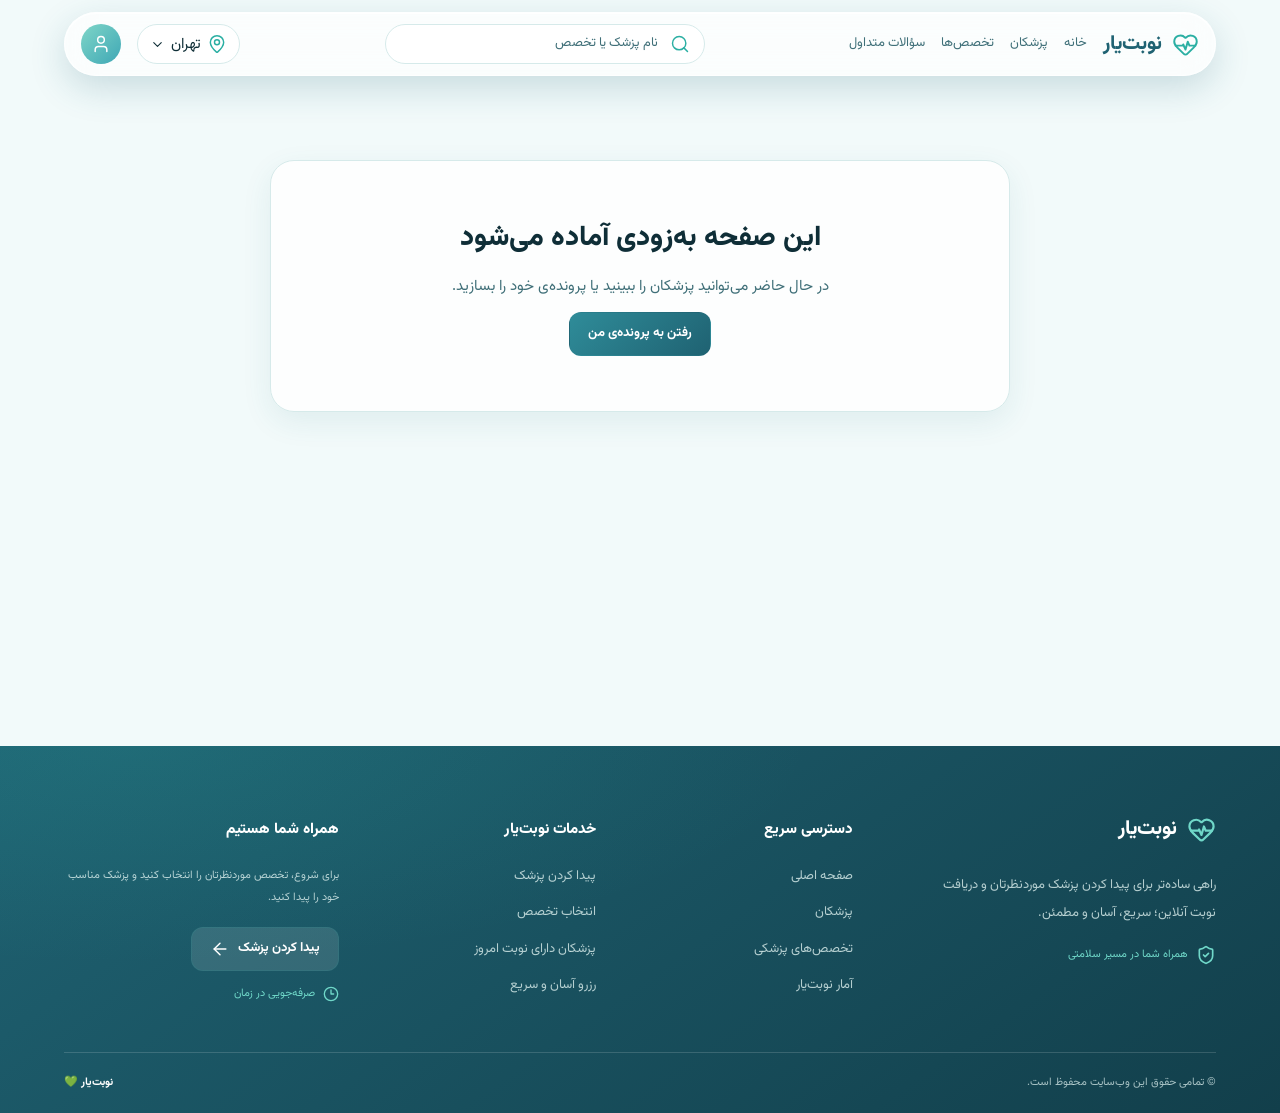
<file: index.html>
<!doctype html>
<html lang="fa" dir="rtl">
  <head>
    <meta charset="UTF-8" />
    <link rel="icon" type="image/svg+xml" href="/favicon.svg" />
    <meta name="viewport" content="width=device-width, initial-scale=1.0" />
    <title>نوبت‌یار | نوبت‌دهی آنلاین پزشکان</title>
    <script type="module" crossorigin src="/assets/index-CYgoFmiQ.js"></script>
    <link rel="stylesheet" crossorigin href="/assets/index-DaiJSNma.css">
  </head>
  <body>
    <div id="root"></div>
  </body>
</html>
</file>
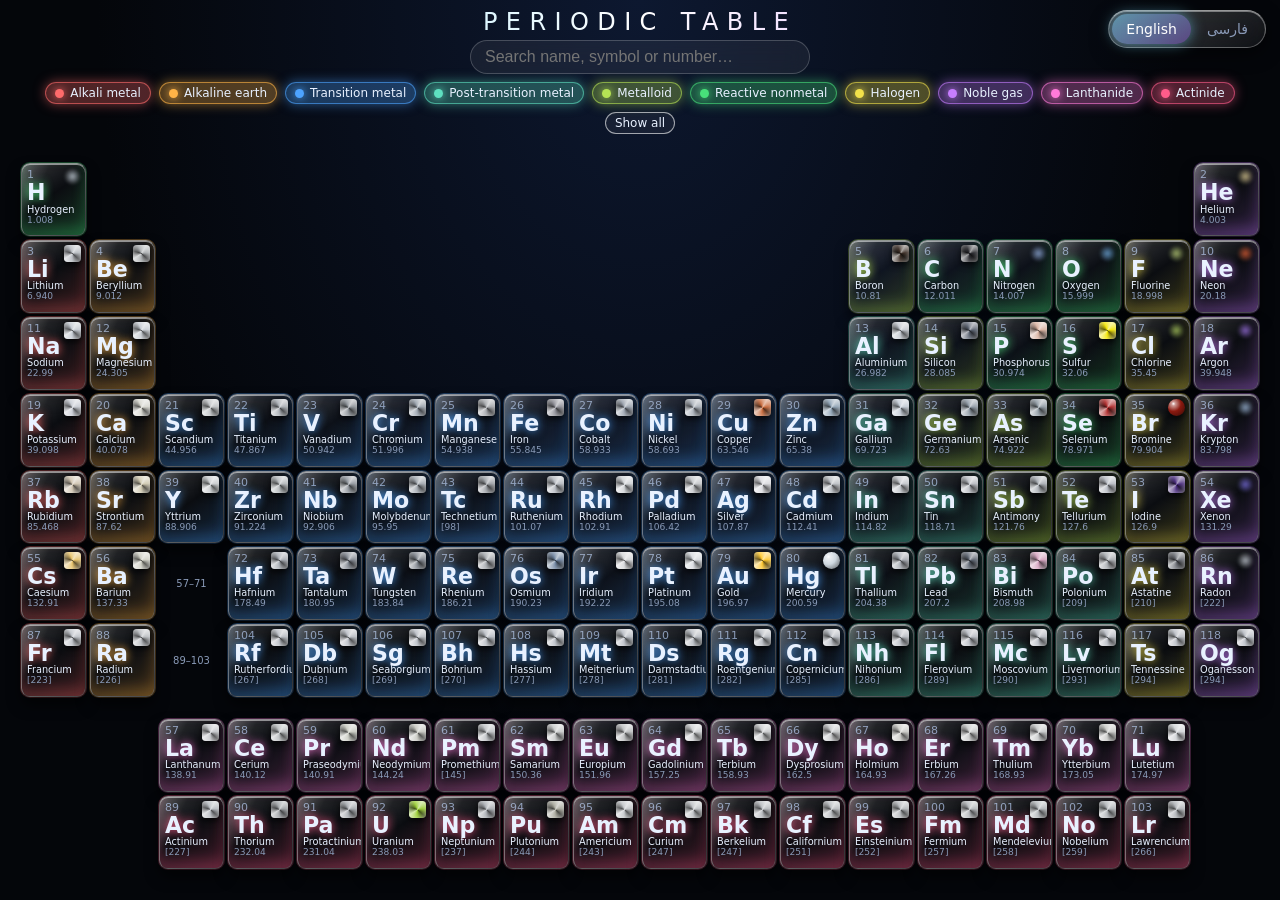
<file: periodic_table.html>
<!DOCTYPE html>
<html lang="en"><head><meta charset="utf-8">
<meta name="viewport" content="width=device-width,initial-scale=1,viewport-fit=cover">
<title>Interactive 3D Periodic Table</title>
<style>
:root{--bg:#04060a;--tx:#e8f1ff;--mu:#8a9bb8}
*{box-sizing:border-box;-webkit-tap-highlight-color:transparent}
html,body{margin:0;background:radial-gradient(ellipse at 50% 0,#0d1830 0,#04060a 60%) fixed;color:var(--tx);font-family:"Segoe UI",system-ui,sans-serif;min-height:100%}
header{padding:18px 14px 6px;text-align:center}
h1{margin:0;font-weight:200;letter-spacing:.35em;font-size:clamp(16px,3.4vw,30px);text-transform:uppercase;background:linear-gradient(90deg,#7df,#fff,#c8f);-webkit-background-clip:text;background-clip:text;color:transparent}
.sub{color:var(--mu);font-size:12px;margin-top:4px}
.bar{display:flex;gap:8px;justify-content:center;align-items:center;flex-wrap:wrap;padding:8px 12px}
input{background:rgba(255,255,255,.06);border:1px solid rgba(255,255,255,.2);border-radius:99px;padding:10px 16px;color:var(--tx);width:min(340px,92vw);font-size:16px;outline:none;backdrop-filter:blur(10px)}
input:focus{border-color:#7df;box-shadow:0 0 14px #7df6}
button{font:inherit;color:var(--tx);cursor:pointer}
.chip{background:rgba(255,255,255,.05);border:1px solid color-mix(in srgb,var(--c) 60%,transparent);border-radius:99px;padding:5px 11px;font-size:12px;display:flex;gap:6px;align-items:center}
.chip i{width:9px;height:9px;border-radius:50%;background:var(--c);box-shadow:0 0 8px var(--c)}
.chip.on{background:color-mix(in srgb,var(--c) 30%,transparent);box-shadow:0 0 12px color-mix(in srgb,var(--c) 50%,transparent)}
.chip.all{--c:#fff}
#wrap{overflow-x:auto;padding:14px 10px 40px;perspective:1400px;-webkit-overflow-scrolling:touch}
#table{display:grid;grid-template-columns:repeat(18,minmax(52px,1fr));grid-template-rows:repeat(7,auto) 14px repeat(2,auto);gap:5px;min-width:960px;max-width:1500px;margin:0 auto;transform-style:preserve-3d;transition:transform .3s ease-out}
.t{--c:#888;position:relative;aspect-ratio:1/1.12;border-radius:9px;padding:4px 5px;cursor:pointer;overflow:hidden;
background:linear-gradient(145deg,rgba(255,255,255,.2),rgba(255,255,255,.03) 45%,color-mix(in srgb,var(--c) 22%,transparent));
border:1px solid rgba(255,255,255,.22);border-top-color:rgba(255,255,255,.5);border-left-color:rgba(255,255,255,.38);
box-shadow:inset 0 1px 0 rgba(255,255,255,.5),inset 0 -8px 14px color-mix(in srgb,var(--c) 25%,transparent),0 8px 14px rgba(0,0,0,.6),0 0 0 1px color-mix(in srgb,var(--c) 30%,transparent);
backdrop-filter:blur(6px);transition:transform .2s,box-shadow .2s,opacity .3s,filter .3s;display:flex;flex-direction:column;text-align:center;color:var(--tx)}
.t::before{content:"";position:absolute;inset:0;background:linear-gradient(115deg,rgba(255,255,255,.35) 0,transparent 30%);pointer-events:none;opacity:.6}
.t:hover,.t:focus-visible{transform:translateZ(40px) scale(1.18);z-index:5;outline:none;box-shadow:inset 0 1px 0 #fff8,0 18px 30px #000,0 0 22px var(--c)}
.t .n{font-size:9px;text-align:left;color:var(--mu)}
.t .s{font-size:clamp(15px,1.7vw,22px);font-weight:600;line-height:1;text-shadow:0 0 10px var(--c)}
.t .nm{font-size:8px;white-space:nowrap;overflow:hidden;text-overflow:ellipsis}
.t .m{font-size:7.5px;color:var(--mu)}
.gem{width:46%;aspect-ratio:1;margin:1px auto;flex:none}
.t.dim{opacity:.1;filter:grayscale(1);pointer-events:none}
.t.hit{animation:pulse 1s 3;z-index:6}
@keyframes pulse{50%{transform:translateZ(50px) scale(1.3);box-shadow:0 0 36px #fff}}
.lab{display:flex;align-items:center;justify-content:center;font-size:10px;color:var(--mu)}
/* gem material styles */
.g-solid{border-radius:22%;background:conic-gradient(from 30deg,var(--l),var(--c),var(--d),var(--c),var(--l),var(--d),var(--c),var(--l));box-shadow:inset 0 0 6px #fff8,0 3px 6px #000a}
.g-liquid{border-radius:50%;background:radial-gradient(circle at 32% 28%,#fff 0,var(--l) 12%,var(--c) 45%,var(--d) 100%);box-shadow:0 3px 6px #000a}
.g-gas{border-radius:50%;background:radial-gradient(circle,color-mix(in srgb,var(--c) 70%,transparent) 0,transparent 70%);filter:blur(1.5px)}
#tip{position:fixed;z-index:50;pointer-events:none;background:rgba(10,16,30,.85);backdrop-filter:blur(12px);border:1px solid rgba(255,255,255,.25);border-radius:10px;padding:8px 11px;font-size:12px;opacity:0;transition:opacity .15s;max-width:210px}
/* viewer */
#v{position:fixed;inset:0;z-index:40;background:radial-gradient(ellipse at 30% 40%,color-mix(in srgb,var(--c) 35%,#04060a) 0,#020306 80%);background-color:#02030a;display:none;opacity:0;transition:opacity .45s;flex-direction:row}
#v.show{opacity:1}
#stage{flex:1.2;position:relative;perspective:900px;overflow:hidden;touch-action:none;cursor:grab;display:flex;align-items:center;justify-content:center;min-height:0}
#stage:active{cursor:grabbing}
#pan{transform-style:preserve-3d;position:relative;width:0;height:0}
#obj{transform-style:preserve-3d;position:absolute;left:0;top:0}
.f{position:absolute;left:calc(var(--s)/-2);top:calc(var(--s)/-2);width:var(--s);height:var(--s);backface-visibility:hidden;border:1px solid rgba(255,255,255,.3);
background:linear-gradient(var(--a,135deg),var(--l) 0,var(--c) 35%,var(--d) 65%,var(--c) 85%,var(--l) 100%);box-shadow:inset 0 0 40px #0006}
.f::after{content:"";position:absolute;inset:0;background:linear-gradient(120deg,transparent 30%,rgba(255,255,255,.35) 45%,transparent 60%)}
.sph{position:absolute;border-radius:50%;left:calc(var(--s)/-2);top:calc(var(--s)/-2);width:var(--s);height:var(--s);background:radial-gradient(circle at 32% 28%,#fff 0,var(--l) 10%,var(--c) 45%,var(--d) 100%);box-shadow:inset -20px -20px 50px #0008,0 0 60px color-mix(in srgb,var(--c) 40%,transparent)}
.pt{position:absolute;border-radius:50%;background:radial-gradient(circle,var(--l),transparent 70%)}
#shadow{position:absolute;bottom:12%;left:50%;width:240px;height:30px;margin-left:-120px;background:radial-gradient(ellipse,#0009,transparent 70%)}
#ctl{position:absolute;left:0;right:0;bottom:10px;display:flex;gap:8px;justify-content:center;flex-wrap:wrap;padding:0 8px}
.b{background:rgba(255,255,255,.08);border:1px solid rgba(255,255,255,.28);border-radius:99px;padding:9px 15px;backdrop-filter:blur(10px);font-size:13px}
.b:hover,.b:focus-visible{background:rgba(255,255,255,.2);outline:none}
#x{position:absolute;top:calc(10px + env(safe-area-inset-top));right:12px;z-index:3;width:44px;height:44px;padding:0;font-size:20px}
#note{position:absolute;top:12px;left:14px;font-size:11px;color:var(--mu);max-width:60%}
#info{flex:1;overflow-y:auto;padding:22px 20px 40px;background:linear-gradient(160deg,rgba(255,255,255,.1),rgba(255,255,255,.02));border-left:1px solid rgba(255,255,255,.2);backdrop-filter:blur(18px);min-width:0}
#info h2{margin:0;font-size:clamp(28px,4vw,46px);font-weight:300}
#info h2 b{color:var(--c);text-shadow:0 0 18px var(--c);margin-right:10px}
.cat{display:inline-block;margin:6px 0 10px;padding:3px 12px;border-radius:99px;border:1px solid var(--c);color:var(--c);font-size:12px}
.grid{display:grid;grid-template-columns:repeat(auto-fill,minmax(150px,1fr));gap:7px;margin:12px 0}
.k{background:rgba(255,255,255,.05);border:1px solid rgba(255,255,255,.12);border-radius:10px;padding:7px 10px}
.k small{display:block;color:var(--mu);font-size:10px;text-transform:uppercase;letter-spacing:.08em}
.k span{font-size:14px;word-break:break-word}
.k em{font-style:normal;color:#789;font-size:11px}
#info h3{margin:16px 0 4px;font-size:12px;letter-spacing:.14em;text-transform:uppercase;color:var(--c)}
#info p,#info li{font-size:14px;line-height:1.55;color:#cfdcf2;margin:4px 0}
#info ul{padding-left:18px;margin:4px 0}
.nav{display:flex;gap:8px;margin-top:18px}
@media(max-width:800px){
#v{flex-direction:column}#stage{flex:none;height:44vh}#info{flex:1;border-left:0;border-top:1px solid rgba(255,255,255,.2);padding:16px 14px 40px}
#table{min-width:0;grid-template-columns:repeat(18,40px);gap:3px}.t{padding:2px;border-radius:6px}.t .nm,.t .m,.gem{display:none}.t .s{font-size:14px;margin-top:2px}.t .n{font-size:7px}
#ctl .b{padding:7px 11px;font-size:12px}#note{display:none}}
@media(prefers-reduced-motion:reduce){*{animation:none!important;transition:none!important}}

/* ---- revision 2 overrides ---- */
#gl{position:absolute;inset:0;width:100%;height:100%;display:block;z-index:1}
#shadow{z-index:0}#ctl,#note{z-index:2}
.t:hover,.t:focus-visible{transform:none;border-color:var(--c);outline:none;background:linear-gradient(145deg,rgba(255,255,255,.34),rgba(255,255,255,.08) 45%,color-mix(in srgb,var(--c) 38%,transparent));box-shadow:inset 0 1px 0 #fff9,inset 0 -8px 14px color-mix(in srgb,var(--c) 35%,transparent),0 0 16px var(--c)}
@keyframes pulse{50%{box-shadow:0 0 26px 4px #fff;border-color:#fff}}
#tip{width:max-content;font-size:13px;line-height:1.5;padding:9px 13px;background:linear-gradient(145deg,rgba(255,255,255,.16),rgba(10,16,30,.88));box-shadow:0 10px 30px #000a}
.t.sm .m{display:none}.t.xs .gem{display:none}
#info p,#info li{font-size:16px}.k span{font-size:16px}.k small{font-size:12px}.k em{font-size:13px}#info h3{font-size:14px}.cat{font-size:14px}.b{font-size:14px}.grid{grid-template-columns:repeat(auto-fill,minmax(165px,1fr))}#note{font-size:12px}
@media(min-width:801px){html,body{height:100%;overflow:hidden}body{display:flex;flex-direction:column;height:100dvh}
header{padding:8px 14px 0}h1{font-size:clamp(14px,2.2vw,24px)}.sub{display:none}.bar{padding:4px 12px}.chip{padding:3px 9px;font-size:12px}input{padding:7px 14px}
#wrap{flex:1;min-height:0;overflow:hidden;padding:4px 14px 10px;perspective:none;display:flex;align-items:center;justify-content:center}
#table{margin:0;min-width:0;max-width:none;transform:none}
.t .n{font-size:max(7px,calc(var(--w)*.17))}.t .s{font-size:max(11px,calc(var(--w)*.34))}.t .nm{font-size:max(7px,calc(var(--w)*.15))}.t .m{font-size:max(7px,calc(var(--w)*.14))}
.gem{flex:1 1 0;min-height:0;width:auto;aspect-ratio:1;max-width:60%;align-self:center}}
#wrap{perspective:none}#table{transform:none!important}
.t.xs .nm{display:none}.t.sm .m{display:block!important}.t .m{line-height:1.15;white-space:nowrap}@media(max-width:800px){.t .m{display:block!important;font-size:6.5px;letter-spacing:-.2px}}
@media(min-width:801px){.t .gem{position:absolute;top:4px;right:4px;width:27%;max-width:none;flex:none;min-height:0;margin:0}}

/* ---- language switch + RTL ---- */
#lang{position:fixed;top:10px;inset-inline-end:14px;z-index:30;display:flex;padding:3px;gap:2px;border-radius:99px;background:linear-gradient(145deg,rgba(255,255,255,.22),rgba(255,255,255,.05));border:1px solid rgba(255,255,255,.3);border-top-color:rgba(255,255,255,.55);backdrop-filter:blur(12px);box-shadow:inset 0 1px 0 rgba(255,255,255,.4),0 6px 18px rgba(0,0,0,.55)}
#lang button{border:0;background:transparent;border-radius:99px;padding:6px 14px;font-size:14px;line-height:1.3;color:var(--mu);transition:.25s}
#lang button[aria-pressed=true]{color:#fff;background:linear-gradient(145deg,rgba(125,221,255,.55),rgba(170,120,255,.42));box-shadow:0 0 14px #7df8}
#lang button:focus-visible{outline:2px solid #7df}
@media(max-width:800px){header{padding-top:52px}#lang{top:8px}}

html[dir=rtl] h1,html[dir=rtl] .k small,html[dir=rtl] #info h3{letter-spacing:0}
html[dir=rtl] #table{direction:ltr}
html[dir=rtl] #info p,html[dir=rtl] #info li{line-height:1.95}
html[dir=rtl] #info ul{padding-left:0;padding-right:20px}
html[dir=rtl] #info h2 b{margin-right:0;margin-left:10px}
html[dir=rtl] #x{right:auto;left:12px}html[dir=rtl] #note{left:auto;right:14px}
@media(min-width:801px){html[dir=rtl] #v{flex-direction:row-reverse}html[lang=fa] .t .nm{font-size:max(8.5px,calc(var(--w)*.16))}}

/* ---- Persian typography: embedded Vazirmatn (OFL), fully offline ---- */
@font-face{font-family:VzFa;font-weight:100 500;src:url([data-uri]) format('woff');unicode-range:U+0020-007E,U+00A0-00FF,U+0600-06FF,U+0750-077F,U+200C-200F,U+2010-2027,U+2066-2069,U+2070-209F,U+2212,U+2022,U+2026,U+FB50-FDFF,U+FE70-FEFF;font-display:swap}
@font-face{font-family:VzFa;font-weight:600 900;src:url([data-uri]) format('woff');unicode-range:U+0020-007E,U+00A0-00FF,U+0600-06FF,U+0750-077F,U+200C-200F,U+2010-2027,U+2066-2069,U+2070-209F,U+2212,U+2022,U+2026,U+FB50-FDFF,U+FE70-FEFF;font-display:swap}
#wrap{direction:ltr}
html[lang=fa] body,html[lang=fa] button,html[lang=fa] input{font-family:VzFa,"Segoe UI",system-ui,sans-serif}
html[lang=fa] #info p,html[lang=fa] #info li{font-size:17px}
html[lang=fa] .k small{font-size:13px}
html[lang=fa] #info h2{font-weight:400}
</style></head><body>
<div id="lang" role="group" aria-label="Language / زبان"><button data-l="en" aria-pressed="true">English</button><button data-l="fa" aria-pressed="false">فارسی</button></div>
<header><h1 id="h1">Periodic Table</h1><div class="sub" id="sub">118 elements · click a tile to inspect · procedural 3D samples, fully offline</div></header>
<div class="bar"><input id="q" type="search" placeholder="Search name, symbol or number…" aria-label="Search elements" autocomplete="off"></div>
<div class="bar" id="leg" role="group" aria-label="Category filters"></div>
<div id="wrap"><div id="table"></div></div>
<div id="tip"></div>
<div id="v" role="dialog" aria-modal="true" aria-label="Element viewer">
<div id="stage"><div id="note">Procedural 3D specimen — drag to rotate · scroll/pinch to zoom · shift-drag to pan</div>
<canvas id="gl" aria-label="Interactive 3D model of the element"></canvas><div id="shadow"></div>
<button class="b" id="x" aria-label="Close viewer">✕</button>
<div id="ctl"><button class="b" id="pv" aria-label="Previous element">◀ Prev</button><button class="b" id="rs" aria-label="Reset view">⟲ Reset</button><button class="b" id="zi" aria-label="Zoom in">＋</button><button class="b" id="zo" aria-label="Zoom out">－</button><button class="b" id="nx" aria-label="Next element">Next ▶</button><button class="b" id="lg3" aria-label="Language / زبان">فارسی</button></div></div>
<div id="info" tabindex="0"></div></div>
<script>
// Data: symbol,name,atomic mass (mass number of longest-lived isotope if in [brackets] style i.e. no standard weight),electronegativity (Pauling),density g/cm3 (solids/liquids near 20°C, gases at 0°C 1atm),melting K,boiling K,year (0=known since antiquity)
const RAW=`H,Hydrogen,1.008,2.20,.0000899,13.99,20.27,1766
He,Helium,4.0026,,.0001785,,4.22,1895
Li,Lithium,6.94,0.98,0.534,453.65,1615,1817
Be,Beryllium,9.0122,1.57,1.85,1560,2742,1798
B,Boron,10.81,2.04,2.34,2349,4200,1808
C,Carbon,12.011,2.55,2.267,3823,4098,0
N,Nitrogen,14.007,3.04,.0012506,63.15,77.36,1772
O,Oxygen,15.999,3.44,.001429,54.36,90.20,1774
F,Fluorine,18.998,3.98,.001696,53.53,85.03,1886
Ne,Neon,20.180,,.0008999,24.56,27.07,1898
Na,Sodium,22.990,0.93,0.971,370.87,1156,1807
Mg,Magnesium,24.305,1.31,1.738,923,1363,1755
Al,Aluminium,26.982,1.61,2.70,933.47,2792,1825
Si,Silicon,28.085,1.90,2.329,1687,3538,1824
P,Phosphorus,30.974,2.19,1.82,317.3,553,1669
S,Sulfur,32.06,2.58,2.067,388.36,717.8,0
Cl,Chlorine,35.45,3.16,.003214,171.6,239.11,1774
Ar,Argon,39.948,,.0017837,83.8,87.3,1894
K,Potassium,39.098,0.82,0.862,336.53,1032,1807
Ca,Calcium,40.078,1.00,1.55,1115,1757,1808
Sc,Scandium,44.956,1.36,2.989,1814,3109,1879
Ti,Titanium,47.867,1.54,4.54,1941,3560,1791
V,Vanadium,50.942,1.63,6.11,2183,3680,1801
Cr,Chromium,51.996,1.66,7.15,2180,2944,1797
Mn,Manganese,54.938,1.55,7.44,1519,2334,1774
Fe,Iron,55.845,1.83,7.874,1811,3134,0
Co,Cobalt,58.933,1.88,8.86,1768,3200,1735
Ni,Nickel,58.693,1.91,8.912,1728,3186,1751
Cu,Copper,63.546,1.90,8.96,1357.77,2835,0
Zn,Zinc,65.38,1.65,7.134,692.68,1180,1746
Ga,Gallium,69.723,1.81,5.907,302.91,2477,1875
Ge,Germanium,72.630,2.01,5.323,1211.4,3106,1886
As,Arsenic,74.922,2.18,5.776,,887,0
Se,Selenium,78.971,2.55,4.809,494,958,1817
Br,Bromine,79.904,2.96,3.122,265.8,332,1826
Kr,Krypton,83.798,3.00,.003733,115.79,119.93,1898
Rb,Rubidium,85.468,0.82,1.532,312.46,961,1861
Sr,Strontium,87.62,0.95,2.64,1050,1655,1790
Y,Yttrium,88.906,1.22,4.469,1799,3609,1794
Zr,Zirconium,91.224,1.33,6.506,2128,4682,1789
Nb,Niobium,92.906,1.6,8.57,2750,5017,1801
Mo,Molybdenum,95.95,2.16,10.22,2896,4912,1781
Tc,Technetium,98,1.9,11.5,2430,4538,1937
Ru,Ruthenium,101.07,2.2,12.37,2607,4423,1844
Rh,Rhodium,102.91,2.28,12.41,2237,3968,1803
Pd,Palladium,106.42,2.20,12.02,1828.05,3236,1803
Ag,Silver,107.87,1.93,10.501,1234.93,2435,0
Cd,Cadmium,112.41,1.69,8.69,594.22,1040,1817
In,Indium,114.82,1.78,7.31,429.75,2345,1863
Sn,Tin,118.71,1.96,7.287,505.08,2875,0
Sb,Antimony,121.76,2.05,6.685,903.78,1860,0
Te,Tellurium,127.60,2.1,6.232,722.66,1261,1782
I,Iodine,126.90,2.66,4.93,386.85,457.4,1811
Xe,Xenon,131.29,2.6,.005887,161.4,165.05,1898
Cs,Caesium,132.91,0.79,1.873,301.59,944,1860
Ba,Barium,137.33,0.89,3.594,1000,2118,1808
La,Lanthanum,138.91,1.10,6.145,1193,3737,1839
Ce,Cerium,140.12,1.12,6.77,1068,3716,1803
Pr,Praseodymium,140.91,1.13,6.773,1208,3793,1885
Nd,Neodymium,144.24,1.14,7.007,1297,3347,1885
Pm,Promethium,145,1.13,7.26,1315,3273,1945
Sm,Samarium,150.36,1.17,7.52,1345,2067,1879
Eu,Europium,151.96,1.2,5.243,1099,1802,1901
Gd,Gadolinium,157.25,1.2,7.895,1585,3546,1880
Tb,Terbium,158.93,1.1,8.229,1629,3503,1843
Dy,Dysprosium,162.50,1.22,8.55,1680,2840,1886
Ho,Holmium,164.93,1.23,8.795,1734,2993,1878
Er,Erbium,167.26,1.24,9.066,1802,3141,1842
Tm,Thulium,168.93,1.25,9.321,1818,2223,1879
Yb,Ytterbium,173.05,1.1,6.965,1097,1469,1878
Lu,Lutetium,174.97,1.27,9.84,1925,3675,1907
Hf,Hafnium,178.49,1.3,13.31,2506,4876,1923
Ta,Tantalum,180.95,1.5,16.654,3290,5731,1802
W,Tungsten,183.84,2.36,19.25,3695,5828,1783
Re,Rhenium,186.21,1.9,21.02,3459,5869,1925
Os,Osmium,190.23,2.2,22.59,3306,5285,1803
Ir,Iridium,192.22,2.2,22.56,2719,4701,1803
Pt,Platinum,195.08,2.28,21.45,2041.4,4098,1735
Au,Gold,196.97,2.54,19.282,1337.33,3129,0
Hg,Mercury,200.59,2.00,13.534,234.32,629.88,0
Tl,Thallium,204.38,1.62,11.85,577,1746,1861
Pb,Lead,207.2,2.33,11.34,600.61,2022,0
Bi,Bismuth,208.98,2.02,9.78,544.4,1837,0
Po,Polonium,209,2.0,9.196,527,1235,1898
At,Astatine,210,2.2,,575,,1940
Rn,Radon,222,2.2,.00973,202,211.3,1900
Fr,Francium,223,0.79,,300,,1939
Ra,Radium,226,0.9,5.5,973,2010,1898
Ac,Actinium,227,1.1,10.07,1323,3471,1899
Th,Thorium,232.04,1.3,11.72,2023,5061,1829
Pa,Protactinium,231.04,1.5,15.37,1841,4300,1913
U,Uranium,238.03,1.38,19.05,1405.3,4404,1789
Np,Neptunium,237,1.36,20.45,912,4273,1940
Pu,Plutonium,244,1.28,19.84,912.5,3501,1940
Am,Americium,243,1.13,13.69,1449,2880,1944
Cm,Curium,247,1.28,13.51,1613,3383,1944
Bk,Berkelium,247,1.3,14.78,1259,,1949
Cf,Californium,251,1.3,15.1,1173,,1950
Es,Einsteinium,252,1.3,8.84,1133,,1952
Fm,Fermium,257,1.3,,1800,,1952
Md,Mendelevium,258,1.3,,1100,,1955
No,Nobelium,259,1.3,,1100,,1958
Lr,Lawrencium,266,1.3,,1900,,1961
Rf,Rutherfordium,267,,,,,1969
Db,Dubnium,268,,,,,1970
Sg,Seaborgium,269,,,,,1974
Bh,Bohrium,270,,,,,1981
Hs,Hassium,277,,,,,1984
Mt,Meitnerium,278,,,,,1982
Ds,Darmstadtium,281,,,,,1994
Rg,Roentgenium,282,,,,,1994
Cn,Copernicium,285,,,,,1996
Nh,Nihonium,286,,,,,2003
Fl,Flerovium,289,,,,,1998
Mc,Moscovium,290,,,,,2003
Lv,Livermorium,293,,,,,2000
Ts,Tennessine,294,,,,,2010
Og,Oganesson,294,,,,,2002`;
const NUM=s=>s===''?null:+s;
const E=RAW.split('\n').map((r,i)=>{const a=r.split(',');return{z:i+1,sym:a[0],name:a[1],mass:+a[2],en:NUM(a[3]),d:NUM(a[4]),mp:NUM(a[5]),bp:NUM(a[6]),yr:+a[7]}});
const CATS={alk:['Alkali metal','#ff6b6b'],ae:['Alkaline earth','#ffb347'],tm:['Transition metal','#4da3ff'],pt:['Post-transition metal','#5ee0c0'],md:['Metalloid','#b6e354'],nm:['Reactive nonmetal','#48e07a'],hal:['Halogen','#f2e14a'],ng:['Noble gas','#c77dff'],ln:['Lanthanide','#ff7ad9'],ac:['Actinide','#ff5c8a']};
const S=(...a)=>a;const has=(l,z)=>l.includes(z);
function cat(z){if(has([3,11,19,37,55,87],z))return'alk';if(has([4,12,20,38,56,88],z))return'ae';if(z>=57&&z<=71)return'ln';if(z>=89&&z<=103)return'ac';if(has([2,10,18,36,54,86,118],z))return'ng';if(has([9,17,35,53,85,117],z))return'hal';if(has([5,14,32,33,51,52],z))return'md';if(has([1,6,7,8,15,16,34],z))return'nm';if(has([13,31,49,50,81,82,83,84,113,114,115,116],z))return'pt';return'tm'}
function pos(z){const P=[2,10,18,36,54,86,118],p=P.findIndex(x=>z<=x)+1,s=p==1?0:P[p-2],i=z-s-1;let c,r=p;
if(p==1)c=i?18:1;else if(p<4)c=i<2?i+1:i+11;else if(p<6)c=i+1;
else{const b=p==6?54:86;if(z-b<=2)c=z-b;else if(z-b<=17){r=p+3;c=z-b-2+2}else c=z-b-14}
return{r,c,p}}
if(0)0;
E.forEach(e=>{const q=pos(e.z);e.cat=cat(e.z);e.row=q.r;e.col=q.c;e.per=q.p;
const f=e.cat==='ln'||e.cat==='ac';
if(f){e.row=e.per+3;e.col=e.z-(e.per==6?57:89)+3;e.grp=e.z==71||e.z==103?3:'—'}else e.grp=e.col;
e.blk=f&&e.z!=71&&e.z!=103?'f':(e.col<=2||e.z==2)?'s':e.col>=13?'p':'d';
e.neu=Math.round(e.mass)-e.z;e.rad=e.z>=84||e.z==43||e.z==61;
// state at 298 K
const m=e.mp,b=e.bp;e.st=e.z>=104?'Unknown':(b&&b<298)?'Gas':(m&&m<298&&b&&b>298)?'Liquid':(m||b)?'Solid':'Unknown'});
// fix period 6/7 f-block row mapping (rows 9,10 are lanthanide/actinide rows)
E.forEach(e=>{if(e.cat==='ln')e.row=9;if(e.cat==='ac')e.row=10;});
// electron configuration
const ORD='1s 2s 2p 3s 3p 4s 3d 4p 5s 4d 5p 6s 4f 5d 6p 7s 5f 6d 7p'.split(' '),CAP={s:2,p:6,d:10,f:14};
const NOB=[[2,'He',1],[10,'Ne',3],[18,'Ar',5],[36,'Kr',8],[54,'Xe',11],[86,'Rn',15]];
const EXC={24:'[Ar] 3d5 4s1',29:'[Ar] 3d10 4s1',41:'[Kr] 4d4 5s1',42:'[Kr] 4d5 5s1',44:'[Kr] 4d7 5s1',45:'[Kr] 4d8 5s1',46:'[Kr] 4d10',47:'[Kr] 4d10 5s1',57:'[Xe] 5d1 6s2',58:'[Xe] 4f1 5d1 6s2',64:'[Xe] 4f7 5d1 6s2',78:'[Xe] 4f14 5d9 6s1',79:'[Xe] 4f14 5d10 6s1',89:'[Rn] 6d1 7s2',90:'[Rn] 6d2 7s2',91:'[Rn] 5f2 6d1 7s2',92:'[Rn] 5f3 6d1 7s2',93:'[Rn] 5f4 6d1 7s2',96:'[Rn] 5f7 6d1 7s2',103:'[Rn] 5f14 7s2 7p1'};
function econf(z){if(EXC[z])return EXC[z];let n=z,out=[],core=null;for(const x of NOB)if(x[0]<z)core=x;let skip=core?core[2]:0;
ORD.forEach((o,i)=>{if(n<=0)return;const k=Math.min(n,CAP[o[1]]);n-=k;if(i>=skip)out.push(o+k)});return(core?'['+core[1]+'] ':'')+out.join(' ')}
// colours (base,light,dark)
const COL={Au:'#ffc82e',Cu:'#c8693a',S:'#f4e600',Fe:'#8e8e96',Hg:'#cfd8e0',C:'#2b2b30',Si:'#5a6270',Na:'#c5cbd3',U:'#9acd32',Cl:'#c6e86a',O:'#7fc4ff',He:'#ffe9a8',Ag:'#dcdce0',Br:'#8b1a10',I:'#4b2d7f',P:'#d9b2a0',Cr:'#9aa3ad',Ni:'#a9b0b8',Zn:'#8fa3b5',Pb:'#5c6470',Sn:'#b9bcc2',Co:'#9ba3ae',Ti:'#a8adb3',Al:'#c4c9d0',B:'#3a2c24',Li:'#b8bcc2',Os:'#6f84a0',Ru:'#b5b9c0',Pt:'#d8dbe0',Bi:'#d6a4c0',F:'#d8f08a',Ne:'#ff6a3a',Ar:'#b080ff',Kr:'#b9d8ff',Xe:'#8a7dff',N:'#a9c8ff',H:'#e8f4ff',Cs:'#e8c36a',Rb:'#d0c4b0',Se:'#b02a2a',As:'#8f9aa3',Mn:'#a4a6aa',W:'#7e848c',Mo:'#a0a6ad',Ga:'#c4ccd6',Ge:'#8f9aa5',Te:'#b8bcc4',Ca:'#d8d8d0',Mg:'#c7ccd2',K:'#c8ccd4',Ba:'#cfcfc4',Sr:'#d0c9b0',Be:'#a9adaf',Sc:'#bfc2c4',V:'#8d9399',Y:'#c9ccce',Zr:'#b4b8bb',Nb:'#8f959c',Tc:'#9a9ea3',Rh:'#d0d3d6',Pd:'#c6c8cb',Cd:'#bdc1c6',In:'#c3c6cb',Sb:'#a9aeb4',La:'#c5c8cb',Ce:'#b9bcbe',Pr:'#c9cbc2',Nd:'#c6c7c0',Pm:'#bfc2c5',Sm:'#c8caca',Eu:'#bdbfc0',Gd:'#cfd1d3',Tb:'#c9cbcd',Dy:'#c7c9cb',Ho:'#cbcbc7',Er:'#c8c9c9',Tm:'#c7c9ca',Yb:'#c9cac8',Lu:'#d0d3d6',Hf:'#a6abb2',Ta:'#7f858e',Re:'#a2a6ab',Ir:'#d6d8da',Tl:'#a7acb3',Po:'#a9adb1',At:'#6b6e75',Rn:'#e6edf7',Fr:'#bfc3c9',Ra:'#b9bcc0',Ac:'#b8bcc2',Th:'#9ea1a5',Pa:'#a5a9ae',Np:'#a9adb2',Pu:'#a8a79b',Am:'#c3c6c9',Cm:'#bfc2c6',Bk:'#b7babe',Cf:'#b8bbbf',Es:'#b5b8bc',Fm:'#b4b7bb',Md:'#b2b5b9',No:'#b0b3b7',Lr:'#aeb1b5',Rf:'#b9bdc4',Db:'#b9bdc4',Sg:'#b9bdc4',Bh:'#b9bdc4',Hs:'#b9bdc4',Mt:'#b9bdc4',Ds:'#b9bdc4',Rg:'#b9bdc4',Cn:'#b9bdc4',Nh:'#b9bdc4',Fl:'#b9bdc4',Mc:'#b9bdc4',Lv:'#b9bdc4',Ts:'#b9bdc4',Og:'#b9bdc4'};
const sh=(h,k)=>'#'+[1,3,5].map(i=>{let v=parseInt(h.substr(i,2),16);v=k>0?v+(255-v)*k:v*(1+k);return Math.round(Math.max(0,Math.min(255,v))).toString(16).padStart(2,'0')}).join('');
E.forEach(e=>{e.c=COL[e.sym]||CATS[e.cat][1];e.l=sh(e.c,.55);e.dk=sh(e.c,-.6)});
// descriptions
const NOTE={
Au:['Gold is chemically very unreactive: its filled-in 5d shell and relativistic effects keep it from bonding with oxygen, so it does not tarnish.','Electronics contacts, jewellery, currency reserves, dentistry','Its yellow colour is partly caused by relativistic effects on its electrons.','+1, +3'],
C:['Carbon forms four strong bonds and long chains, so it is the backbone of life. Same atoms, different structures: soft graphite, hard diamond.','Steel, fuels, plastics, graphite, diamonds, all organic chemistry','Diamond and graphite are allotropes of carbon.','−4, +2, +4'],
Hg:['Mercury is liquid at room temperature because its tightly held 6s electrons bond only weakly between atoms.','Thermometers (largely phased out), lamps, dental amalgam (declining)','It is toxic; the only metal that is liquid under standard conditions.','+1, +2'],
He:['Helium is the lightest noble gas: it has a full shell, does not react, and stays gaseous down to 4 K.','Cryogenics, MRI magnets, balloons, leak detection','It has no melting point at normal pressure — it only freezes under pressure.','0'],
O:['Oxygen is a very electronegative gas that powers respiration and combustion.','Breathing, steelmaking, water treatment, rocket oxidiser','Oxygen makes up roughly a fifth of the atmosphere by volume.','−2 (common), −1, +2'],
Fe:['Iron is the core of Earth and the most-used metal; alloyed with carbon it becomes steel.','Steel, construction, machinery, haemoglobin in blood','Iron-56 is among the most tightly bound nuclei.','+2, +3'],
Cu:['Copper conducts electricity and heat very well and is one of the few coloured metals.','Wiring, plumbing, motors, coins, alloys (bronze, brass)','Copper surfaces can kill many microbes.','+1, +2'],
S:['Sulfur is a bright yellow solid that forms rings of eight atoms (S₈).','Sulfuric acid, fertilisers, vulcanised rubber, matches','It has many allotropes and often forms near volcanoes.','−2, +4, +6'],
Si:['Silicon is a semiconductor with a diamond-like crystal lattice.','Microchips, solar cells, glass, silicones','It is the second most abundant element in Earth\'s crust.','+4, −4'],
Na:['Sodium is a soft, silvery metal that reacts violently with water.','Table salt (NaCl), street lamps, soap, cooling in some reactors','It is soft enough to cut with a knife.','+1'],
Cl:['Chlorine is a pale yellow-green toxic gas that readily takes an electron.','Water disinfection, PVC, bleach, medicines','Chlorine bonds with sodium to give common salt.','−1, +1, +3, +5, +7'],
U:['Uranium is a dense, radioactive metal whose U-235 can sustain nuclear fission.','Nuclear power, naval reactors, dense shielding','It is a source of heat inside Earth via radioactive decay.','+4, +6']};
const GEN={alk:'An alkali metal: soft, very reactive, has one outer electron it readily loses.',ae:'An alkaline-earth metal: fairly reactive with two outer s electrons.',tm:'A transition metal: has partly filled d orbitals, giving strong metals and many colourful compounds.',pt:'A post-transition metal: soft, relatively low melting metal.',md:'A metalloid, with properties between metals and nonmetals.',nm:'A nonmetal that forms covalent bonds.',hal:'A halogen: one electron short of a full shell, so highly reactive.',ng:'A noble gas with a full outer shell, so it is usually unreactive.',ln:'A lanthanide: a rare-earth metal with 4f electrons and very similar chemistry to its neighbours.',ac:'An actinide: radioactive, with 5f electrons.'};
const $=s=>document.querySelector(s),T=$('#table');
const fK=k=>k==null?'<em>unknown / not available</em>':k.toFixed(k<100?1:0).replace(/\.0$/,'')+' K <em>('+(k-273.15).toFixed(0)+' °C)</em>';
const mass=e=>e.mass<10?e.mass.toFixed(3):(e.z>=84&&!['Th','U','Pa'].includes(e.sym)||['Tc','Pm'].includes(e.sym))?'['+e.mass+']':String(e.mass);
const isMN=e=>mass(e)[0]=='[';
// build table
const active=new Set(Object.keys(CATS));let qs='';
function gem(e){return`<div class="gem g-${e.st=='Gas'?'gas':e.st=='Liquid'?'liquid':'solid'}" style="--c:${e.c};--l:${e.l};--d:${e.dk}"></div>`}
E.forEach(e=>{const b=document.createElement('button');b.className='t';b.dataset.z=e.z;b.style.cssText=`--c:${CATS[e.cat][1]};grid-row:${e.row};grid-column:${e.col}`;
b.setAttribute('aria-label',`${e.name}, atomic number ${e.z}`);
b.innerHTML=`<span class="n">${e.z}</span>${gem(e)}<span class="s">${e.sym}</span><span class="nm">${e.name}</span><span class="m">${mass(e)}</span>`;
b.onclick=()=>openV(e.z);
b.onmousemove=ev=>tip(ev,e);b.onmouseleave=()=>$('#tip').style.opacity=0;e.el=b;T.appendChild(b)});
[['57–71',6,3],['89–103',7,3]].forEach(a=>{const d=document.createElement('div');d.className='lab';d.textContent=a[0];d.style.cssText=`grid-row:${a[1]};grid-column:${a[2]}`;T.appendChild(d)});
// legend
const L=$('#leg');function chip(k,n,c){const b=document.createElement('button');b.className='chip'+(k?' on':' all');b.style.setProperty('--c',c);b.innerHTML=(k?'<i></i>':'')+n;b.dataset.k=k||'';L.appendChild(b);return b}
Object.entries(CATS).forEach(([k,v])=>chip(k,v[0],v[1]));chip('','Show all','#fff');
L.onclick=ev=>{const b=ev.target.closest('.chip');if(!b)return;const k=b.dataset.k;if(!k){Object.keys(CATS).forEach(x=>active.add(x));$('#q').value='';qs=''}else{if(active.size==10){active.clear();active.add(k)}else active.has(k)?active.delete(k):active.add(k);if(!active.size)Object.keys(CATS).forEach(x=>active.add(x))}apply()};
function match(e){if(!qs)return true;return e.name.toLowerCase().includes(qs)||e.sym.toLowerCase()==qs||String(e.z)==qs}
function apply(){L.querySelectorAll('.chip[data-k]:not(.all)').forEach(b=>b.classList.toggle('on',b.dataset.k&&active.has(b.dataset.k)));
let first=null;E.forEach(e=>{const ok=active.has(e.cat)&&match(e);e.el.classList.toggle('dim',!ok);e.el.classList.remove('hit');if(ok&&qs){e.el.classList.add('hit');first=first||e}});
if(first&&qs&&innerWidth<=800)first.el.scrollIntoView({block:'center',inline:'center',behavior:'smooth'});return first}
$('#q').oninput=ev=>{qs=ev.target.value.trim().toLowerCase();apply()};
$('#q').onkeydown=ev=>{if(ev.key=='Enter'){const f=E.find(e=>active.has(e.cat)&&match(e));if(f&&qs)openV(f.z)}};
// subtle table tilt (desktop only)
// viewer
let cur=1,rx=-20,ry=30,zm=1,px=0,py=0,auto=true,raf=0;const V=$('#v'),O={};
function loop(){if(auto)ry+=.35;draw();raf=requestAnimationFrame(loop)}
const row=(k,v,x)=>`<div class="k"><small>${k}</small><span>${v}</span>${x?'<br><em>'+x+'</em>':''}</div>`;
function fill(e){const n=NOTE[e.sym];const des=n?n[0]:`${e.name} — ${GEN[e.cat]}`+(e.z>=104?' Only a few atoms have ever been made; most properties are unmeasured.':'');
$('#info').style.setProperty('--c',e.c);
const nsd=e.d==null?'<em>unknown / not available</em>':(e.d<.01?e.d+' g/cm³ <em>(gas, 0 °C, 1 atm ≈ '+(e.d*1000).toPrecision(3)+' g/L)</em>':e.d+' g/cm³');
$('#info').innerHTML=`<h2><b>${e.sym}</b>${e.name}</h2><span class="cat" style="--c:${CATS[e.cat][1]}">${CATS[e.cat][0]}</span>
<div class="grid">${row('Atomic number',e.z)}${row('Atomic mass',mass(e)+' u',isMN(e)?'Mass number of a long-lived isotope (no standard weight)':'Standard atomic weight')}
${row('Group',e.grp,e.grp=='—'?'f-block, no group number':e.z==71||e.z==103?'Placement varies by convention':'')}${row('Period',e.per)}${row('Block',e.blk+'-block')}
${row('Protons',e.z)}${row('Electrons (neutral)',e.z)}${row('Neutrons',e.neu,'for mass number '+Math.round(e.mass)+(isMN(e)?' (radioactive)':' (most common isotope; others exist)'))}
${row('Electron configuration',econf(e.z),e.z>=104?'Predicted/assumed, not measured':EXC[e.z]?'Exception to Madelung rule':'')}
${row('Electronegativity',e.en!=null?e.en+' (Pauling)':'<em>unknown / not applicable</em>')}${row('Oxidation states',n?n[3]:'<em>not listed in this build</em>')}
${row('Density',nsd)}${row('Melting point',fK(e.mp),e.sym=='He'?'Does not solidify at 1 atm':e.sym=='As'?'Sublimes at 1 atm':'')}${row('Boiling point',fK(e.bp),e.sym=='As'?'Sublimation point':'')}
${row('State at 25 °C',e.st,e.z>=104?'Not established':'')}${row('Discovered',e.yr?e.yr:'Known since antiquity',e.yr?'Discoverer: not listed in this build':'No single discoverer')}</div>
<h3>What makes it interesting</h3><p>${des}</p>${n?`<h3>Uses</h3><ul><li>${n[1]}</li></ul><h3>Fun fact</h3><p>${n[2]}</p>`:''}
<div class="nav"><button class="b" onclick="go(-1)">◀ ${E[(e.z+116)%118].name}</button><button class="b" onclick="go(1)">${E[e.z%118].name} ▶</button></div>`}
function openV(z){cur=z;const e=E[z-1];build(e);fill(e);reset();V.style.display='flex';requestAnimationFrame(()=>V.classList.add('show'));$('#info').scrollTop=0;if(!raf)loop();$('#x').focus();document.body.style.overflow='hidden'}
function closeV(){V.classList.remove('show');cancelAnimationFrame(raf);raf=0;setTimeout(()=>{if(!V.classList.contains('show')){V.style.display='none';freeMesh()}},450);document.body.style.overflow='';E[cur-1].el.focus({preventScroll:true})}
function go(d){cur=(cur-1+d+118)%118+1;const e=E[cur-1];build(e);fill(e);reset();$('#info').scrollTop=0}
function reset(){rx=-20;ry=30;zm=1;px=py=0;auto=true}
$('#x').onclick=closeV;$('#pv').onclick=()=>go(-1);$('#nx').onclick=()=>go(1);$('#rs').onclick=reset;
$('#zi').onclick=()=>zm=Math.min(4,zm*1.2);$('#zo').onclick=()=>zm=Math.max(.3,zm/1.2);
document.addEventListener('keydown',ev=>{if(V.style.display!='flex')return;if(ev.key=='Escape')closeV();if(ev.key=='ArrowRight'&&ev.target.tagName!='INPUT')go(1);if(ev.key=='ArrowLeft')go(-1)});
// pointer controls: drag rotate, shift/right-drag pan, wheel + pinch zoom
const stg=$('#stage'),P=new Map();let pd=0;
stg.addEventListener('pointerdown',ev=>{if(ev.target.closest('button'))return;stg.setPointerCapture(ev.pointerId);P.set(ev.pointerId,ev);auto=false;if(P.size==2){const [a,b]=[...P.values()];pd=Math.hypot(a.clientX-b.clientX,a.clientY-b.clientY)}});
stg.addEventListener('pointermove',ev=>{if(!P.has(ev.pointerId))return;const o=P.get(ev.pointerId);P.set(ev.pointerId,ev);
if(P.size==2){const [a,b]=[...P.values()],d=Math.hypot(a.clientX-b.clientX,a.clientY-b.clientY);if(pd)zm=Math.max(.3,Math.min(4,zm*d/pd));pd=d}
else if(ev.shiftKey||ev.buttons==2){px+=ev.clientX-o.clientX;py+=ev.clientY-o.clientY}
else{ry+=(ev.clientX-o.clientX)*.6;rx+=(ev.clientY-o.clientY)*.6}});
['pointerup','pointercancel'].forEach(t=>stg.addEventListener(t,ev=>{P.delete(ev.pointerId);pd=0}));
stg.addEventListener('wheel',ev=>{ev.preventDefault();zm=Math.max(.3,Math.min(4,zm*(ev.deltaY<0?1.1:.9)))},{passive:false});
stg.addEventListener('contextmenu',ev=>ev.preventDefault());
addEventListener('resize',()=>{if(V.style.display=='flex')build(E[cur-1])});

// ---- revision 2: tooltip, fit-to-screen, WebGL specimens ----
function tip(ev,e){const t=$('#tip');t.innerHTML=`<div style="display:flex;gap:10px;align-items:baseline"><b style="font-size:22px;color:${CATS[e.cat][1]}">${e.sym}</b><span style="font-size:14px">${e.name}</span></div><div>No. ${e.z} · Mass ${mass(e)} u</div><div style="color:var(--mu)">${CATS[e.cat][0]} · ${e.st}</div>`;
const w=t.offsetWidth,h=t.offsetHeight;let x=ev.clientX+16,y=ev.clientY+18;if(x+w>innerWidth-8)x=ev.clientX-w-16;if(y+h>innerHeight-8)y=ev.clientY-h-18;t.style.left=Math.max(8,x)+'px';t.style.top=Math.max(8,y)+'px';t.style.opacity=1}
E.forEach(e=>{e.el.onfocus=()=>{const r=e.el.getBoundingClientRect();tip({clientX:r.right,clientY:r.top},e)};e.el.onblur=()=>$('#tip').style.opacity=0});
function fit(){const m=innerWidth<=800,W=$('#wrap'),g=m?3:4;let w=38;if(!m){w=Math.floor(Math.min((W.clientWidth-28-17*g)/18,((W.clientHeight-14-14-9*g)/9)/1.12));w=Math.max(w,20)}
T.style.gridTemplateColumns=`repeat(18,${w}px)`;T.style.gap=g+'px';T.style.setProperty('--w',w+'px');E.forEach(e=>{e.el.classList.toggle('sm',w<58);e.el.classList.toggle('xs',w<46)})}
fit();addEventListener('resize',fit);addEventListener('load',fit);
const cv=$('#gl');let gl=null,PG,PP,MS=null,ST=null;const t0=performance.now();
const VS=`#version 300 es
in vec3 aP;in vec3 aN;in float aA;uniform mat3 uR;uniform vec3 uS;uniform vec2 uT;out vec3 vP;out vec3 vN;out float vA;
void main(){vec3 p=uR*aP;vP=aP;vN=aN;vA=aA;gl_Position=vec4(p.x*uS.x+uT.x,p.y*uS.y+uT.y,-p.z*.3,1.-.18*p.z);}`;
const FS=`#version 300 es
precision highp float;
in vec3 vP;in vec3 vN;in float vA;uniform mat3 uR;uniform vec3 uC;uniform vec3 uC2;uniform vec4 uM;uniform float uB;out vec4 o;
float h(vec3 p){p=fract(p*.3183099+.1);p*=17.;return fract(p.x*p.y*p.z*(p.x+p.y+p.z));}
float n(vec3 x){vec3 i=floor(x),f=fract(x);f=f*f*(3.-2.*f);
return mix(mix(mix(h(i),h(i+vec3(1,0,0)),f.x),mix(h(i+vec3(0,1,0)),h(i+vec3(1,1,0)),f.x),f.y),mix(mix(h(i+vec3(0,0,1)),h(i+vec3(1,0,1)),f.x),mix(h(i+vec3(0,1,1)),h(i+vec3(1,1,1)),f.x),f.y),f.z);}
float hh(vec3 p){float s=smoothstep(.78,.86,n(vec3(dot(p,vec3(.8,.5,.3))*60.,dot(p,vec3(-.5,.8,.2))*2.5,dot(p,vec3(.1,-.3,.9))*2.5)));
return n(p*9.)*.55+n(p*21.)*.3+n(p*47.)*.15-s*.5;}
vec3 env(vec3 d,float r){
vec3 c=mix(vec3(.015,.018,.028),vec3(.30,.34,.44),smoothstep(-.7,1.,d.y));float k=.02+r*.55;
c+=smoothstep(.84-k,.84+k,dot(d,normalize(vec3(-.55,.75,.5))))*vec3(5.,4.9,4.7);
c+=smoothstep(.93-k,.93+k,dot(d,normalize(vec3(.9,.25,.35))))*vec3(1.4,1.7,2.2);
c+=smoothstep(.88-k,.88+k,dot(d,normalize(vec3(.1,.2,-.95))))*vec3(1.5,1.2,.9);
float st=(1.-smoothstep(0.,.1+k*.5,abs(d.y-.35)))*smoothstep(0.,.5,d.x+.3)*smoothstep(-.1,.4,d.z);
c+=st*vec3(1.6,1.7,1.9)*(1.-r*.7);c+=vec3(.2,.16,.12)*smoothstep(-.2,-.9,d.y)*.7;return c;}
void main(){vec3 N0=normalize(vN),p=vP,e=vec3(.012,0,0);float h0=hh(p);
vec3 g=vec3(hh(p+e.xyy)-h0,hh(p+e.yxy)-h0,hh(p+e.yyx)-h0)/e.x;
N0=normalize(N0-uB*(g-dot(g,N0)*N0));vec3 N=normalize(uR*N0),V=vec3(0,0,1);
float m=smoothstep(.45,.62,n(p*3.2+7.))*uM.z;
vec3 al=mix(uC,uC2,m)*(.78+.45*n(p*13.));
float ro=clamp(uM.y*(.8+.5*n(p*25.))+m*.2,.02,1.);
float c=clamp(dot(N,V),0.,1.);vec3 R=reflect(-V,N);vec3 F0=mix(vec3(.04),al,uM.x);
vec3 F=F0+(max(vec3(1.-ro),F0)-F0)*pow(1.-c,5.);
vec3 col=env(R,ro)*F+(1.-uM.x)*al*(env(N,1.)*.45+.03)*(1.-F);
col+=uM.w*al*.5*pow(1.-c,2.)*(.4+.6*n(p*5.));
col*=clamp(.78+vA*.32,.25,1.);col=col/(1.+col*.55);col=pow(col,vec3(1./2.2));o=vec4(col,1.);}`;
const PVS=`#version 300 es
in vec4 aP;uniform mat3 uR;uniform vec3 uS;uniform vec2 uT;uniform float uTm;uniform float uPx;
void main(){vec3 q=aP.xyz;float a=uTm*.35+aP.w*6.28;q+=.07*vec3(sin(a+q.y*3.),cos(a*1.3+q.z*3.),sin(a*.7+q.x*3.));vec3 p=uR*q;
gl_Position=vec4(p.x*uS.x+uT.x,p.y*uS.y+uT.y,-p.z*.3,1.-.18*p.z);gl_PointSize=(22.+aP.w*60.)*uPx*(1.+.25*p.z);}`;
const PFS=`#version 300 es
precision mediump float;uniform vec3 uC;out vec4 o;
void main(){vec2 d=gl_PointCoord-.5;float a=exp(-dot(d,d)*16.)*.3;o=vec4(uC*a,a);}`;
function mk(v,f){const p=gl.createProgram();[[gl.VERTEX_SHADER,v],[gl.FRAGMENT_SHADER,f]].forEach(([t,c])=>{const h=gl.createShader(t);gl.shaderSource(h,c);gl.compileShader(h);if(!gl.getShaderParameter(h,gl.COMPILE_STATUS))throw gl.getShaderInfoLog(h);gl.attachShader(p,h)});gl.linkProgram(p);return p}
function initGL(){if(PG)return true;if(gl===false)return false;try{gl=cv.getContext('webgl2',{alpha:true,antialias:true});if(!gl)throw 0;PG=mk(VS,FS);PP=mk(PVS,PFS)}catch(x){console.warn('WebGL',x);gl=false}return !!gl}
// geometry helpers
const H3=(x,y,z)=>{const h=Math.sin(x*127.1+y*311.7+z*74.7)*43758.5453;return h-Math.floor(h)};
function N3(x,y,z){const i=Math.floor(x),j=Math.floor(y),k=Math.floor(z),s=t=>t*t*(3-2*t),a=s(x-i),b=s(y-j),c=s(z-k),L=(p,q,r)=>p+(q-p)*r;
return L(L(L(H3(i,j,k),H3(i+1,j,k),a),L(H3(i,j+1,k),H3(i+1,j+1,k),a),b),L(L(H3(i,j,k+1),H3(i+1,j,k+1),a),L(H3(i,j+1,k+1),H3(i+1,j+1,k+1),a),b),c)}
const FB=(x,y,z)=>N3(x,y,z)*.55+N3(x*2.1,y*2.1,z*2.1)*.28+N3(x*4.3,y*4.3,z*4.3)*.17;
const RG=s=>()=>(s=(s*16807)%2147483647)/2147483647,nz=v=>{const l=Math.hypot(v[0],v[1],v[2])||1;return[v[0]/l,v[1]/l,v[2]/l]};
const X=(a,b)=>[a[1]*b[2]-a[2]*b[1],a[2]*b[0]-a[0]*b[2],a[0]*b[1]-a[1]*b[0]],SB=(a,b)=>[a[0]-b[0],a[1]-b[1],a[2]-b[2]],DT=(a,b)=>a[0]*b[0]+a[1]*b[1]+a[2]*b[2];
function ico(L){const t=(1+Math.sqrt(5))/2;let v=[[-1,t,0],[1,t,0],[-1,-t,0],[1,-t,0],[0,-1,t],[0,1,t],[0,-1,-t],[0,1,-t],[t,0,-1],[t,0,1],[-t,0,-1],[-t,0,1]].map(nz);
let f=[[0,11,5],[0,5,1],[0,1,7],[0,7,10],[0,10,11],[1,5,9],[5,11,4],[11,10,2],[10,7,6],[7,1,8],[3,9,4],[3,4,2],[3,2,6],[3,6,8],[3,8,9],[4,9,5],[2,4,11],[6,2,10],[8,6,7],[9,8,1]];
for(let l=0;l<L;l++){const c={},nf=[],mid=(a,b)=>{const k=a<b?a+'_'+b:b+'_'+a;if(c[k]==null){v.push(nz([v[a][0]+v[b][0],v[a][1]+v[b][1],v[a][2]+v[b][2]]));c[k]=v.length-1}return c[k]};
f.forEach(([a,b,d])=>{const ab=mid(a,b),bc=mid(b,d),ca=mid(d,a);nf.push([a,ab,ca],[b,bc,ab],[d,ca,bc],[ab,bc,ca])});f=nf}return{v,f}}
// smooth indexed blob from a radial function; tf reshapes, norm rescales to unit size
function blob(L,fn,tf,norm=true){const{v,f}=ico(L),P=[],A=[];v.forEach(d=>{const[r,a]=fn(d);let p=[d[0]*r,d[1]*r,d[2]*r];if(tf)p=tf(p);P.push(p);A.push(a)});
if(norm){const m=Math.max(...P.map(p=>Math.hypot(p[0],p[1],p[2])));P.forEach(p=>{p[0]/=m;p[1]/=m;p[2]/=m})}
const N=P.map(()=>[0,0,0]);f.forEach(([a,b,c])=>{const n=X(SB(P[b],P[a]),SB(P[c],P[a]));[a,b,c].forEach(q=>{N[q][0]+=n[0];N[q][1]+=n[1];N[q][2]+=n[2]})});
const d=new Float32Array(P.length*7);P.forEach((p,i)=>{d.set([...p,...nz(N[i]),A[i]],i*7)});return{d,i:new Uint32Array(f.flat())}}
function merge(ms){const nd=ms.reduce((a,m)=>a+m.d.length,0),ni=ms.reduce((a,m)=>a+m.i.length,0),d=new Float32Array(nd),i=new Uint32Array(ni);let od=0,oi=0;ms.forEach(m=>{d.set(m.d,od);m.i.forEach((k,j)=>i[oi+j]=k+od/7);od+=m.d.length;oi+=m.i.length});return{d,i}}
// fractured / jagged metal: noise + random cleavage planes
function chunkFn(z,pr){const R=RG(z*97+3),pl=[],o=z*7.31;for(let i=0;i<pr.planes;i++)pl.push([nz([R()-.5,R()-.5,R()-.5]),.6+R()*.28]);
return d=>{const[x,y,q]=d,n=FB(x*1.2+o,y*1.5+o,q*1.2+o);let r=.85+(n-.5)*pr.amp+(1-Math.abs(FB(x*2.4+o,y*2.4,q*2.4)*2-1)-.5)*pr.amp*.3;
for(const[p,dd]of pl){const c=x*p[0]+y*p[1]+q*p[2];if(c>.05)r=Math.min(r,dd/c)}if(pr.layers)r+=Math.sin(y*28)*.012;return[r,(n-.5)*1.4-(r<.7?.2:0)]}}
// rounded cast ingot / bar (superellipsoid + dents)
function ingotFn(z,pr){const o=z*3.3;return d=>{const[x,y,q]=d,n=FB(x*1.6+o,y*1.6+o,q*1.6+o),k=4.4,s=Math.pow(Math.pow(Math.abs(x),k)+Math.pow(Math.abs(y)/.55,k)+Math.pow(Math.abs(q)/.62,k),1/k);return[(1/s)*(.96+(n-.5)*.2)+(FB(x*9+o,y*9,q*9)-.5)*.015,(n-.5)*1.2]}}
// crumpled / lumpy nugget
function nugFn(z,pr){const o=z*5.17;return d=>{const[x,y,q]=d,n=FB(x*pr.f+o,y*pr.f+o,q*pr.f+o),c=1-Math.abs(FB(x*2.7+o,y*2.7+o,q*2.7)*2-1);return[.8+(n-.5)*pr.amp+(c-.5)*pr.cr,(n-.5)*2+(c-.5)]}}
// hexagonal crystal cluster
function cluster(z){const R=RG(z*31+5),n=9+Math.floor(R()*3),tr=[];
for(let k=0;k<n;k++){const a=k?nz([R()*2-1,.1+R()*.9,R()*2-1]):[.08,1,.05],c=[(R()-.5)*.7,-.6+R()*.3,(R()-.5)*.7],r=(.1+R()*.13)*(k?1:1.7),l=(.6+R()*.7)*(k?1:1.4),u=nz(X(a,[.31,.52,.8])),v=X(a,u),S=6,ring=[];
for(let i=0;i<S;i++){const t=i/S*6.2832,cs=Math.cos(t)*r,sn=Math.sin(t)*r;ring.push([c[0]+u[0]*cs+v[0]*sn,c[1]+u[1]*cs+v[1]*sn,c[2]+u[2]*cs+v[2]*sn])}
const T=ring.map(p=>[p[0]+a[0]*l,p[1]+a[1]*l,p[2]+a[2]*l]),tp=[c[0]+a[0]*(l+r*1.7),c[1]+a[1]*(l+r*1.7),c[2]+a[2]*(l+r*1.7)];
for(let i=0;i<S;i++){const j=(i+1)%S;tr.push([[ring[i],ring[j],T[j]],c,a,l],[[ring[i],T[j],T[i]],c,a,l],[[T[i],T[j],tp],c,a,l])}}
const all=tr.flatMap(t=>t[0]),m=[0,1,2].map(i=>all.reduce((s,p)=>s+p[i],0)/all.length),sc=1/Math.max(...all.map(p=>Math.hypot(p[0]-m[0],p[1]-m[1],p[2]-m[2]))),d=[],ix=[];
tr.forEach(([P,c,a,l])=>{let nr=nz(X(SB(P[1],P[0]),SB(P[2],P[0])));const md=[0,1,2].map(i=>(P[0][i]+P[1][i]+P[2][i])/3),t=DT(SB(md,c),a),q=[c[0]+a[0]*t,c[1]+a[1]*t,c[2]+a[2]*t];if(DT(nr,SB(md,q))<0)nr=nr.map(x=>-x);
P.forEach(p=>{const tt=Math.max(0,Math.min(1,DT(SB(p,c),a)/l));ix.push(d.length/7);d.push((p[0]-m[0])*sc,(p[1]-m[1])*sc,(p[2]-m[2])*sc,...nr,.1-.9*(1-tt))})});
return{d:new Float32Array(d),i:new Uint32Array(ix)}}
// liquid droplet with satellites
function liq(){return merge([[1,[0,0,0]],[.2,[1.25,0,.4]],[.13,[-1.1,0,.7]],[.09,[.5,0,1.3]]].map(([r,o])=>blob(4,()=>[1,0],p=>{let y=p[1]*.8;if(y<0)y*=.8;return[p[0]*r+o[0],y*r+o[1]-(1-r)*.45,p[2]*r+o[2]]},false)))}
function cloud(e){const R=RG(e.z*13+1),g=e.st=='Gas'&&e.z<100,n=g?420:160,d=new Float32Array(n*4);for(let i=0;i<n;i++){const r=Math.cbrt(R())*(g?1:.5),t=R()*6.283,u=Math.acos(2*R()-1);d.set([r*Math.sin(u)*Math.cos(t),r*Math.sin(u)*Math.sin(t),r*Math.cos(u),R()],i*4)}return d}
const NUG=[79,47,29,78,46,45,13,50,82,81,48,49,31,30,34,15,44,77,76,75],lin=h=>[1,3,5].map(i=>Math.pow(parseInt(h.substr(i,2),16)/255,2.2));
function spec(e){const z=e.z;const type=(z>=100||e.st=='Unknown')?'ghost':e.st=='Gas'?'gas':e.st=='Liquid'?'liq':[16,53,83,52].includes(z)?'cry':NUG.includes(z)?'nug':'chunk';
const sh=e.cat=='alk'?'ingot':z==26?'frac':['frac','ingot','shard','frac'][z%4];
const T={type,sh,c:e.c,c2:e.c,mix:0,metal:1,rough:.3,bump:type=='nug'?.05:.07,cry:0,p:{amp:.8,cr:.5,f:1.3,planes:5}},S=o=>Object.assign(T,o);
if(e.cat=='alk')S({c2:'#6b6e76',mix:.6,rough:.42,bump:.03});if(e.cat=='ln'||e.cat=='ac')S({rough:.45});
if(z==79)S({rough:.2,p:{amp:1.1,cr:.8,f:1.3}});if(z==47||z==78)S({rough:.18});
if(z==29)S({c2:'#3f9d86',mix:.3});if(z==26)S({c2:'#7a3b1c',mix:.5,rough:.55});if(z==82)S({rough:.6});
if(z==92)S({c:'#5b5e57',c2:'#c8d84a',mix:.55,rough:.6});
if(z==14)S({metal:.8,rough:.16,p:{amp:.3,cr:0,f:1.3,planes:10}});if(z==6)S({metal:.55,rough:.38,p:{amp:.7,cr:0,f:1.3,planes:5,layers:1}});
if(z==5)S({metal:.3});if(z==15)S({metal:0,rough:.5});if(z==16)S({metal:0,rough:.18,cry:1,bump:.01});if(z==53)S({metal:.5,rough:.12,cry:.3,bump:.01});if(z==83)S({rough:.1,bump:.01,c:'#d9a6c9'});
if(type=='liq')S({metal:z==80?1:0,rough:.03,bump:0});if(z==35)S({c:'#7a1a10'});
T.tf=p=>T.sh=='shard'&&T.type=='chunk'?[p[0]*1.15,p[1]*.62,p[2]*.9]:[p[0],p[1]*(z==79?.8:.85),p[2]];
if(z==79)S({rough:.16,p:{amp:.75,cr:.5,f:1.15},bump:.02});if(z==6)T.sh='frac';return T}
function freeMesh(){if(MS&&gl){gl.deleteVertexArray(MS.vao);gl.deleteBuffer(MS.buf);MS.ibo&&gl.deleteBuffer(MS.ibo)}MS=null}
function fallback(e){const w=cv.width=cv.clientWidth,h=cv.height=cv.clientHeight,c=cv.getContext('2d');if(!c)return;const r=Math.min(w,h)*.3,g=c.createRadialGradient(w/2-r/3,h/2-r/3,5,w/2,h/2,r);g.addColorStop(0,e.l);g.addColorStop(.5,e.c);g.addColorStop(1,e.dk);c.fillStyle=g;c.beginPath();c.arc(w/2,h/2,r,0,7);c.fill();$('#note').textContent='WebGL unavailable — static fallback image (not rotatable).'}
function build(e){freeMesh();const T=spec(e);ST=T;V.style.setProperty('--c',e.c);if(!initGL()){fallback(e);return}
const nt={gas:'Gas shown as a drifting particle cloud (gases have no fixed shape)',ghost:'No bulk sample exists — schematic cloud of a few atoms',liq:'Liquid droplets — drag to rotate · scroll/pinch to zoom',cry:'Procedural crystal cluster — drag to rotate · scroll/pinch to zoom'}[T.type]||'Procedural 3D specimen — drag to rotate · scroll/pinch to zoom · shift-drag to pan';$('#note').textContent=nt;
gl.useProgram(T.type=='gas'||T.type=='ghost'?PP:PG);const vao=gl.createVertexArray(),buf=gl.createBuffer();gl.bindVertexArray(vao);gl.bindBuffer(gl.ARRAY_BUFFER,buf);
if(T.type=='gas'||T.type=='ghost'){const d=cloud(e);gl.bufferData(gl.ARRAY_BUFFER,d,gl.STATIC_DRAW);const l=gl.getAttribLocation(PP,'aP');gl.enableVertexAttribArray(l);gl.vertexAttribPointer(l,4,gl.FLOAT,false,16,0);MS={vao,buf,n:d.length/4,pts:1}}
else{const m=T.type=='cry'?cluster(e.z):T.type=='liq'?liq():blob(5,(T.type=='nug'?nugFn:T.sh=='ingot'?ingotFn:chunkFn)(e.z,T.p),T.type=='chunk'&&T.sh=='ingot'?null:T.tf);gl.bufferData(gl.ARRAY_BUFFER,m.d,gl.STATIC_DRAW);
[['aP',3,0],['aN',3,12],['aA',1,24]].forEach(([nm,sz,of])=>{const l=gl.getAttribLocation(PG,nm);gl.enableVertexAttribArray(l);gl.vertexAttribPointer(l,sz,gl.FLOAT,false,28,of)});
const ibo=gl.createBuffer();gl.bindBuffer(gl.ELEMENT_ARRAY_BUFFER,ibo);gl.bufferData(gl.ELEMENT_ARRAY_BUFFER,m.i,gl.STATIC_DRAW);MS={vao,buf,ibo,n:m.i.length}}gl.bindVertexArray(null)}
function draw(){if(!gl||!MS)return;const dp=Math.min(devicePixelRatio||1,2),w=cv.clientWidth*dp|0,h=cv.clientHeight*dp|0;if(!w||!h)return;if(cv.width!=w||cv.height!=h){cv.width=w;cv.height=h}
gl.viewport(0,0,w,h);gl.clearColor(0,0,0,0);gl.clear(gl.COLOR_BUFFER_BIT|gl.DEPTH_BUFFER_BIT);
const a=rx*Math.PI/180,b=ry*Math.PI/180,sx=Math.sin(a),cx=Math.cos(a),sy=Math.sin(b),cy=Math.cos(b),R=[cy,sx*sy,-cx*sy,cx*0,cx,sx,sy,-sx*cy,cx*cy],m=Math.min(w,h),sc=.6*zm,T=ST,p=MS.pts?PP:PG,U=n=>gl.getUniformLocation(p,n);
R[3]=0;gl.useProgram(p);gl.uniformMatrix3fv(U('uR'),false,R);gl.uniform3f(U('uS'),sc*m/w,sc*m/h,1);gl.uniform2f(U('uT'),px*2*dp/w,-py*2*dp/h);gl.bindVertexArray(MS.vao);
if(MS.pts){gl.disable(gl.DEPTH_TEST);gl.enable(gl.BLEND);gl.blendFunc(gl.ONE,gl.ONE_MINUS_SRC_ALPHA);gl.uniform1f(U('uTm'),(performance.now()-t0)/1000);gl.uniform1f(U('uPx'),zm*m/600);
const c=T.type=='ghost'?[.75,.8,.9]:lin('#'+T.c.slice(1)).map(x=>Math.pow(x,1/2.2));gl.uniform3f(U('uC'),...c);gl.drawArrays(gl.POINTS,0,MS.n)}
else{gl.disable(gl.BLEND);gl.enable(gl.DEPTH_TEST);gl.uniform3fv(U('uC'),lin(T.c));gl.uniform3fv(U('uC2'),lin(T.c2));gl.uniform4f(U('uM'),T.metal,T.rough,T.mix,T.cry);gl.uniform1f(U('uB'),T.bump);gl.drawElements(gl.TRIANGLES,MS.n,gl.UNSIGNED_INT,0)}
gl.bindVertexArray(null)}

// ---- revision: Persian / English language system ----
// Persian element names: standard names as used in Iranian chemistry textbooks (not transliterations of English where an established name exists).
const FA='هیدروژن|هلیم|لیتیم|بریلیم|بور|کربن|نیتروژن|اکسیژن|فلوئور|نئون|سدیم|منیزیم|آلومینیم|سیلیسیم|فسفر|گوگرد|کلر|آرگون|پتاسیم|کلسیم|اسکاندیم|تیتانیم|وانادیم|کروم|منگنز|آهن|کبالت|نیکل|مس|روی|گالیم|ژرمانیم|آرسنیک|سلنیم|برم|کریپتون|روبیدیم|استرانسیم|ایتریم|زیرکونیم|نیوبیم|مولیبدن|تکنسیم|روتنیم|رودیم|پالادیم|نقره|کادمیم|ایندیم|قلع|آنتیموان|تلوریم|ید|زنون|سزیم|باریم|لانتان|سریم|پرازئودیمیم|نئودیمیم|پرومتیم|ساماریم|یوروپیم|گادولینیم|تربیم|دیسپروزیم|هولمیم|اربیم|تولیم|ایتربیم|لوتتیم|هافنیم|تانتال|تنگستن|رنیم|اسمیم|ایریدیم|پلاتین|طلا|جیوه|تالیم|سرب|بیسموت|پولونیم|آستاتین|رادون|فرانسیم|رادیم|اکتینیم|توریم|پروتاکتینیم|اورانیم|نپتونیم|پلوتونیم|امریسیم|کوریم|برکلیم|کالیفرنیم|اینشتینیم|فرمیم|مندلویم|نوبلیم|لارنسیم|رادرفوردیم|دوبنیم|سیبورگیم|بوهریم|هاسیم|مایتنریم|دارمشتادتیم|رونتگنیم|کوپرنیسیم|نیهونیم|فلروویم|مسکوویم|لیورموریم|تنسین|اوگانسون'.split('|');
const CF={alk:'فلزات قلیایی',ae:'فلزات قلیایی خاکی',tm:'فلزات واسطه',pt:'فلزات پس‌واسطه',md:'شبه‌فلزها',nm:'نافلزهای واکنش‌پذیر',hal:'هالوژن‌ها',ng:'گازهای نجیب',ln:'لانتانیدها',ac:'اکتینیدها'};
const SF={Gas:'گاز',Liquid:'مایع',Solid:'جامد',Unknown:'نامشخص'};
const GF={alk:'یک فلز قلیایی است؛ نرم و بسیار واکنش‌پذیر که یک الکترون در لایهٔ بیرونی دارد و به‌آسانی آن را از دست می‌دهد.',ae:'یک فلز قلیایی خاکی است؛ با دو الکترون s در لایهٔ بیرونی و واکنش‌پذیری نسبتاً زیاد.',tm:'یک فلز واسطه است؛ اوربیتال‌های d نیمه‌پر دارد و به همین دلیل فلزهای استوار و ترکیب‌های رنگارنگ پدید می‌آورد.',pt:'یک فلز پس‌واسطه است؛ نرم و با نقطهٔ ذوب نسبتاً پایین.',md:'یک شبه‌فلز است و ویژگی‌هایش میان فلزها و نافلزها قرار می‌گیرد.',nm:'یک نافلز است که پیوند کووالانسی تشکیل می‌دهد.',hal:'یک هالوژن است؛ تا پر شدن لایهٔ بیرونی فقط یک الکترون کم دارد و بنابراین بسیار واکنش‌پذیر است.',ng:'یک گاز نجیب است؛ لایهٔ بیرونی پر دارد و معمولاً واکنش نمی‌دهد.',ln:'یک لانتانید (از عنصرهای خاک کمیاب) است؛ الکترون‌های 4f دارد و شیمی‌اش بسیار شبیه همسایه‌هایش است.',ac:'یک اکتینید است؛ پرتوزاست و الکترون‌های 5f دارد.'};
const NF={
Au:['طلا از نظر شیمیایی بسیار بی‌اثر است؛ لایهٔ 5d پر و اثرهای نسبیتی مانع واکنش آن با اکسیژن می‌شوند، برای همین کدر نمی‌شود و زنگ نمی‌زند.','اتصال‌های الکترونیکی، جواهرسازی، ذخایر ارزی، دندان‌پزشکی','رنگ زردِ طلا تا حدی از اثرهای نسبیتی بر الکترون‌های آن ناشی می‌شود.','+1, +3'],
C:['کربن می‌تواند چهار پیوند قوی بسازد و زنجیره‌های بلند تشکیل دهد؛ به همین دلیل ستون فقرات زندگی است. همین اتم‌ها با ساختارهای متفاوت، گرافیتِ نرم یا الماسِ سخت را پدید می‌آورند.','فولاد، سوخت‌ها، پلاستیک‌ها، گرافیت، الماس و همهٔ شیمی آلی','الماس و گرافیت دگرشکل‌های (آلوتروپ‌های) کربن‌اند.','−4, +2, +4'],
Hg:['جیوه در دمای اتاق مایع است، چون الکترون‌های 6s آن محکم به اتم چسبیده‌اند و پیوند میان اتم‌ها ضعیف می‌ماند.','دماسنج (تا حد زیادی کنار گذاشته شده)، لامپ‌ها، ملغمهٔ دندانی (رو به کاهش)','جیوه سمی است و تنها فلزی است که در شرایط استاندارد مایع است.','+1, +2'],
He:['هلیم سبک‌ترین گاز نجیب است: لایهٔ ظرفیتش پر است، واکنش نمی‌دهد و تا حدود 4 K هم گاز می‌ماند.','فناوری دماهای بسیار پایین، آهنرباهای دستگاه تصویربرداری تشدید مغناطیسی (MRI)، بادکنک، تشخیص نشتی','در فشار عادی نقطهٔ ذوب ندارد و فقط زیر فشار بالا منجمد می‌شود.','0'],
O:['اکسیژن گازی با الکترونگاتیوی بسیار بالاست که تنفس و سوختن را ممکن می‌کند.','تنفس، فولادسازی، تصفیهٔ آب، اکسندهٔ سوخت موشک','حدود یک‌پنجم حجم هوای زمین را اکسیژن تشکیل می‌دهد.','−2, −1, +2','رایج‌ترین حالت: −2'],
Fe:['آهن هستهٔ زمین را می‌سازد و پرمصرف‌ترین فلز است؛ وقتی با کربن آلیاژ شود، فولاد به دست می‌آید.','فولاد، ساختمان‌سازی، ماشین‌آلات، هموگلوبین خون','هستهٔ آهن-56 از پایدارترین هسته‌هاست.','+2, +3'],
Cu:['مس گرما و برق را بسیار خوب منتقل می‌کند و از معدود فلزهای رنگی است.','سیم‌کشی، لوله‌کشی، موتورها، سکه، آلیاژها (برنز و برنج)','سطح مس می‌تواند بسیاری از میکروب‌ها را از بین ببرد.','+1, +2'],
S:['گوگرد جامدی زردرنگ است که حلقه‌های هشت‌اتمی (S₈) می‌سازد.','سولفوریک اسید، کودهای شیمیایی، لاستیک ولکانیده، کبریت','دگرشکل‌های فراوان دارد و اغلب نزدیک آتشفشان‌ها پیدا می‌شود.','−2, +4, +6'],
Si:['سیلیسیم نیمه‌رساناست و شبکهٔ بلوری شبیه الماس دارد.','ریزتراشه‌ها، سلول‌های خورشیدی، شیشه، سیلیکون‌ها','دومین عنصر فراوان در پوستهٔ زمین است.','+4, −4'],
Na:['سدیم فلزی نرم و نقره‌فام است که با آب به‌شدت واکنش می‌دهد.','نمک خوراکی (NaCl)، لامپ‌های خیابانی، صابون، خنک‌کننده در برخی راکتورها','آن‌قدر نرم است که با چاقو بریده می‌شود.','+1'],
Cl:['کلر گازی سمی و زرد مایل به سبز است که به‌راحتی یک الکترون می‌گیرد.','ضدعفونی آب، پی‌وی‌سی (PVC)، سفیدکننده، دارو','کلر با سدیم ترکیب می‌شود و نمک خوراکی می‌سازد.','−1, +1, +3, +5, +7'],
U:['اورانیم فلزی چگال و پرتوزاست که U-235 آن می‌تواند شکافت هسته‌ای را ادامه دهد.','نیروگاه‌های هسته‌ای، رآکتور ناوهای دریایی، سپرهای چگال','واپاشی پرتوزای آن یکی از منابع گرمای درون زمین است.','+4, +6']};
const D={
en:{title:'Periodic Table',ttl:'Interactive 3D Periodic Table',sub:'118 elements · click a tile to inspect · procedural 3D samples, fully offline',ph:'Search name, symbol or number…',sa:'Search elements',fa:'Category filters',all:'Show all',dlg:'Element viewer',cv:'Interactive 3D model of the element',xa:'Close viewer',pv:'◀ Prev',nx:'Next ▶',rs:'⟲ Reset',pva:'Previous element',nxa:'Next element',rsa:'Reset view',zia:'Zoom in',zoa:'Zoom out',other:'فارسی',
tl:(n,z)=>`${n}, atomic number ${z}`,no:'No.',ms:'Mass',dash:' — ',sh:' Only a few atoms have ever been made; most properties are unmeasured.',
L:{an:'Atomic number',am:'Atomic mass',gr:'Group',pe:'Period',bl:'Block',pr:'Protons',el:'Electrons (neutral)',ne:'Neutrons',ec:'Electron configuration',en:'Electronegativity',ox:'Oxidation states',de:'Density',mp:'Melting point',bp:'Boiling point',st:'State at 25 °C',di:'Discovered'},
stdw:'Standard atomic weight',mn:'Mass number of a long-lived isotope (no standard weight)',fb:'f-block, no group number',plc:'Placement varies by convention',neu:(m,r)=>'for mass number '+m+(r?' (radioactive)':' (most common isotope; others exist)'),mad:'Exception to Madelung rule',pred:'Predicted/assumed, not measured',hemp:'Does not solidify at 1 atm',sub1:'Sublimes at 1 atm',sub2:'Sublimation point',nest:'Not established',dsc:'Discoverer: not listed in this build',nsg:'No single discoverer',anti:'Known since antiquity',unk:'<em>unknown / not available</em>',unka:'<em>unknown / not applicable</em>',nol:'<em>not listed in this build</em>',
gd:(g)=>'(gas, 0 °C, 1 atm ≈ '+g+' g/L)',paul:' (Pauling)',blk:b=>b+'-block',wi:'What makes it interesting',us:'Uses',ff:'Fun fact',
nt:{d:'Procedural 3D specimen — drag to rotate · scroll/pinch to zoom · shift-drag to pan',gas:'Gas shown as a drifting particle cloud (gases have no fixed shape)',ghost:'No bulk sample exists — schematic cloud of a few atoms',liq:'Liquid droplets — drag to rotate · scroll/pinch to zoom',cry:'Procedural crystal cluster — drag to rotate · scroll/pinch to zoom'},nfb:'WebGL unavailable — static fallback image (not rotatable).'},
fa:{title:'جدول تناوبی',ttl:'جدول تناوبی سه‌بعدی و تعاملی',sub:'۱۱۸ عنصر · برای بررسی روی هر خانه بزنید · نمونه‌های سه‌بعدی ساخته‌شده با کد، کاملاً آفلاین',ph:'جست‌وجوی نام، نماد یا عدد اتمی…',sa:'جست‌وجوی عنصرها',fa:'فیلتر دسته‌ها',all:'نمایش همه',dlg:'نمایشگر عنصر',cv:'مدل سه‌بعدی و تعاملی عنصر',xa:'بستن نمایشگر',pv:'▶ قبلی',nx:'بعدی ◀',rs:'⟲ بازنشانی',pva:'عنصر قبلی',nxa:'عنصر بعدی',rsa:'بازنشانی نما',zia:'بزرگ‌نمایی',zoa:'کوچک‌نمایی',other:'English',
tl:(n,z)=>`${n}، عدد اتمی ${z}`,no:'عدد اتمی',ms:'جرم',dash:' ',sh:' تنها چند اتم از آن ساخته شده و بیشتر ویژگی‌هایش هنوز اندازه‌گیری نشده است.',
L:{an:'عدد اتمی',am:'جرم اتمی',gr:'گروه',pe:'دوره',bl:'بلوک',pr:'پروتون‌ها',el:'الکترون‌ها (اتم خنثی)',ne:'نوترون‌ها',ec:'آرایش الکترونی',en:'الکترونگاتیوی',ox:'حالت‌های اکسایش',de:'چگالی',mp:'نقطهٔ ذوب',bp:'نقطهٔ جوش',st:'حالت در <bdi dir="ltr">25 °C</bdi>',di:'کشف'},
stdw:'جرم اتمی استاندارد',mn:'عدد جرمی یک ایزوتوپ پایدار (جرم اتمی استاندارد ندارد)',fb:'عنصر بلوک f؛ شمارهٔ گروه ندارد',plc:'جایگاه آن بسته به قرارداد فرق می‌کند',neu:(m,r)=>'برای عدد جرمی '+m+(r?' (پرتوزا)':' (فراوان‌ترین ایزوتوپ؛ ایزوتوپ‌های دیگری هم دارد)'),mad:'استثنا از قاعدهٔ مادلونگ',pred:'پیش‌بینی‌شده؛ اندازه‌گیری نشده',hemp:'در 1 atm منجمد نمی‌شود',sub1:'در 1 atm تصعید می‌شود',sub2:'نقطهٔ تصعید',nest:'مشخص نشده',dsc:'کاشف: در این نسخه ذکر نشده',nsg:'کاشف مشخصی ندارد',anti:'از دوران باستان شناخته شده',unk:'<em>نامشخص / در دسترس نیست</em>',unka:'<em>نامشخص / نامربوط</em>',nol:'<em>در این نسخه فهرست نشده</em>',
gd:(g)=>'(گاز، 0 °C، 1 atm ≈ '+g+' g/L)',paul:' (پاولینگ)',blk:b=>'بلوک '+b,wi:'چرا جالب است؟',us:'کاربردها',ff:'حقایق جالب',
nt:{d:'نمونهٔ سه‌بعدی ساخته‌شده با کد — برای چرخاندن بکشید · برای بزرگ‌نمایی اسکرول کنید یا دو انگشتی بزرگ کنید · برای جابه‌جایی با نگه‌داشتن کلید شیفت بکشید',gas:'گاز به‌صورت ابری از ذرات نشان داده شده است (گازها شکل ثابتی ندارند)',ghost:'نمونهٔ ماکروسکوپی وجود ندارد — ابری نمادین از چند اتم',liq:'قطره‌های مایع — برای چرخاندن بکشید · برای بزرگ‌نمایی اسکرول کنید',cry:'خوشهٔ بلوری ساخته‌شده با کد — برای چرخاندن بکشید · برای بزرگ‌نمایی اسکرول کنید'},nfb:'WebGL در دسترس نیست — تصویر ثابت (غیرقابل چرخش).'}};
let lang='en';try{lang=localStorage.getItem('ptLang')==='fa'?'fa':'en'}catch(x){}
const Lr=s=>`<bdi dir="ltr">${s}</bdi>`,nmL=e=>lang=='fa'?FA[e.z-1]:e.name,catN=e=>lang=='fa'?CF[e.cat]:CATS[e.cat][0],stN=e=>lang=='fa'?SF[e.st]:e.st;
const fKl=k=>k==null?D[lang].unk:Lr(k.toFixed(k<100?1:0).replace(/\.0$/,'')+' K')+' <em>('+Lr((k-273.15).toFixed(0)+' °C')+')</em>';
function fill(e){const Q=D[lang],B=Q.L,n=lang=='fa'?NF[e.sym]:NOTE[e.sym];
const des=n?n[0]:nmL(e)+Q.dash+(lang=='fa'?GF[e.cat]:GEN[e.cat])+(e.z>=104?Q.sh:'');
$('#info').style.setProperty('--c',e.c);
const nsd=e.d==null?Q.unk:(e.d<.01?Lr(e.d+' g/cm³')+' <em>'+Q.gd((e.d*1000).toPrecision(3))+'</em>':Lr(e.d+' g/cm³'));
const ox=n?(lang=='en'?n[3]:Lr(n[3])):Q.nol,oxn=n&&n[4]?n[4].replace(/(−\d)/,'\u2066$1\u2069'):'';
$('#info').innerHTML=`<h2><b>${e.sym}</b>${nmL(e)}</h2><span class="cat" style="--c:${CATS[e.cat][1]}">${catN(e)}</span>
<div class="grid">${row(B.an,Lr(e.z))}${row(B.am,Lr(mass(e)+' u'),isMN(e)?Q.mn:Q.stdw)}
${row(B.gr,Lr(e.grp),e.grp=='—'?Q.fb:e.z==71||e.z==103?Q.plc:'')}${row(B.pe,Lr(e.per))}${row(B.bl,Q.blk(Lr(e.blk)))}
${row(B.pr,Lr(e.z))}${row(B.el,Lr(e.z))}${row(B.ne,Lr(e.neu),Q.neu(Lr(Math.round(e.mass)),isMN(e)))}
${row(B.ec,Lr(econf(e.z)),e.z>=104?Q.pred:EXC[e.z]?Q.mad:'')}
${row(B.en,e.en!=null?Lr(e.en)+Q.paul:Q.unka)}${row(B.ox,ox,oxn)}
${row(B.de,nsd)}${row(B.mp,fKl(e.mp),e.sym=='He'?Q.hemp:e.sym=='As'?Q.sub1:'')}${row(B.bp,fKl(e.bp),e.sym=='As'?Q.sub2:'')}
${row(B.st,stN(e),e.z>=104?Q.nest:'')}${row(B.di,e.yr?Lr(e.yr):Q.anti,e.yr?Q.dsc:Q.nsg)}</div>
<h3>${Q.wi}</h3><p>${des}</p>${n?`<h3>${Q.us}</h3><ul><li>${n[1]}</li></ul><h3>${Q.ff}</h3><p>${n[2]}</p>`:''}
<div class="nav"><button class="b" onclick="go(-1)">${lang=='fa'?'▶ ':'◀ '}${nmL(E[(e.z+116)%118])}</button><button class="b" onclick="go(1)">${nmL(E[e.z%118])}${lang=='fa'?' ◀':' ▶'}</button></div>`}
function tip(ev,e){const Q=D[lang],t=$('#tip');t.innerHTML=`<div style="display:flex;gap:10px;align-items:baseline"><b style="font-size:22px;color:${CATS[e.cat][1]}">${e.sym}</b><span style="font-size:14px">${nmL(e)}</span></div><div>${Q.no} ${Lr(e.z)} · ${Q.ms} ${Lr(mass(e)+' u')}</div><div style="color:var(--mu)">${catN(e)} · ${stN(e)}</div>`;
const w=t.offsetWidth,h=t.offsetHeight;let x=ev.clientX+16,y=ev.clientY+18;if(x+w>innerWidth-8)x=ev.clientX-w-16;if(y+h>innerHeight-8)y=ev.clientY-h-18;t.style.left=Math.max(8,x)+'px';t.style.top=Math.max(8,y)+'px';t.style.opacity=1}
// search: Persian + English names, symbols, numbers (Arabic/Persian letter and digit variants normalised)
const nf=s=>s.toLowerCase().replace(/[يى]/g,'ی').replace(/ك/g,'ک').replace(/[\u200c\u200b\u064b-\u065f]/g,'').replace(/[۰-۹]/g,c=>'۰۱۲۳۴۵۶۷۸۹'.indexOf(c)).replace(/[٠-٩]/g,c=>'٠١٢٣٤٥٦٧٨٩'.indexOf(c)),fnm=FA.map(nf);
function match(e){if(!qs)return true;return e.name.toLowerCase().includes(qs)||fnm[e.z-1].includes(qs)||e.sym.toLowerCase()==qs||String(e.z)==qs}
$('#q').oninput=ev=>{qs=nf(ev.target.value.trim());apply()};
function setNote(){const Q=D[lang];$('#note').textContent=gl===false?Q.nfb:(ST&&Q.nt[ST.type])||Q.nt.d}
const _build=build;build=function(e){_build(e);setNote()};
function applyLang(l){lang=l;try{localStorage.setItem('ptLang',l)}catch(x){}const Q=D[l],h=document.documentElement;h.lang=l;h.dir=l=='fa'?'rtl':'ltr';document.title=Q.ttl;
$('#h1').textContent=Q.title;$('#sub').textContent=Q.sub;const q=$('#q');q.placeholder=Q.ph;q.setAttribute('aria-label',Q.sa);L.setAttribute('aria-label',Q.fa);
L.querySelectorAll('.chip').forEach(b=>{const k=b.dataset.k;b.innerHTML=(k?'<i></i>':'')+(k?(l=='fa'?CF[k]:CATS[k][0]):Q.all)});
E.forEach(e=>{e.el.querySelector('.nm').textContent=nmL(e);e.el.setAttribute('aria-label',Q.tl(nmL(e),e.z))});
V.setAttribute('aria-label',Q.dlg);$('#gl').setAttribute('aria-label',Q.cv);
[['x','xa'],['pv','pva'],['nx','nxa'],['rs','rsa'],['zi','zia'],['zo','zoa']].forEach(([i,k])=>$('#'+i).setAttribute('aria-label',Q[k]));
$('#pv').textContent=Q.pv;$('#nx').textContent=Q.nx;$('#rs').textContent=Q.rs;$('#lg3').textContent=Q.other;
document.querySelectorAll('#lang button').forEach(b=>b.setAttribute('aria-pressed',b.dataset.l==l));
$('#tip').style.opacity=0;if(V.style.display=='flex'){fill(E[cur-1]);setNote()}fit()}
$('#lang').onclick=ev=>{const b=ev.target.closest('button');if(b)applyLang(b.dataset.l)};$('#lg3').onclick=()=>applyLang(lang=='fa'?'en':'fa');
document.addEventListener('keydown',ev=>{if(lang=='fa'&&V.style.display=='flex'&&(ev.key=='ArrowLeft'||ev.key=='ArrowRight')&&ev.target.tagName!='INPUT'){ev.stopImmediatePropagation();go(ev.key=='ArrowLeft'?1:-1)}},true);
applyLang(lang);
</script></body></html>
</file>
<file: assets/index-DaiJSNma.css>
/* Nobat-Yar design foundations — one source of truth. */
:root {
  --ink: #0F2E37;
  --ink-2: #3F6F78;
  --bg: #F2FAFA;
  --surface: #FFFFFF;
  --border: #D6EAEA;

  --aqua: #2BAFA3;
  --deep: #1F6272;
  --tint: rgba(43,175,163,.10);
  --tint-hover: rgba(43,175,163,.16);
  --border-aqua: rgba(43,175,163,.22);
  --white-glass: rgba(255,255,255,.72);
  --muted-line: rgba(63,111,120,.13);

  /* Pastel category colours shared by specialties and common conditions. */
  --tone-mint-bg: #E1F4ED;
  --tone-mint-ink: #278478;
  --tone-blue-bg: #E1F0F8;
  --tone-blue-ink: #347FA1;
  --tone-peach-bg: #FFF0E5;
  --tone-peach-ink: #B96D3C;
  --tone-violet-bg: #EBEAF9;
  --tone-violet-ink: #6A70B1;
  --tone-pink-bg: #FBE9ED;
  --tone-pink-ink: #B75B75;
  --tone-sand-bg: #F0F4DC;
  --tone-sand-ink: #7D963B;

  --btn-grad: linear-gradient(135deg,#2F8C99,#1F6272);
  --footer-ink: #E6F7F5;
  --footer-muted: rgba(230,247,245,.76);
  --footer-accent: #70D8C9;
  --success-bg: #E1F6E9;
  --success-ink: #27834B;
  --success-dot: #36AE68;
  --peach-bg: #FFF0E6;
  --peach-ink: #8A4018;
  --holiday-bg: rgba(255,229,216,.56);
  --holiday-ink: #A85E49;
  --peach-dot: #FF9F6B;
  --star: #F08A3C;
  --danger: #B5443C;

  /* Five steps: caption, small, body, section-title, hero-title. */
  --text-xs: 11px;
  --text-sm: 13px;
  --text-base: 15px;
  --text-lg: 20px;
  --text-xl: 28px;
  --text-hero: clamp(29px, 2.6vw, 42px);
  --weight-medium: 600;
  --weight-bold: 700;
  --weight-heavy: 800;
  --leading-tight: 1.5;
  --leading-body: 1.8;
  --leading-relaxed: 2;

  --space-1: 4px;
  --space-2: 8px;
  --space-3: 12px;
  --space-4: 16px;
  --space-5: 20px;
  --space-section: 72px;
  --space-heading: 28px;
  --space-section-mobile: 48px;
  --container-width: 1200px;

  --r-sm: 12px;
  --r-input: 16px;
  --r-tile: 20px;
  --r-card: 24px;
  --r-pill: 999px;
  --shadow-card: 0 10px 30px rgba(30,110,125,.09);
  --shadow-card-hover: 0 16px 36px rgba(30,110,125,.14);

  --button-height-sm: 36px;
  --button-height-md: 44px;
  --button-height-lg: 48px;
  --control-height: 40px;
  --focus-ring: 0 0 0 3px rgba(43,175,163,.22);
  --motion-fast: 160ms ease;
  --motion-standard: 180ms ease;
  --font-family: "Vazirmatn", Tahoma, sans-serif;
}
/* Page-wide resets, text rendering and container only. */
@font-face {
  font-family: "Vazirmatn";
  src: url("/fonts/Vazirmatn%5Bwght%5D.woff2") format("woff2");
  font-style: normal;
  font-weight: 100 900;
  font-display: swap;
}

* {
  box-sizing: border-box;
}

html {
  direction: rtl;
  scroll-behavior: smooth;
}

body {
  margin: 0;
  background: var(--bg);
  color: var(--ink);
  font-family: var(--font-family);
  font-size: var(--text-base);
  line-height: var(--leading-body);
}

button,
input,
textarea,
select {
  font: inherit;
  font-family: var(--font-family);
}

a {
  color: inherit;
  text-decoration: none;
}

button {
  cursor: pointer;
}

.container {
  width: 100%;
  max-width: var(--container-width);
  margin-inline: auto;
  padding-inline: 24px;
}

:focus-visible {
  outline: 2px solid var(--aqua);
  outline-offset: 2px;
}

:where(
  .header-city,
  .header-profile,
  .header-mobile-search,
  .persian-calendar__controls button
):focus-visible {
  outline: 2px solid var(--aqua);
  outline-offset: 3px;
  box-shadow: var(--focus-ring);
}

@media (max-width: 768px) {
  .container {
    padding-inline: 16px;
  }
}
/* Shared interactive language. Component-specific rules should only control placement. */
.ui-button {
  --ui-button-bg: transparent;
  --ui-button-bg-hover: var(--tint-hover);
  --ui-button-color: var(--deep);
  --ui-button-border: transparent;
  display: inline-flex;
  align-items: center;
  justify-content: center;
  flex-shrink: 0;
  gap: var(--space-2);
  min-height: var(--button-height-md);
  padding: 8px 18px;
  border: 1px solid var(--ui-button-border);
  border-radius: var(--r-sm);
  background: var(--ui-button-bg);
  color: var(--ui-button-color);
  font-family: var(--font-family);
  font-size: var(--text-sm);
  font-weight: var(--weight-bold);
  line-height: var(--leading-tight);
  text-align: center;
  text-decoration: none;
  white-space: nowrap;
  cursor: pointer;
  transition: background var(--motion-standard), border-color var(--motion-standard),
              color var(--motion-standard), box-shadow var(--motion-standard),
              transform var(--motion-standard), filter var(--motion-standard);
}
.ui-button > svg { width: 20px; height: 20px; flex: 0 0 20px; stroke-width: 1.75; }
.ui-button:hover { background: var(--ui-button-bg-hover); transform: translateY(-1px); }
.ui-button:active { transform: translateY(0); }
.ui-button:focus-visible, .ui-icon-button:focus-visible {
  outline: 2px solid var(--aqua);
  outline-offset: 3px;
  box-shadow: var(--focus-ring);
}
.ui-button:disabled, .ui-button[aria-disabled="true"], .ui-icon-button:disabled {
  cursor: not-allowed;
  opacity: .5;
  pointer-events: none;
}
.ui-button--primary {
  --ui-button-bg: var(--btn-grad);
  --ui-button-bg-hover: var(--btn-grad);
  --ui-button-color: #fff;
}
.ui-button--primary:hover { filter: brightness(1.08); }
.ui-button--secondary {
  --ui-button-bg: var(--white-glass);
  --ui-button-bg-hover: var(--tint);
  --ui-button-border: var(--border-aqua);
}
.ui-button--ghost {
  --ui-button-bg: var(--tint);
  --ui-button-bg-hover: var(--tint-hover);
  --ui-button-border: rgba(43,175,163,.12);
}
.ui-button--ghost:hover { border-color: var(--border-aqua); }
.ui-button--text {
  --ui-button-bg-hover: var(--tint);
  padding-inline: 8px;
  min-height: var(--button-height-sm);
}
.ui-button--sm { min-height: var(--button-height-sm); padding: 6px 12px; }
.ui-button--lg { min-height: var(--button-height-lg); padding: 10px 20px; }
.ui-button--block { width: 100%; }
.ui-button--inverse {
  --ui-button-bg: rgba(255,255,255,.12);
  --ui-button-bg-hover: rgba(255,255,255,.20);
  --ui-button-color: #fff;
}
.ui-icon-button {
  display: inline-grid;
  place-items: center;
  flex: 0 0 auto;
  width: var(--control-height);
  height: var(--control-height);
  padding: 0;
  border: 1px solid transparent;
  border-radius: var(--r-pill);
  background: transparent;
  color: var(--deep);
  cursor: pointer;
  transition: background var(--motion-fast), box-shadow var(--motion-fast);
}
.ui-icon-button:hover { background: var(--tint); }
.ui-icon-button--sm { width: 32px; height: 32px; }
@media (prefers-reduced-motion: reduce) {
  .ui-button, .ui-icon-button { transition: none; }
  .ui-button:hover { transform: none; }
}
/* Profile & patient form — all colors, type and spacing inherit Nobat-Yar tokens. */
.profile-page { padding-block: 44px 92px; min-height: 70vh; }
.profile-page h1, .profile-page h2, .profile-page p { margin-top: 0; }
.profile-page h1 { font-size: var(--text-xl); font-weight: var(--weight-heavy); line-height: 1.6; margin-bottom: 8px; }
.profile-page h2 { font-size: var(--text-lg); font-weight: var(--weight-heavy); margin: 0; }
.profile-page p { color: var(--ink-2); }
.profile-breadcrumb { display:flex; align-items:center; gap: 8px; color:var(--ink-2); font-size:var(--text-sm); flex-wrap:wrap; }
.profile-breadcrumb a:hover { color:var(--aqua); }
.profile-navigation { display:flex;align-items:center;justify-content:space-between;gap:16px;margin-bottom:26px;direction:rtl; }
.profile-navigation .profile-back { flex-shrink:0; }
@media (max-width:480px) { .profile-navigation { flex-wrap:wrap;row-gap:10px;margin-bottom:18px; } }
.profile-back { display:inline-flex; align-items:center; gap:8px; color:var(--deep); font-weight:var(--weight-bold); font-size:var(--text-sm); }
.profile-back:hover { color:var(--aqua); }
.profile-eyebrow { display:inline-block; color:var(--aqua); font-size:var(--text-sm); font-weight:var(--weight-bold); margin-bottom:6px; }
.profile-titlebar { display:flex; justify-content:space-between; align-items:flex-end; flex-wrap:wrap; gap:24px; margin-bottom:26px; }
.profile-meta { display:flex; align-items:center; gap:12px; flex-wrap:wrap; font-size:var(--text-sm); color:var(--ink-2); }
.profile-status { display:inline-flex; border-radius:var(--r-pill); padding:4px 12px; font-size:var(--text-xs); font-weight:var(--weight-bold); }
.profile-status.is-complete { background:var(--success-bg); color:var(--success-ink); }
.profile-status.is-incomplete { background:var(--peach-bg); color:var(--peach-ink); }
.profile-actions { display:flex; flex-wrap:wrap; gap:10px; }
.profile-panel { background:rgba(255,255,255,.83); border:1px solid var(--border); border-radius:var(--r-card); box-shadow:var(--shadow-card); }
.profile-summary-grid { display:grid; grid-template-columns:repeat(2,minmax(0,1fr)); gap:20px; align-items:stretch; direction:rtl; }
.profile-summary-panel { padding:24px 26px; min-width:0; display:flex;flex-direction:column; }
.profile-panel-heading { display:flex; align-items:center; gap:12px; margin-bottom:16px; }
.profile-panel-index { flex:0 0 auto; display:inline-grid; place-items:center; width:38px; height:38px; background:var(--tint); color:var(--deep); font-size:var(--text-sm); font-weight:var(--weight-bold); border-radius:var(--r-sm); }
.profile-table { width:100%; border-collapse:collapse; table-layout:fixed; text-align:right; direction:rtl; font-size:var(--text-sm); }
.profile-table tr { border-top:1px solid var(--muted-line); }
.profile-table th { width:49%; padding:12px 0 12px 18px; vertical-align:middle; text-align:right; line-height:1.8; font-weight:var(--weight-medium); color:var(--ink-2); }
.profile-table td { padding:12px 8px 12px 0; vertical-align:middle; text-align:right; line-height:1.8; font-weight:var(--weight-bold); overflow-wrap:anywhere; color:var(--ink); }
.profile-empty { text-align:center; max-width:740px; margin:40px auto; padding:55px 42px; display:flex; flex-direction:column; align-items:center; gap:12px; }
.profile-empty h1,.profile-empty p { margin:0; }
.profile-empty .profile-muted { max-width:450px; margin:0 0 12px; font-size:var(--text-sm); }
.profile-empty-icon { width:82px; height:82px; border-radius:26px; display:grid;place-items:center; background:var(--tone-mint-bg);color:var(--aqua);margin-bottom:8px; }
.profile-gate-actions { display:flex;flex-wrap:wrap;gap:12px;justify-content:center;margin-top:14px; }
.profile-print-footer,.profile-print-brand { display:none; }
.profile-form-header { display:flex;align-items:end;justify-content:space-between;gap:20px;margin-bottom:26px; }
/* Compact editing flow — the summary page retains its existing spacing. */
.page:has(> .profile-page--edit) { min-height:100svh;display:flex;flex-direction:column; }
.page:has(> .profile-page--edit) > .footer { margin-top:auto; }
.profile-page--edit { flex:1;min-height:0;padding-block:38px 28px; }
.profile-page--edit .profile-form-header { align-items:center;margin-bottom:16px; }
.profile-page--edit .profile-form-header h1 { margin:0; }
.profile-page--edit .profile-form-layout { gap:18px; }
.profile-page--edit .profile-form-card { padding:20px 24px 22px; }
.profile-page--edit .profile-form-card-title { margin-bottom:18px;padding-bottom:14px; }
.profile-page--edit .profile-fields-grid { row-gap:16px;column-gap:18px; }
.profile-page--edit .profile-form-actions { margin-top:20px;padding-top:16px; }
.profile-page--edit .profile-stepper { padding:10px;gap:4px; }
.profile-page--edit .profile-step { padding:10px; }
@media (max-width:768px) {
  .profile-page.profile-page--edit { padding-block:26px 22px; }
  .profile-page--edit .profile-form-header { margin-bottom:12px; }
  .profile-page--edit .profile-form-card { padding:18px 16px; }
  .profile-page--edit .profile-stepper { padding:8px; }
  .profile-page--edit .profile-step { padding:8px; }
}

.profile-form-header p { margin:0; font-size:var(--text-sm); }
.profile-progress-number { padding:8px 14px; flex-shrink:0; border-radius:var(--r-pill); border:1px solid var(--border); background:white;color:var(--deep);font-size:var(--text-sm); }
.profile-form-layout { display:grid; grid-template-columns:235px minmax(0,1fr); gap:22px; align-items:start; }
.profile-stepper { border:1px solid var(--border); border-radius:var(--r-card); background:var(--white-glass); padding:14px; display:flex;flex-direction:column;gap:8px; }
.profile-step { font-family:inherit; text-align:right; display:flex;gap:12px;align-items:center;background:transparent;border:1px solid transparent;color:var(--ink-2);border-radius:var(--r-input);padding:13px 12px;font-size:var(--text-sm);transition:background var(--motion-standard); }
.profile-step.is-upcoming { cursor:default;opacity:.65; }
.profile-step.is-current { background:var(--tint);border-color:var(--border-aqua);color:var(--deep);font-weight:var(--weight-heavy); }
.profile-step.is-done { color:var(--deep); }
.profile-step:not(.is-upcoming):hover { background:var(--tint-hover); }
.profile-step-number { width:30px;height:30px;display:grid;place-items:center;flex:0 0 30px;border-radius:50%;background:white;color:var(--deep);font-weight:var(--weight-heavy); }
.profile-step.is-current .profile-step-number,.profile-step.is-done .profile-step-number { background:var(--aqua);color:#fff; }
.profile-form-card { padding:30px 32px 32px; min-width:0; }
.profile-form-card-title { display:flex;align-items:center;gap:14px;margin-bottom:28px;padding-bottom:24px;border-bottom:1px solid var(--muted-line); }
.profile-demo-fill { margin-inline-start:auto;flex-shrink:0;white-space:nowrap; }
.profile-form-card-title p { margin:2px 0 0;font-size:var(--text-sm); }
.profile-fields-grid { display:grid;grid-template-columns:repeat(2,minmax(0,1fr));column-gap:20px;row-gap:24px; }
.profile-field { min-width:0; display:flex;flex-direction:column;gap:8px; }
.profile-field-label { font-size:var(--text-sm);font-weight:var(--weight-bold);color:var(--ink); }
.profile-full { grid-column:1/-1; }
.profile-field input,.profile-field select,.profile-field textarea,.profile-date-trigger { width:100%; min-width:0; border:1px solid var(--border); border-radius:var(--r-input); background:#fff; color:var(--ink); padding:10px 14px; min-height:var(--button-height-lg); outline:none; font-family:var(--font-family);font-size:var(--text-sm);transition:border-color var(--motion-fast),box-shadow var(--motion-fast); }
.profile-field textarea { resize:vertical;min-height:100px;line-height:var(--leading-relaxed); }
/* Native select arrows differ across browsers; keep one consistent chevron in RTL. */
.profile-select-wrap { position:relative;display:block;width:100%; }
.profile-select-wrap select { appearance:none;-webkit-appearance:none;direction:rtl;padding-inline-start:14px;padding-inline-end:46px;cursor:pointer; }
.profile-select-chevron { position:absolute;inset-inline-end:16px;top:50%;transform:translateY(-50%) rotate(-90deg);pointer-events:none;color:var(--deep); }
.profile-field input:focus,.profile-field select:focus,.profile-field textarea:focus,.profile-date-trigger:focus-visible { border-color:var(--aqua);box-shadow:var(--focus-ring); }
.profile-field input[aria-invalid="true"],.profile-field .is-invalid { border-color:var(--danger); }
.profile-field input[dir="ltr"] { text-align:right; }
.profile-field-error { color:var(--danger);font-size:var(--text-xs);line-height:1.7; }
.profile-field-hint { color:var(--ink-2);font-size:var(--text-xs); }
.profile-choice-row,.profile-toggle-grid { display:flex;flex-wrap:wrap;gap:8px; }
.profile-choice { display:inline-flex;align-items:center;justify-content:center;gap:5px;min-height:var(--button-height-md);border:1px solid var(--border);border-radius:var(--r-sm);background:#fff;color:var(--ink-2);padding:9px 13px;font-family:inherit;font-size:var(--text-sm);transition:border-color var(--motion-fast),background var(--motion-fast); }
.profile-choice:hover { border-color:var(--aqua); }
.profile-choice[data-selected="true"] { background:var(--tint);border-color:var(--aqua);color:var(--deep);font-weight:var(--weight-bold); }
/* Compact switches: subtle when off, mint when on; anchored to the form’s RTL start. */
.profile-switch-row { width:calc((100% - 18px) / 2); margin-inline-end:auto; display:flex;align-items:center;justify-content:space-between;gap:12px;min-height:58px;background:rgba(248,252,252,.96);border:1px solid var(--border);border-radius:var(--r-input);padding:10px 16px;font-size:var(--text-sm);font-weight:var(--weight-bold);color:var(--ink);font-family:inherit;cursor:pointer;transition:background var(--motion-fast),border-color var(--motion-fast),box-shadow var(--motion-fast); }
.profile-switch-row[aria-checked="true"] { background:var(--tone-mint-bg);border-color:var(--border-aqua); }
.profile-switch-row:hover { border-color:var(--aqua); }
.profile-switch-row:focus-visible { outline:2px solid var(--aqua);outline-offset:3px; }
.profile-switch { width:48px;height:26px;display:block;background:#a7bbc0;border-radius:var(--r-pill);padding:3px;transition:background var(--motion-fast); }
.profile-switch > span { width:20px;height:20px;display:block;border-radius:50%;background:white;transition:transform var(--motion-fast); }
.profile-switch.is-on { background:var(--aqua); }
.profile-switch.is-on > span { transform:translateX(-22px); }
.profile-form-actions { display:flex;gap:12px;flex-wrap:wrap;align-items:center;margin-top:32px;padding-top:24px;border-top:1px solid var(--muted-line); }
.profile-date-field { position:relative; }
.profile-date-trigger { display:flex;align-items:center;justify-content:space-between;gap:10px;cursor:pointer;text-align:right; }
.profile-date-trigger > span { flex:1; }
.profile-date-popover { width:min(355px, 88vw); position:absolute;top:calc(100% + 8px);right:0;z-index:32;background:#fff;padding:16px;border:1px solid var(--border);border-radius:var(--r-card);box-shadow:var(--shadow-card-hover); }
.profile-date-head { display:flex;align-items:center;justify-content:space-between;gap:5px;margin-bottom:12px; }
.profile-date-head select { min-width:0;width:auto;flex:1;border-radius:var(--r-sm);padding:6px 4px;min-height:34px; }
.profile-date-grid { display:grid;grid-template-columns:repeat(7,minmax(0,1fr));gap:3px;text-align:center; }
.profile-date-grid button,.profile-date-grid span { display:grid;place-items:center;aspect-ratio:1/1;min-width:0;border:1px solid transparent;border-radius:var(--r-sm);background:transparent;color:var(--ink);font-family:inherit;font-size:var(--text-sm); }
.profile-date-grid button:hover:not(:disabled) { background:var(--tint);border-color:var(--border-aqua); }
.profile-date-grid button.is-selected { background:var(--aqua);color:#fff; }
.profile-date-grid button:disabled { opacity:.25;cursor:default; }
.profile-date-weekdays { color:var(--ink-2);font-weight:var(--weight-bold);font-size:var(--text-sm);padding-bottom:6px;border-bottom:1px solid var(--border);margin-bottom:8px; }
.profile-date-bottom { display:flex;justify-content:end;margin-top:8px; }
@media (max-width:1024px) { .profile-form-layout { grid-template-columns:1fr; }.profile-stepper { flex-direction:row; flex-wrap:wrap; }.profile-step { flex:1 1 150px; }.profile-summary-grid { gap:14px; } }
@media (max-width:768px) { .profile-switch-row { width:100%; } .profile-page { padding-block:30px 60px; }.profile-page h1 { font-size:var(--text-lg); }.profile-summary-grid { grid-template-columns:1fr; }.profile-titlebar,.profile-form-header { align-items:start; }.profile-form-card { padding:22px 16px; }.profile-fields-grid { grid-template-columns:1fr;row-gap:20px; }.profile-actions { width:100%; }.profile-actions .ui-button { flex:1 1 auto; }.profile-stepper { gap:4px;padding:8px; }.profile-step { flex:1 1 40%;padding:8px;gap:6px;font-size:var(--text-xs); }.profile-step-number {width:26px;height:26px;flex-basis:26px;}.profile-summary-panel { padding:20px 14px; }.profile-table th {width:43%;}.profile-empty {padding:36px 20px;}.profile-form-actions .ui-button { flex:1 1 auto; } }
@media (max-width:480px) { .profile-form-card-title { flex-wrap:wrap; } .profile-demo-fill { margin-inline-start:0; } }
@media (max-width:380px) { .profile-table tr { display:flex;flex-direction:column;padding:10px 0;gap:3px; }.profile-table th,.profile-table td { width:100%;padding:0 4px; }.profile-date-popover { right:-2px;width:min(320px,90vw); } }
@media print {
  @page { size:A4 portrait; margin:14mm 15mm; }
  html,body { background:#fff!important;color:#111!important;direction:rtl!important;print-color-adjust:exact;-webkit-print-color-adjust:exact; }
  body { font-family:Tahoma,Arial,sans-serif!important; }
  .header-shell,.footer,.profile-navigation,.profile-actions { display:none!important; }
  .profile-page { display:block!important;max-width:none!important;min-height:auto!important;padding:0!important;margin:0!important;direction:rtl!important; }
  .profile-print-brand { display:block!important;direction:rtl;text-align:center;width:100%;font-size:19px;font-weight:800;color:#176879;margin:0 0 20px;padding:0 0 12px;border-bottom:2px solid #cce5e8; }
  .profile-titlebar { display:block!important;direction:rtl!important;text-align:right!important;margin:0 0 18px; }
  .profile-titlebar > div:first-child { display:block!important;width:100%;text-align:right!important;direction:rtl!important; }
  .profile-eyebrow { display:block!important;color:#268e99!important;font-size:11px;margin-bottom:3px;text-align:right!important; }
  .profile-titlebar h1 { display:block!important;text-align:right!important;direction:rtl!important;font-size:19px!important;margin:0 0 6px!important; }
  .profile-meta { display:flex!important;flex-direction:row!important;justify-content:flex-start!important;align-items:center!important;gap:10px!important;direction:rtl!important;text-align:right!important;color:#333!important;font-size:10px; }
  .profile-status { background:#e3f6e8!important;color:#17713a!important;padding:3px 9px!important; }
  .profile-summary-grid { display:block!important;direction:rtl!important; }
  .profile-summary-panel { display:block!important;width:100%!important;box-sizing:border-box;break-inside:avoid;page-break-inside:avoid;padding:0!important;margin:0 0 17px!important;border:0!important;box-shadow:none!important;border-radius:0!important; }
  .profile-panel-heading { justify-content:flex-start!important;direction:rtl!important;text-align:right!important;gap:10px!important;margin-bottom:7px!important; }
  .profile-panel-heading h2 { font-size:15px!important;text-align:right!important; }
  .profile-panel-index { width:28px;height:28px;font-size:10px; }
  .profile-table { direction:rtl!important;text-align:right!important;table-layout:fixed!important;font-size:10px!important;width:100%!important; }
  .profile-table tr { break-inside:avoid;page-break-inside:avoid; }
  .profile-table th { width:43%!important;text-align:right!important;vertical-align:middle!important;padding:5px 8px!important; }
  .profile-table td { text-align:right!important;vertical-align:middle!important;padding:5px 8px!important; }
  .profile-print-footer { display:block!important;direction:rtl!important;text-align:right!important;border-top:1px solid #ddd;margin-top:12px;padding-top:8px;font-size:9px;color:#444; }
}
@media (prefers-reduced-motion:reduce) { .profile-choice,.profile-switch,.profile-switch>span,.profile-step,.profile-field input,.profile-field select,.profile-field textarea {transition:none;} }
.header-shell {
  position: sticky;
  top: 12px;
  z-index: 50;
  margin-top: var(--space-3);
}

.glass {
  background: linear-gradient(
    135deg,
    rgba(255,255,255,.58),
    rgba(255,255,255,.2)
  );
  border: 1px solid rgba(255,255,255,.75);
  backdrop-filter: blur(22px) saturate(170%);
  -webkit-backdrop-filter: blur(22px) saturate(170%);
  box-shadow: 0 12px 36px rgba(31,100,120,.2),
    inset 0 1px 0 rgba(255,255,255,.9);
}

.site-header {
  height: 64px;
  padding: 0 16px;
  display: flex;
  align-items: center;
  gap: var(--space-4);
  border-radius: var(--r-pill);
  background: rgba(255,255,255,.66);
  backdrop-filter: blur(16px);
  -webkit-backdrop-filter: blur(16px);
}

.header-brand {
  display: inline-flex;
  align-items: center;
  gap: var(--space-2);
  white-space: nowrap;
  color: var(--deep);
  font-size: var(--text-base);
  font-weight: var(--weight-heavy);
}

.header-brand svg {
  color: var(--aqua);
}

.header-nav {
  display: flex;
  align-items: center;
  gap: var(--space-5);
  font-size: var(--text-sm);
}

.header-nav a {
  position: relative;
  color: var(--ink-2);
}

.header-nav a:hover {
  color: var(--deep);
}

.header-nav .active {
  color: var(--ink);
  font-weight: var(--weight-heavy);
}

.header-nav .active::after {
  content: '';
  position: absolute;
  bottom: -7px;
  right: 0;
  left: 0;
  height: 2px;
  background: var(--aqua);
}

.header-search-desktop {
  flex: 1;
  max-width: 320px;
  min-width: 0;
  margin-inline: auto;
}

.header-search-field {
  height: var(--control-height);
  display: flex;
  align-items: center;
  gap: var(--space-2);
  padding: 0 12px;
  border: 1px solid var(--border);
  border-radius: var(--r-pill);
  background: white;
  color: var(--aqua);
}

.header-search-field:focus-within {
  border-color: var(--aqua);
  box-shadow: var(--focus-ring);
}

.header-search-field input {
  width: 100%;
  min-width: 0;
  border: 0;
  outline: 0;
  background: transparent;
  color: var(--ink);
  font-size: var(--text-sm);
}

.header-search-submit {
  display: grid;
  place-items: center;
  flex: 0 0 auto;
  width: 24px;
  height: 24px;
  padding: 0;
  border: 0;
  border-radius: 50%;
  background: transparent;
  color: var(--aqua);
}

.header-search-field input::placeholder {
  color: var(--ink-2);
}

.header-city {
  height: var(--control-height);
  padding: 0 12px;
  display: flex;
  align-items: center;
  gap: 6px;
  border: 1px solid var(--border);
  border-radius: var(--r-pill);
  background: white;
  color: var(--ink);
  white-space: nowrap;
}

.header-city svg:first-child {
  color: var(--aqua);
}

.header-city:focus-visible {
  border-color: var(--aqua);
  box-shadow: var(--focus-ring);
}

.header-profile.ui-icon-button {
  width: var(--control-height);
  height: var(--control-height);
  flex: 0 0 var(--control-height);
  display: grid;
  place-items: center;
  border: 0;
  border-radius: 50%;
  color: white;
  background: linear-gradient(135deg,#7FD6C8,#3FA7B5);
}

.header-popup {
  z-index: 100;
  border: 1px solid var(--border);
  border-radius: var(--r-tile);
  background: rgba(255,255,255,.95);
  box-shadow: var(--shadow-card);
  padding: 8px;
}

.city-popup {
  width: 160px;
}

.city-option {
  width: 100%;
  height: var(--control-height);
  padding: 0 12px;
  display: block;
  text-align: right;
  border: 0;
  border-radius: var(--r-sm);
  background: transparent;
  color: var(--ink);
}

.city-option:hover,
.city-option:focus-visible,
.profile-item[data-highlighted],
.profile-mobile-links a[data-highlighted] {
  background: var(--tint);
  outline: none;
}

.profile-popup {
  width: 200px;
}

.profile-item,
.profile-mobile-links a {
  height: var(--control-height);
  padding: 0 10px;
  display: flex;
  align-items: center;
  gap: 10px;
  border-radius: var(--r-sm);
  font-size: var(--text-sm);
  color: var(--ink);
  cursor: pointer;
}

.profile-item svg {
  color: var(--aqua);
}

.profile-separator {
  height: 1px;
  margin: 6px 4px;
  background: var(--border);
}

.logout-item,
.logout-item svg {
  color: var(--danger);
}

.profile-mobile-links,
.header-mobile-search {
  display: none;
}

.header-search-mobile-row[hidden] {
  display: none;
}

.header-search-mobile-row {
  padding: 12px 8px;
  margin-top: var(--space-2);
  background: rgba(255,255,255,.95);
  border-radius: var(--r-tile);
  box-shadow: var(--shadow-card);
}

@supports not (backdrop-filter: blur(1px)) {
  .glass {
    background: rgba(255,255,255,.75);
  }
}

/* Full navigation and visible search on desktop and wide laptops. */
@media (min-width: 1100px) {
  .site-header {
    display: grid;
    grid-template-columns: max-content max-content minmax(175px, 1fr) max-content max-content;
    gap: var(--space-4);
    direction: rtl;
  }

  .header-brand {
    grid-column: 1;
    font-size: var(--text-lg);
    gap: 10px;
  }

  .header-brand svg {
    width: 27px;
    height: 27px;
  }

  .header-nav {
    grid-column: 2;
    white-space: nowrap;
    gap: var(--space-4);
  }

  .header-search-desktop {
    grid-column: 3;
    width: 100%;
    max-width: 320px;
    justify-self: center;
    margin: 0;
  }

  .header-city { grid-column: 4; }
  .header-profile.ui-icon-button { grid-column: 5; }
}

/* Compact navigation: all navigation links remain in the profile menu.
   The search field stays visible while there is room for a useful input. */
@media (min-width: 621px) and (max-width: 1099px) {
  .header-nav { display: none; }
  .profile-mobile-links { display: block; }

  .site-header {
    display: grid;
    grid-template-columns: max-content minmax(140px, 1fr) max-content max-content;
    gap: var(--space-3);
    direction: rtl;
  }

  .header-brand { grid-column: 1; }

  .header-search-desktop {
    grid-column: 2;
    width: 100%;
    max-width: 320px;
    margin: 0;
    justify-self: center;
  }

  .header-city { grid-column: 3; }
  .header-profile.ui-icon-button { grid-column: 4; }
}

/* Narrow screens: keep all four header controls on one row and open
   the complete search input just below the header on demand. */
@media (max-width: 620px) {
  .header-nav,
  .header-search-desktop { display: none; }

  .profile-mobile-links { display: block; }

  .site-header {
    display: grid;
    grid-template-columns: max-content minmax(32px, 1fr) max-content max-content;
    gap: var(--space-2);
    padding-inline: 12px;
    direction: rtl;
  }

  .header-brand {
    grid-column: 1;
    gap: 6px;
    font-size: var(--text-base);
  }

  .header-brand svg {
    width: 21px;
    height: 21px;
  }

  .header-mobile-search {
    grid-column: 2;
    justify-self: center;
    display: grid;
    place-items: center;
    width: 36px;
    height: 36px;
    margin: 0;
    padding: 0;
    border: 0;
    border-radius: 50%;
    background: transparent;
    color: var(--aqua);
  }

  .header-city {
    grid-column: 3;
    height: 38px;
    gap: 5px;
    padding-inline: 10px;
    font-size: var(--text-sm);
  }

  .header-city svg:first-child {
    width: 18px;
    height: 18px;
  }

  .header-profile.ui-icon-button {
    grid-column: 4;
    width: 40px;
    height: 40px;
    flex-basis: 40px;
  }
}

@media (max-width: 360px) {
  .site-header {
    gap: 5px;
    padding-inline: 9px;
  }

  .header-brand {
    font-size: var(--text-sm);
    gap: 4px;
  }

  .header-mobile-search {
    width: 32px;
    height: 32px;
  }

  .header-city {
    padding-inline: 7px;
    gap: 3px;
  }

  .header-profile.ui-icon-button {
    width: 36px;
    height: 36px;
    flex-basis: 36px;
  }
}

@media (prefers-reduced-motion: reduce) {
  .site-header *,
  .header-popup * {
    transition: none !important;
    animation: none !important;
  }
}
/* Doctor cards share the global card and button design tokens. */
.doctor-card {
  display: block;
  min-width: 0;
  overflow: hidden;
  border-radius: var(--r-card);
  background: var(--surface);
  box-shadow: var(--shadow-card);
  transition: transform var(--motion-standard), box-shadow var(--motion-standard);
}

.doctor-card:focus-visible {
  outline: 2px solid var(--aqua);
  outline-offset: 3px;
}

.doctor-card:hover {
  transform: translateY(-3px);
  box-shadow: var(--shadow-card-hover);
}

/* Compact portrait header without a full-bleed image panel. */
.doctor-card-image {
  position: relative;
  display: grid;
  place-items: center;
  height: 148px;
  padding-top: 51px;
  background: transparent;
}

.doctor-card-image .doctor-avatar {
  display: block;
  width: 96px;
  height: 96px;
  flex: 0 0 auto;
  border: 3px solid var(--surface);
  border-radius: 50%;
  background: var(--tint);
  box-shadow: 0 0 0 6px var(--tint), 0 5px 16px rgba(30,110,125,.09);
  object-fit: cover;
  object-position: center 36%;
  color: var(--deep);
}

.doctor-today-badge {
  position: absolute;
  top: 14px;
  right: 14px;
  display: inline-flex;
  align-items: center;
  gap: var(--space-2);
  padding: 3px 11px;
  border-radius: var(--r-pill);
  background: var(--peach-bg);
  color: var(--peach-ink);
  font-size: var(--text-xs);
  font-weight: var(--weight-medium);
  line-height: var(--leading-body);
}

.doctor-today-dot {
  width: 8px;
  height: 8px;
  flex: 0 0 8px;
  border-radius: 50%;
  background: var(--peach-dot);
  animation: doctor-pulse 1.6s infinite;
}

.doctor-card-body {
  padding: 14px var(--space-5) var(--space-5);
  text-align: center;
}

.doctor-card-name {
  margin: 0;
  color: var(--ink);
  font-size: var(--text-base);
  font-weight: var(--weight-heavy);
}

.doctor-card-specialty {
  margin: 3px 0 0;
  color: var(--ink-2);
  font-size: var(--text-sm);
}

.doctor-card-rating {
  display: flex;
  align-items: center;
  justify-content: center;
  flex-wrap: wrap;
  gap: var(--space-2);
  margin-block: 14px 18px;
  color: var(--ink-2);
  font-size: var(--text-sm);
}

.doctor-stars {
  display: inline-flex;
  align-items: center;
  gap: 2px;
  direction: ltr;
}

@keyframes doctor-pulse {
  from { box-shadow: 0 0 0 0 rgba(255,159,107,.85); }
  to { box-shadow: 0 0 0 9px rgba(255,159,107,0); }
}

@media (max-width: 768px) {
  .doctor-card {
    border-radius: var(--r-tile);
  }

  .doctor-card-image {
    height: 140px;
    padding-top: 51px;
  }

  .doctor-card-image .doctor-avatar {
    width: 86px;
    height: 86px;
  }

  .doctor-card-body {
    padding: 14px;
  }

  .doctor-card-specialty,
  .doctor-card-rating {
    font-size: var(--text-xs);
  }

  .doctor-card-rating {
    gap: 6px;
    margin-block: 10px 13px;
  }

  .doctor-stars {
    gap: 1px;
  }

  .doctor-stars svg {
    width: 13px;
    height: 13px;
  }

  .doctor-card-button {
    min-height: var(--button-height-sm);
  }

  .doctor-today-badge {
    top: 12px;
    right: 12px;
  }
}

@media (prefers-reduced-motion: reduce) {
  .doctor-card,
  .doctor-today-dot {
    transition: none;
    animation: none;
  }
}
.today-doctors {
  position: relative;
  isolation: isolate;
  margin-block: 24px;
  padding-block: var(--space-section);
  border-radius: 32px;
  background: linear-gradient(
    125deg,
    rgba(221, 245, 239, .40),
    rgba(221, 239, 247, .36),
    rgba(255, 235, 221, .30)
  );
}

.section-heading {
  display: flex;
  align-items: center;
  justify-content: space-between;
  gap: var(--space-4);
  margin-bottom: var(--space-heading);
}

.section-heading h2 {
  margin: 0;
  color: var(--ink);
  font-size: var(--text-xl);
  font-weight: var(--weight-heavy);
  line-height: 1.5;
}


.doctors-grid {
  display: grid;
  width: 100%;
  max-width: 1160px;
  margin-inline: auto;
  grid-template-columns: repeat(4, minmax(0, 1fr));
  gap: var(--space-5);
}

@media (max-width: 1100px) {
  .doctors-grid {
    max-width: 720px;
    grid-template-columns: repeat(2, minmax(0, 1fr));
  }
}

@media (max-width: 768px) {
  .today-doctors {
    margin-block: 16px;
    padding-block: var(--space-section-mobile);
    border-radius: var(--r-card);
  }

  .today-doctors .section-heading {
    flex-direction: column;
    align-items: stretch;
    gap: 12px;
  }

  .today-doctors .section-heading .section-more {
    align-self: flex-start;
  }

  .section-heading h2 {
    font-size: var(--text-lg);
  }

  .doctors-grid {
    display: flex;
    width: 100%;
    max-width: none;
    gap: 14px;
    overflow-x: auto;
    overflow-y: hidden;
    padding: 8px 2px 18px;
    scroll-padding-inline: 16px;
    scroll-snap-type: x mandatory;
    -webkit-overflow-scrolling: touch;
    scrollbar-width: thin;
  }

  .doctors-grid .doctor-card {
    flex: 0 0 248px;
    width: 248px;
    max-width: 248px;
    scroll-snap-align: start;
  }
}


.today-doctors-empty { text-align: center; color: var(--ink-2); margin: 20px 0 0; }
.today-doctors-empty a { color: var(--deep); font-weight: var(--weight-bold); text-decoration: underline; text-underline-offset: 4px; }
.stats-section {
  padding-block: var(--space-section);
}

.stats-panel {
  display: grid;
  grid-template-columns: repeat(3, minmax(0, 1fr));
  overflow: hidden;
  border: 1px solid rgba(255,255,255,.95);
  border-radius: 26px;
  background: linear-gradient(
    120deg,
    rgba(218,245,239,.8),
    rgba(226,240,248,.8),
    rgba(255,238,226,.7)
  );
  box-shadow: 0 12px 35px rgba(30,110,125,.055);
}

.stat-item {
  display: flex;
  align-items: center;
  justify-content: center;
  gap: 17px;
  padding: 27px 20px;
}

.stat-item + .stat-item {
  border-right: 1px solid rgba(63,111,120,.13);
}

.stat-icon {
  display: grid;
  width: 55px;
  height: 55px;
  flex: 0 0 55px;
  place-items: center;
  border-radius: 17px;
  background: rgba(255,255,255,.75);
  color: var(--aqua);
}

.stat-content {
  display: flex;
  flex-direction: column;
  gap: 3px;
}

.stat-content strong {
  color: var(--ink);
  font-size: var(--text-xl);
  font-weight: var(--weight-heavy);
  line-height: 1.5;
  font-variant-numeric: tabular-nums;
}

.stat-content span {
  color: var(--ink-2);
  font-size: var(--text-sm);
}

@media (max-width: 768px) {
  .stats-section {
    padding-block: var(--space-section-mobile);
  }

  .stats-panel {
    grid-template-columns: 1fr;
    border-radius: 22px;
  }

  .stat-item {
    justify-content: flex-start;
    padding: 17px 22px;
  }

  .stat-item + .stat-item {
    border-right: none;
    border-top: 1px solid rgba(63,111,120,.13);
  }

  .stat-icon {
    width: 47px;
    height: 47px;
    flex-basis: 47px;
  }

  .stat-content strong {
    font-size: var(--text-lg);
  }
}
/* STATS HEADING */

.stats-heading {
  margin-bottom: var(--space-heading);
  text-align: right;
}

.stats-heading > span {
  display: block;
  margin-bottom: 5px;
  color: var(--aqua);
  font-size: var(--text-sm);
  font-weight: var(--weight-bold);
}

.stats-heading h2 {
  margin: 0;
  color: var(--ink);
  font-size: var(--text-xl);
  font-weight: var(--weight-heavy);
  line-height: 1.6;
}

.stats-heading p {
  margin: 3px 0 0;
  color: var(--ink-2);
  font-size: var(--text-sm);
}

@media (max-width: 768px) {
  .stats-heading h2 {
    font-size: var(--text-lg);
  }

  .stats-heading p {
    font-size: var(--text-xs);
  }
}/* Standalone Persian calendar: clear typography, softly blended gradient. */
.persian-calendar {
  position: relative;
  isolation: isolate;
  direction: rtl;
  width: 100%;
  padding: 15px 16px;
  color: var(--ink);
  background: transparent;
  border: 0;
  border-radius: 0;
  box-shadow: none;
}

/* Color lives in a fading background layer; calendar contents remain opaque. */
.persian-calendar::before {
  content: '';
  position: absolute;
  z-index: -1;
  inset: -25px -30px;
  pointer-events: none;
  background:
    radial-gradient(ellipse at 30% 30%, rgba(112,214,212,.62), transparent 58%),
    radial-gradient(ellipse at 80% 65%, rgba(116,180,225,.49), transparent 62%),
    radial-gradient(ellipse at 40% 90%, rgba(154,229,207,.53), transparent 58%),
    linear-gradient(135deg, rgba(185,235,236,.35), rgba(179,207,240,.26));
  filter: blur(17px);
  -webkit-mask-image: radial-gradient(ellipse at center, #000 24%, transparent 74%);
  mask-image: radial-gradient(ellipse at center, #000 24%, transparent 74%);
}

.persian-calendar__header {
  display: flex;
  align-items: center;
  justify-content: space-between;
  gap: 10px;
  margin-bottom: 10px;
}

.persian-calendar__heading {
  display: flex;
  align-items: center;
  gap: 10px;
  min-width: 0;
}

.persian-calendar__icon {
  width: 34px;
  height: 34px;
  flex: 0 0 34px;
  display: grid;
  place-items: center;
  border-radius: var(--r-sm);
  color: var(--aqua);
  background: rgba(255,255,255,.55);
}

.persian-calendar__heading h2 {
  margin: 0;
  font-size: var(--text-base);
  line-height: 1.5;
  font-weight: var(--weight-heavy);
  color: var(--ink);
}

.persian-calendar__controls {
  display: flex;
  gap: 5px;
  align-items: center;
  flex: 0 0 auto;
}

.persian-calendar__controls button {
  display: grid;
  place-items: center;
  width: 28px;
  height: 28px;
  padding: 0;
  border: 1px solid rgba(47,111,126,.12);
  border-radius: 50%;
  color: var(--deep);
  background: rgba(255,255,255,.55);
  transition: background 160ms ease;
}

.persian-calendar__controls button:hover,
.persian-calendar__controls button:focus-visible {
  background: rgba(255,255,255,.9);
}

.persian-calendar__controls .persian-calendar__today-button {
  width: auto;
  min-width: 48px;
  padding-inline: 9px;
  border-radius: var(--r-pill);
  font-size: var(--text-xs);
  font-weight: var(--weight-bold);
}

.persian-calendar__weekdays,
.persian-calendar__grid {
  display: grid;
  grid-template-columns: repeat(7, minmax(0, 1fr));
  text-align: center;
}

.persian-calendar__weekdays {
  padding: 6px 0;
  border-top: 1px solid rgba(47,111,126,.13);
  border-bottom: 1px solid rgba(47,111,126,.13);
  color: var(--ink-2);
  font-size: var(--text-xs);
  font-weight: var(--weight-bold);
}

.persian-calendar__weekdays .is-friday {
  color: var(--holiday-ink);
}

.persian-calendar__grid {
  row-gap: 2px;
  padding-top: 7px;
}

.persian-calendar__day,
.persian-calendar__empty {
  min-width: 0;
  min-height: 29px;
  display: grid;
  place-items: center;
}

.persian-calendar__day {
  margin: 1px;
  border: 1px solid transparent;
  border-radius: 10px;
  color: var(--ink);
  font-size: var(--text-xs);
  font-weight: var(--weight-medium);
  font-variant-numeric: tabular-nums;
}

.persian-calendar__day.is-friday,
.persian-calendar__day.is-holiday {
  color: var(--holiday-ink);
  background: var(--holiday-bg);
}

.persian-calendar__day.is-today {
  color: var(--deep);
  border: 1.5px solid var(--aqua);
  background: rgba(255,255,255,.48);
  box-shadow: none;
  font-weight: 900;
}

/* Branded holiday tooltip: replace the browser's default black title popup. */
.persian-calendar__day[data-tooltip] {
  position: relative;
  cursor: help;
}

.persian-calendar__day[data-tooltip]:hover {
  z-index: 20;
}

.persian-calendar__day[data-tooltip]::after {
  content: attr(data-tooltip);
  position: absolute;
  z-index: 30;
  left: 50%;
  bottom: calc(100% + 8px);
  width: max-content;
  max-width: min(220px, calc(100vw - 40px));
  padding: 8px 11px;
  border: 1px solid var(--border-aqua);
  border-radius: 12px;
  background: var(--surface);
  color: var(--deep);
  box-shadow: 0 10px 24px rgba(30,110,125,.16);
  font-family: var(--font-family);
  font-size: 12px;
  font-weight: var(--weight-bold);
  line-height: 1.7;
  text-align: center;
  white-space: normal;
  opacity: 0;
  visibility: hidden;
  pointer-events: none;
  transform: translate(-50%, 4px);
  transition: opacity 140ms ease, transform 140ms ease, visibility 140ms ease;
}

.persian-calendar__day[data-tooltip]:hover::after {
  opacity: 1;
  visibility: visible;
  transform: translate(-50%, 0);
}

/* Keep the tooltip inside the calendar near its outer columns. */
.persian-calendar__day:nth-child(7n + 1)[data-tooltip]::after {
  left: auto;
  right: 0;
  transform: translateY(4px);
}

.persian-calendar__day:nth-child(7n + 1)[data-tooltip]:hover::after {
  transform: translateY(0);
}

.persian-calendar__day:nth-child(7n)[data-tooltip]::after {
  left: 0;
  right: auto;
  transform: translateY(4px);
}

.persian-calendar__day:nth-child(7n)[data-tooltip]:hover::after {
  transform: translateY(0);
}

@media (prefers-reduced-motion: reduce) {
  .persian-calendar__day[data-tooltip]::after {
    transition: none;
  }
}

@media (max-width: 768px) {
  .persian-calendar {
    padding-inline: 12px;
  }
}

@media (prefers-reduced-motion: reduce) {
  .persian-calendar__controls button {
    transition: none;
  }
}

/* Nobat-Yar hero: base visuals, responsive layout and floating details. */

.hero-section {
  position: relative;
  isolation: isolate;
  display: flex;
  align-items: stretch;
  overflow: hidden;
}

.hero-section::before {
  content: "";
  position: absolute;
  z-index: -1;
  inset: -45px;
  background: radial-gradient(
      ellipse at 82% 48%,
      rgba(255, 225, 208, .85) 0%,
      transparent 52%
    ),
    radial-gradient(
      ellipse at 48% 42%,
      rgba(196, 229, 247, .9) 0%,
      transparent 60%
    ),
    radial-gradient(
      ellipse at 12% 55%,
      rgba(193, 239, 230, .95) 0%,
      transparent 55%
    );
  filter: blur(35px);
  opacity: .95;
  transform: scale(1.04);
  -webkit-mask-image: radial-gradient(
    ellipse 95% 90% at center,
    #000 58%,
    transparent 100%
  );
  mask-image: radial-gradient(
    ellipse 95% 90% at center,
    #000 58%,
    transparent 100%
  );
}

.hero-section h1 span {
  display: block;
  width: fit-content;
  background: linear-gradient(90deg, #1F8A8F, #2B7FB0);
  background-clip: text;
  -webkit-background-clip: text;
  color: transparent;
}

.hero-section > .container.hero-inner {
  position: relative;
}

.hero-visual {
  position: relative;
  min-width: 0;
  min-height: 370px;
  display: flex;
  align-items: center;
  justify-content: center;
  direction: rtl;
}

.hero-float-card {
  position: relative;
  z-index: 2;
  width: min(100%, 310px);
  /* Exactly two sizes: standard for one appointment/any fact, extended for multiple. */
  height: 321px;
  padding: 22px;
  border: 1px solid rgba(255,255,255,.8);
  border-radius: var(--r-card);
  background: rgba(255,255,255,.69);
  backdrop-filter: blur(22px);
  -webkit-backdrop-filter: blur(22px);
  box-shadow: 0 22px 60px rgba(35,105,120,.13),
    inset 0 1px 0 rgba(255,255,255,.9);
  animation: hero-float 4.5s ease-in-out infinite;
}

.hero-card-top {
  display: flex;
  align-items: flex-start;
  justify-content: space-between;
  gap: 10px;
  margin-bottom: 22px;
}

/* Keep the multi-appointment action at the bottom, after the tracking code. */
.hero-appointments-link {
  display: flex;
  align-items: center;
  justify-content: space-between;
  gap: 12px;
  width: 100%;
  margin-top: 12px;
  padding: 10px 12px;
  border: 1px solid var(--border-aqua);
  border-radius: var(--r-sm);
  background: var(--tint);
  color: var(--deep);
  font-size: var(--text-xs);
  line-height: 1.5;
  font-weight: var(--weight-bold);
  text-decoration: none;
  white-space: nowrap;
  transition: background 160ms ease, border-color 160ms ease, transform 160ms ease;
}

.hero-appointments-link:hover {
  background: var(--tint-hover);
  transform: translateY(-1px);
}

.hero-appointments-link:focus-visible {
  outline: 2px solid var(--aqua);
  outline-offset: 3px;
}

.hero-appointments-link-arrow {
  direction: ltr;
  flex: 0 0 auto;
  font-size: 18px;
  line-height: 1;
  font-weight: var(--weight-medium);
}

/* Only multiple appointments need room for the bottom action. */
.hero-float-card--multiple { height: 373px; }

/* A health fact always matches the single-appointment card's dimensions. */
.hero-float-card--empty {
  display: flex;
  flex-direction: column;
}

.hero-float-card--empty .hero-card-top {
  flex: 0 0 auto;
  margin-bottom: 0;
}

.hero-health-content {
  display: flex;
  flex: 1;
  min-height: 0;
  flex-direction: column;
  color: var(--ink);
}

.hero-health-reading {
  display: flex;
  flex: 1;
  min-height: 0;
  flex-direction: column;
  align-items: stretch;
  justify-content: flex-start;
  gap: 12px;
  padding-top: 24px;
  text-align: right;
}

/* The icon starts the title row, like the doctor tile in an appointment card. */
.hero-health-heading {
  display: flex;
  align-items: center;
  justify-content: flex-start;
  gap: 10px;
  width: 100%;
  min-width: 0;
  direction: rtl;
}

.hero-health-icon {
  display: grid;
  flex: 0 0 36px;
  place-items: center;
  width: 36px;
  height: 36px;
  border: 1px solid rgba(43,175,163,.16);
  border-radius: 12px;
  background: rgba(43,175,163,.12);
  color: var(--aqua);
}

.hero-health-reading h4 {
  flex: 1 1 auto;
  min-width: 0;
  margin: 0;
  color: var(--ink);
  font-size: var(--text-base);
  line-height: 1.55;
  font-weight: var(--weight-heavy);
  text-align: right;
}

.hero-health-reading p {
  width: 100%;
  margin: 0;
  color: #284C54;
  font-size: var(--text-sm);
  line-height: 1.7;
  font-weight: var(--weight-medium);
  text-align: right;
  direction: rtl;
  padding-right: 10px;
  border-right: 2px solid rgba(43,175,163,.45);
}

.hero-health-source {
  display: flex;
  flex: 0 0 auto;
  align-items: center;
  justify-content: space-between;
  padding-top: 8px;
  border-top: 1px solid var(--muted-line);
  color: var(--deep);
  font-size: var(--text-xs);
  font-weight: var(--weight-medium);
  line-height: 1.5;
  text-decoration: none;
}

.hero-health-source:hover { color: var(--deep); }
.hero-health-source:focus-visible {
  outline: 2px solid var(--aqua);
  outline-offset: 3px;
}

.hero-card-eyebrow {
  display: block;
  color: var(--ink-2);
  font-size: var(--text-xs);
  margin-bottom: 3px;
}

.hero-card-top h3 {
  margin: 0;
  color: var(--ink);
  font-size: var(--text-base);
  font-weight: var(--weight-heavy);
}

.hero-status {
  display: inline-flex;
  align-items: center;
  gap: 6px;
  flex-shrink: 0;
  padding: 5px 9px;
  border-radius: var(--r-pill);
  background: var(--success-bg);
  color: var(--success-ink);
  font-size: var(--text-xs);
  font-weight: var(--weight-bold);
}

.hero-status span {
  width: 6px;
  height: 6px;
  border-radius: 50%;
  background: var(--success-dot);
}

.hero-doctor {
  display: flex;
  align-items: center;
  gap: var(--space-3);
  padding-bottom: 19px;
  border-bottom: 1px solid var(--muted-line);
}

.hero-doctor-icon {
  width: 44px;
  height: 44px;
  flex: 0 0 44px;
  display: grid;
  place-items: center;
  border-radius: 14px;
  background: #DFF2EF;
  color: var(--aqua);
}

.hero-doctor-info {
  display: flex;
  flex-direction: column;
  gap: 3px;
}

.hero-doctor-info strong {
  color: var(--ink);
  font-size: var(--text-sm);
}

.hero-doctor-info span {
  color: var(--ink-2);
  font-size: var(--text-xs);
}

.hero-appointment-details {
  display: grid;
  gap: 14px;
  padding-block: 18px;
}

.hero-detail {
  display: flex;
  align-items: center;
  justify-content: space-between;
}

.hero-detail > span {
  display: flex;
  align-items: center;
  gap: var(--space-2);
  color: var(--ink-2);
  font-size: var(--text-xs);
}

.hero-detail svg {
  color: var(--aqua);
}

.hero-detail strong {
  color: var(--ink);
  font-size: var(--text-sm);
}

.hero-card-footer {
  display: flex;
  align-items: center;
  justify-content: space-between;
  padding: 10px 12px;
  border-radius: var(--r-sm);
  background: var(--tint);
  color: var(--ink-2);
  font-size: var(--text-xs);
}

.hero-card-footer strong {
  color: var(--deep);
  letter-spacing: 1px;
}

.hero-copy {
  direction: rtl;
  text-align: right;
  display: flex;
  flex-direction: column;
  justify-content: center;
  align-items: stretch;
  width: 100%;
  min-width: 0;
}

.hero-intro-row {
  display: flex;
  direction: rtl;
  align-items: center;
  justify-content: flex-start;
  gap: 10px;
  width: 100%;
  min-width: 0;
}

.hero-section .hero-copy h1 {
  margin: 0 0 20px;
  font-size: var(--text-hero);
  line-height: 1.45;
  font-weight: var(--weight-heavy);
}

.hero-section .hero-copy p {
  max-width: 440px;
  margin: 0;
  color: var(--ink-2);
  font-size: var(--text-base);
  line-height: var(--leading-relaxed);
}

.hero-actions {
  display: flex;
  margin-top: 28px;
}

.hero-primary-button {
  border-radius: var(--r-sm);
}

.hero-orbit {
  position: absolute;
  border-radius: 50%;
  pointer-events: none;
}

.hero-orbit-one {
  width: 290px;
  height: 290px;
  background: rgba(43,175,163,.10);
  filter: blur(45px);
}

.hero-orbit-two {
  width: 180px;
  height: 180px;
  background: rgba(73,156,204,.12);
  filter: blur(40px);
  transform: translate(-80px, 65px);
}

.hero-medical-symbol {
  position: absolute;
  display: grid;
  place-items: center;
  border-radius: var(--r-tile);
  background: rgba(255,255,255,.68);
  color: var(--aqua);
  box-shadow: var(--shadow-card);
}

.hero-floating-note {
  position: absolute;
  z-index: 3;
  display: flex;
  align-items: center;
  gap: 7px;
  padding: 10px 14px;
  border: 1px solid rgba(255,255,255,.8);
  border-radius: var(--r-input);
  background: rgba(255,255,255,.78);
  backdrop-filter: blur(12px);
  color: var(--deep);
  font-size: var(--text-xs);
  box-shadow: var(--shadow-card);
}

.hero-floating-note svg {
  color: var(--aqua);
}

.hero-benefits {
  position: absolute;
  bottom: 30px;
  left: 24px;
  right: 24px;
  max-width: none;
  margin-inline: auto;
  display: grid;
  grid-template-columns: repeat(3, minmax(0, 1fr));
  gap: var(--space-3);
  direction: rtl;
}

.hero-benefit {
  display: flex;
  align-items: center;
  gap: var(--space-3);
  min-width: 0;
  padding: 15px 17px;
  border: 1px solid rgba(255,255,255,.8);
  border-radius: 18px;
  background: rgba(255,255,255,.48);
  backdrop-filter: blur(14px);
  -webkit-backdrop-filter: blur(14px);
  transition: transform 180ms ease, background 180ms ease;
}

.hero-benefit:hover {
  transform: translateY(-3px);
  background: rgba(255,255,255,.75);
}

.hero-benefit-icon {
  width: 42px;
  height: 42px;
  flex: 0 0 42px;
  display: grid;
  place-items: center;
  border-radius: 13px;
  background: rgba(43,175,163,.12);
  color: var(--aqua);
}

.hero-benefit > div:last-child {
  display: flex;
  flex-direction: column;
  gap: 3px;
}

.hero-benefit strong {
  color: var(--ink);
  font-size: var(--text-sm);
  font-weight: var(--weight-bold);
}

.hero-benefit span {
  color: var(--ink-2);
  font-size: var(--text-xs);
}

@keyframes hero-float {
  0%, 100% {
    transform: translateY(0);
  }
  50% {
    transform: translateY(-10px);
  }
}

/* Two-column desktop hero: appointment at left, copy and calendar at right. */

@media (min-width: 769px) {
  .hero-section {
    min-height: 710px;
  }

  .hero-section > .container.hero-inner {
    display: grid;
    direction: ltr;
    grid-template-columns: minmax(0, 1fr) minmax(0, 1fr);
    grid-template-rows: auto auto;
    column-gap: 38px;
    row-gap: 28px;
    align-content: center;
    align-items: center;
    min-height: 710px;
    padding: 36px 24px 120px;
  }

  .hero-section .hero-visual {
    grid-column: 1;
    grid-row: 1 / 3;
    align-self: center;
    min-height: 370px;
    transform: none;
  }

  .hero-section .hero-copy {
    grid-column: 2;
    grid-row: 1;
    align-self: end;
    display: flex;
    flex-direction: column;
    align-items: stretch;
    justify-content: flex-end;
    direction: rtl;
    text-align: right;
    position: relative;
    z-index: 2;
    width: 100%;
    min-width: 0;
    transform: none;
  }

  .hero-section .hero-copy h1 {
    width: 100%;
    margin: 0 0 17px;
    font-size: var(--text-hero);
    line-height: 1.45;
    text-align: right;
    white-space: nowrap;
  }

  .hero-section .hero-copy h1 span {
    display: inline;
    width: auto;
    white-space: nowrap;
  }

  .hero-section .hero-copy p {
    flex: 0 1 auto;
    min-width: 0;
    max-width: none;
    margin: 0;
    font-size: var(--text-base);
    line-height: var(--leading-body);
    text-align: right;
  }

  .hero-section .hero-actions {
    flex: 0 0 auto;
    margin: 0;
  }

  .hero-section .hero-primary-button {
    white-space: nowrap;
  }

  .hero-section .hero-calendar-slot {
    grid-column: 2;
    grid-row: 2;
    position: relative;
    inset: auto;
    display: flex;
    justify-content: center;
    justify-self: stretch;
    align-self: start;
    width: 100%;
    max-width: none;
    margin: 0;
    padding: 0;
    opacity: 1;
    transform: none;
    direction: rtl;
    z-index: 1;
  }

  .hero-section .hero-calendar-slot .persian-calendar {
    width: min(100%, 430px);
    max-width: 430px;
  }

  .hero-section .hero-benefits {
    bottom: 18px;
  }

  .hero-benefit {
    min-height: 76px;
  }
}

@media (min-width: 769px) and (max-height: 760px) {
  .hero-benefit { padding-block: 10px; }
}

/* Narrow laptop: keep two columns, but let the heading and CTA breathe. */
@media (min-width: 769px) and (max-width: 1100px) {
  .hero-section,
  .hero-section > .container.hero-inner {
    min-height: 800px;
  }

  .hero-section > .container.hero-inner {
    column-gap: 22px;
    row-gap: 22px;
    padding-bottom: 125px;
  }

  .hero-section .hero-copy h1 {
    font-size: clamp(27px, 3vw, 33px);
    white-space: normal;
  }

  .hero-section .hero-intro-row {
    align-items: flex-start;
    flex-direction: column;
    gap: 12px;
  }
}

/* Mobile: headline, appointment card, calendar, then benefits. */
@media (max-width: 768px) {
  .hero-section {
    min-height: auto;
  }

  .hero-section > .container.hero-inner {
    display: grid;
    direction: rtl;
    grid-template-columns: minmax(0, 1fr);
    grid-template-rows: auto;
    gap: 22px;
    min-height: auto;
    padding: 42px 16px 32px;
  }

  .hero-section .hero-copy {
    grid-column: 1;
    grid-row: 1;
    display: flex;
    flex-direction: column;
    align-items: stretch;
    text-align: right;
    direction: rtl;
    transform: none;
  }

  .hero-section .hero-intro-row {
    flex-direction: column;
    align-items: flex-start;
    gap: 14px;
  }

  .hero-section .hero-copy h1 {
    font-size: clamp(36px, 9vw, 46px);
    white-space: normal;
  }

  .hero-section .hero-copy h1 span {
    display: block;
  }

  .hero-section .hero-actions {
    margin: 0;
  }

  .hero-section .hero-visual {
    grid-column: 1;
    grid-row: 2;
    min-height: 330px;
    transform: none;
  }

  .hero-section .hero-calendar-slot {
    grid-column: 1;
    grid-row: 3;
    position: relative;
    inset: auto;
    display: flex;
    justify-content: center;
    width: 100%;
    max-width: 100%;
    margin: 0;
    opacity: 1;
    transform: none;
  }

  .hero-section .hero-calendar-slot .persian-calendar {
    width: min(100%, 360px);
  }

  .hero-section .hero-benefits {
    position: static;
    grid-column: 1 / -1;
    grid-row: 4;
    width: 100%;
    max-width: none;
    justify-self: stretch;
    grid-template-columns: minmax(0, 1fr);
    margin: 8px 0 0;
  }

  .hero-section .hero-benefit {
    width: 100%;
  }

  .hero-visual { padding-block: 24px 10px; }
  .hero-float-card { width: min(88%, 310px); }
  .hero-benefit { padding: 12px 15px; }
  .hero-medical-symbol svg { width: 27px; height: 27px; }
}

@media (min-width: 901px) {
  .hero-section .hero-calendar-slot {
    justify-self: end;
    justify-content: flex-start;
    direction: rtl;
  }
}

/* Keep the medical symbol and floating note anchored to the appointment card. */
.hero-visual .hero-float-card {
  position: relative;
  overflow: visible;
}

.hero-visual .hero-float-card > .hero-medical-symbol {
  position: absolute;
  top: -36px;
  left: -34px;
  right: auto;
  z-index: 5;
  width: 68px;
  height: 68px;
  border-radius: 26px;
  transform: rotate(-8deg);
}

.hero-visual .hero-float-card > .hero-floating-note {
  position: absolute;
  top: auto;
  right: -48px;
  bottom: -24px;
  left: auto;
  z-index: 6;
  display: flex;
  border-radius: var(--r-input);
  transform: rotate(3deg);
  white-space: nowrap;
}

@media (max-width: 768px) {
  .hero-visual .hero-float-card > .hero-medical-symbol {
    top: -30px;
    left: -26px;
    width: 56px;
    height: 56px;
    border-radius: 22px;
  }

  .hero-visual .hero-float-card > .hero-floating-note {
    right: -18px;
    bottom: -20px;
    padding: 8px 11px;
    font-size: var(--text-xs);
  }
}

@media (prefers-reduced-motion: reduce) {
  .hero-float-card { animation: none; }
  .hero-benefit { transition: none; }
}
.specialties-section {
  padding-block: var(--space-section);
}

.specialties-header {
  display: flex;
  align-items: flex-end;
  justify-content: space-between;
  gap: var(--space-5);
  margin-bottom: var(--space-heading);
}

.specialties-eyebrow {
  display: inline-block;
  margin-bottom: 5px;
  color: var(--aqua);
  font-size: var(--text-sm);
  font-weight: var(--weight-bold);
}

.specialties-heading {
  margin: 0;
  color: var(--ink);
  font-size: var(--text-xl);
  font-weight: var(--weight-heavy);
  line-height: 1.5;
}

.specialties-description {
  margin: 5px 0 0;
  color: var(--ink-2);
  font-size: var(--text-sm);
}

.specialties-grid {
  display: grid;
  grid-template-columns: repeat(3, minmax(0, 1fr));
  gap: var(--space-4);
}

.specialty-tile {
  position: relative;
  display: flex;
  min-width: 0;
  min-height: 112px;
  align-items: center;
  gap: 15px;
  padding: 20px;
  overflow: hidden;
  border: 1px solid rgba(255,255,255,.9);
  border-radius: var(--r-tile);
  background: var(--specialty-bg);
  color: var(--specialty-ink);
  box-shadow: 0 7px 24px rgba(30,110,125,.055);
  transition: transform 200ms ease, box-shadow 200ms ease;
}

.specialty-tile:hover {
  transform: translateY(-4px);
  box-shadow: 0 14px 30px rgba(30,110,125,.11);
}

.specialty-icon {
  width: 54px;
  height: 54px;
  flex: 0 0 54px;
  display: grid;
  place-items: center;
  border-radius: 17px;
  background: rgba(255,255,255,.72);
  color: var(--specialty-ink);
}

.specialty-content {
  display: flex;
  min-width: 0;
  flex-direction: column;
  gap: var(--space-1);
}

.specialty-content h3 {
  margin: 0;
  color: var(--ink);
  font-size: var(--text-base);
  font-weight: var(--weight-heavy);
}

.specialty-content span {
  color: var(--ink-2);
  font-size: var(--text-xs);
}

.specialty-arrow {
  margin-inline-start: auto;
  color: var(--specialty-ink);
  font-size: var(--text-lg);
  opacity: .65;
  transition: transform 200ms ease;
}

.specialty-tile:hover .specialty-arrow {
  transform: translateX(-4px);
}

.specialty-general {
  --specialty-bg: var(--tone-mint-bg);
  --specialty-ink: var(--tone-mint-ink);
}

.specialty-heart {
  --specialty-bg: var(--tone-blue-bg);
  --specialty-ink: var(--tone-blue-ink);
}

.specialty-eye {
  --specialty-bg: var(--tone-peach-bg);
  --specialty-ink: var(--tone-peach-ink);
}

.specialty-bone {
  --specialty-bg: var(--tone-violet-bg);
  --specialty-ink: var(--tone-violet-ink);
}

.specialty-brain {
  --specialty-bg: var(--tone-pink-bg);
  --specialty-ink: var(--tone-pink-ink);
}

.specialty-baby {
  --specialty-bg: var(--tone-sand-bg);
  --specialty-ink: var(--tone-sand-ink);
}

@media (max-width: 768px) {
  .specialties-section {
    padding-block: var(--space-section-mobile);
  }

  .specialties-header {
    flex-direction: column;
    align-items: stretch;
    gap: 12px;
  }

  .specialties-more {
    align-self: flex-start;
  }

  .specialties-heading {
    font-size: var(--text-lg);
  }

  .specialties-description {
    font-size: var(--text-xs);
  }

  .specialties-grid {
    grid-template-columns: repeat(2, minmax(0, 1fr));
    gap: 11px;
  }

  .specialty-tile {
    min-height: 105px;
    padding: 13px 10px;
    gap: 9px;
  }

  .specialty-icon {
    width: 42px;
    height: 42px;
    flex-basis: 42px;
    border-radius: 13px;
  }

  .specialty-icon svg {
    width: 22px;
    height: 22px;
  }

  .specialty-content h3 {
    font-size: var(--text-xs);
  }

  .specialty-content span {
    font-size: var(--text-xs);
  }

  .specialty-arrow {
    display: none;
  }
}

@media (prefers-reduced-motion: reduce) {
  .specialty-tile,
  .specialty-arrow {
    transition: none;
  }
}

.specialties-more span {
  color: inherit;
  font-size: var(--text-base);
}

@media (prefers-reduced-motion: reduce) {
  .specialties-more {
    transition: none;
  }
}.conditions-section {
  padding-block: calc(var(--space-section) - 20px) var(--space-section);
}

.conditions-panel {
  border: 1px solid var(--border);
  border-radius: var(--r-card);
  background: rgba(255, 255, 255, .48);
  padding: clamp(18px, 2.3vw, 28px);
}

.conditions-header {
  margin-bottom: var(--space-4);
  text-align: right;
}

.conditions-footer {
  display: flex;
  direction: rtl;
  justify-content: flex-start;
  margin-top: var(--space-4);
}

.conditions-eyebrow {
  color: var(--aqua);
  font-size: var(--text-sm);
  font-weight: var(--weight-bold);
}

.conditions-header h2 {
  color: var(--ink);
  font-size: var(--text-xl);
  font-weight: var(--weight-heavy);
  line-height: var(--leading-tight);
  margin: 4px 0 6px;
}

.conditions-header p {
  color: var(--ink-2);
  font-size: var(--text-sm);
  margin: 0;
}

.conditions-grid {
  display: grid;
  grid-template-columns: repeat(6, minmax(0, 1fr));
  gap: var(--space-3);
}

.conditions-item {
  min-width: 0;
  width: 100%;
  min-height: 130px;
  display: flex;
  align-items: center;
  justify-content: center;
  flex-direction: column;
  gap: var(--space-3);
  padding: var(--space-4) var(--space-2);
  background: rgba(255, 255, 255, .72);
  border: 1px solid rgba(63, 111, 120, .10);
  border-radius: var(--r-tile);
  transition: transform var(--motion-standard),
              box-shadow var(--motion-standard),
              border-color var(--motion-standard);
}

.conditions-item:hover {
  transform: translateY(-3px);
  border-color: var(--border-aqua);
  box-shadow: var(--shadow-card);
}

.conditions-icon {
  width: 62px;
  height: 62px;
  display: grid;
  place-items: center;
  flex-shrink: 0;
  border-radius: 20px;
  background: var(--condition-bg);
  color: var(--condition-color);
}

.conditions-name {
  color: var(--ink);
  font-size: var(--text-sm);
  font-weight: var(--weight-bold);
  text-align: center;
  line-height: var(--leading-tight);
}

.conditions-item--violet { --condition-bg: var(--tone-violet-bg); --condition-color: var(--tone-violet-ink); }
.conditions-item--peach { --condition-bg: var(--tone-peach-bg); --condition-color: var(--tone-peach-ink); }
.conditions-item--pink { --condition-bg: var(--tone-pink-bg); --condition-color: var(--tone-pink-ink); }
.conditions-item--blue { --condition-bg: var(--tone-blue-bg); --condition-color: var(--tone-blue-ink); }
.conditions-item--green { --condition-bg: var(--tone-mint-bg); --condition-color: var(--tone-mint-ink); }
.conditions-item--sand { --condition-bg: var(--tone-sand-bg); --condition-color: var(--tone-sand-ink); }

@media (max-width: 1024px) {
  .conditions-grid { grid-template-columns: repeat(4, minmax(0, 1fr)); }
}

@media (max-width: 768px) {
  .conditions-section { padding-block: var(--space-section-mobile); }
  .conditions-header h2 { font-size: var(--text-lg); }
  .conditions-grid { grid-template-columns: repeat(3, minmax(0, 1fr)); gap: var(--space-2); }
  .conditions-item { min-height: 112px; padding: var(--space-3) var(--space-1); gap: var(--space-2); }
  .conditions-icon { width: 52px; height: 52px; border-radius: var(--r-input); }
  .conditions-icon svg { width: 25px; height: 25px; }
  .conditions-name { font-size: var(--text-xs); }
}

@media (max-width: 360px) {
  .conditions-grid { grid-template-columns: repeat(2, minmax(0, 1fr)); }
}

.footer {
  position: relative;
  overflow: hidden;
  margin-top: 40px;
  padding-top: 65px;
  background:
    radial-gradient(ellipse at 10% 0%, rgba(43,175,163,.15), transparent 42%),
    linear-gradient(145deg, #1F6272, #123F4B);
  color: var(--footer-ink);
}

.footer-main {
  display: grid;
  grid-template-columns: 1.5fr 1fr 1fr 1.3fr;
  gap: 45px;
  padding-bottom: 48px;
}

.footer-brand {
  max-width: 290px;
}

.footer-logo {
  display: inline-flex;
  align-items: center;
  gap: 10px;
  color: #FFFFFF;
  font-size: var(--text-lg);
  font-weight: var(--weight-heavy);
}

.footer-logo svg {
  color: var(--footer-accent);
}

.footer-brand > p {
  margin: 17px 0;
  color: var(--footer-muted);
  font-size: var(--text-sm);
  line-height: 2.2;
}

.footer-trust {
  display: flex;
  align-items: center;
  gap: var(--space-2);
  color: var(--footer-accent);
  font-size: var(--text-xs);
}

.footer-column {
  display: flex;
  flex-direction: column;
  align-items: flex-start;
  gap: 13px;
}

.footer-column h3 {
  margin: 5px 0 9px;
  color: #FFFFFF;
  font-size: var(--text-base);
  font-weight: var(--weight-heavy);
}

.footer-column > a:not(.ui-button),
.footer-column > span {
  color: var(--footer-muted);
  font-size: var(--text-sm);
  transition: color 180ms ease;
}

.footer-column > a:not(.ui-button):hover {
  color: var(--footer-accent);
}

.footer-help > p {
  margin: 0;
  color: var(--footer-muted);
  font-size: var(--text-xs);
  line-height: var(--leading-relaxed);
}

.footer-column .footer-cta {
  margin-top: 5px;
}


.footer-mini-feature {
  display: flex;
  align-items: center;
  gap: var(--space-2);
  color: var(--footer-accent);
  font-size: var(--text-xs);
}

.footer-bottom {
  display: flex;
  align-items: center;
  justify-content: space-between;
  gap: 15px;
  padding-block: 20px;
  border-top: 1px solid rgba(255,255,255,.15);
  color: rgba(230,247,245,.7);
  font-size: var(--text-xs);
}

.footer-bottom-brand {
  color: #FFFFFF;
  font-weight: var(--weight-bold);
}

@media (max-width: 900px) {
  .footer-main {
    grid-template-columns: repeat(2, minmax(0, 1fr));
    gap: 35px;
  }
}

@media (max-width: 520px) {
  .footer {
    margin-top: var(--space-5);
    padding-top: 42px;
  }

  .footer-main {
    grid-template-columns: repeat(2, minmax(0, 1fr));
    gap: 30px 18px;
  }

  .footer-brand {
    grid-column: 1 / -1;
    max-width: 100%;
  }

  .footer-column h3 {
    font-size: var(--text-sm);
  }

  .footer-column > a,
  .footer-column > span {
    font-size: var(--text-xs);
  }

  .footer-bottom {
    align-items: flex-start;
    flex-direction: column;
  }
}

@media (prefers-reduced-motion: reduce) {
  .footer-column > a {
    transition: none;
  }
}.faq-section {
  padding-block: calc(var(--space-section) - 16px) var(--space-section);
  direction: rtl;
}

.faq-heading {
  margin-bottom: var(--space-heading);
  text-align: right;
}

.faq-heading > span {
  color: var(--aqua);
  font-size: var(--text-sm);
  font-weight: var(--weight-bold);
}

.faq-heading h2 {
  margin: 8px 0;
  color: var(--ink);
  font-size: var(--text-xl);
  font-weight: var(--weight-heavy);
}

.faq-heading p {
  margin: 0;
  color: var(--ink-2);
  font-size: var(--text-sm);
}

.faq-list {
  display: grid;
  gap: var(--space-3);
  width: 100%;
}

.faq-item {
  overflow: hidden;
  border: 1px solid rgba(255,255,255,.9);
  border-radius: 18px;
  background: rgba(255,255,255,.65);
  box-shadow: 0 8px 26px rgba(35,105,120,.055);
  transition: background 180ms ease, box-shadow 180ms ease;
}

.faq-item[open] {
  background: rgba(255,255,255,.92);
  box-shadow: 0 12px 30px rgba(35,105,120,.09);
}

.faq-item summary {
  display: flex;
  align-items: center;
  gap: 13px;
  padding: 17px 19px;
  cursor: pointer;
  list-style: none;
}

.faq-item summary::-webkit-details-marker {
  display: none;
}

.faq-question-icon {
  display: grid;
  width: 38px;
  height: 38px;
  flex: 0 0 38px;
  place-items: center;
  border-radius: var(--r-sm);
  background: rgba(43,175,163,.11);
  color: var(--aqua);
}

.faq-question {
  flex: 1;
  color: var(--ink);
  font-size: var(--text-sm);
  font-weight: var(--weight-bold);
}

.faq-chevron {
  flex: 0 0 auto;
  color: var(--aqua);
  transition: transform 180ms ease;
}

.faq-item[open] .faq-chevron {
  transform: rotate(180deg);
}

.faq-answer {
  padding: 0 70px 19px;
  color: var(--ink-2);
  font-size: var(--text-sm);
  line-height: 2.1;
}

@media (max-width: 768px) {
  .faq-section {
    padding-block: var(--space-section-mobile);
  }

  .faq-heading h2 {
    font-size: var(--text-lg);
  }

  .faq-item summary {
    gap: 10px;
    padding: 14px;
  }

  .faq-question-icon {
    width: 34px;
    height: 34px;
    flex-basis: 34px;
  }

  .faq-answer {
    padding: 0 58px 16px;
    font-size: var(--text-xs);
  }
}

@media (prefers-reduced-motion: reduce) {
  .faq-item,
  .faq-chevron {
    transition: none;
  }
}/* Doctors list: listing-specific layout only; cards, buttons and page chrome are shared. */
.doctors-page { padding-block: 44px 92px; }
.doctors-head { margin: 4px 0 14px; }
.doctors-head h1 { margin-bottom: 4px; }
.doctors-head p { margin: 0; font-size: var(--text-sm); }

.doctors-context { display: flex; flex-wrap: wrap; gap: 8px; margin-bottom: 16px; }
.doctors-chip {
  display: inline-flex;
  align-items: center;
  gap: 7px;
  min-height: 36px;
  padding: 5px 12px;
  border: 1px solid var(--border-aqua);
  border-radius: var(--r-pill);
  background: var(--tint);
  color: var(--ink-2);
  font-size: var(--text-sm);
}
.doctors-chip svg { color: var(--aqua); flex: 0 0 auto; }
.doctors-chip strong { color: var(--deep); font-weight: var(--weight-bold); }
.doctors-chip button {
  display: inline-grid;
  place-items: center;
  min-height: 24px;
  padding: 3px 7px;
  border: 0;
  border-radius: var(--r-pill);
  background: rgba(255,255,255,.6);
  color: var(--deep);
  font-size: var(--text-xs);
  font-weight: var(--weight-bold);
}
.doctors-chip button:hover { background: #fff; }
.doctors-chip.is-search, .doctors-chip.is-specialty { background: #fff; }

.doctors-toolbar {
  display: grid;
  grid-template-columns: minmax(0, 1fr) 220px 220px;
  gap: 12px;
  align-items: end;
  padding: 14px;
  border: 1px solid var(--border);
  border-radius: var(--r-tile);
  background: rgba(255,255,255,.8);
  box-shadow: var(--shadow-card);
}
.doctors-search {
  display: flex;
  align-items: center;
  gap: 8px;
  min-height: var(--button-height-lg);
  padding: 0 14px;
  border: 1px solid var(--border);
  border-radius: var(--r-input);
  background: #fff;
  color: var(--aqua);
}
.doctors-search:focus-within { border-color: var(--aqua); box-shadow: var(--focus-ring); }
.doctors-search input {
  width: 100%;
  min-width: 0;
  border: 0;
  outline: 0;
  background: transparent;
  color: var(--ink);
  font-size: var(--text-sm);
}
.doctors-select { display: flex; flex-direction: column; gap: 6px; min-width: 0; }
.doctors-select > span {
  display: inline-flex;
  align-items: center;
  gap: 5px;
  color: var(--ink-2);
  font-size: var(--text-xs);
  font-weight: var(--weight-bold);
}
/* Styled Radix menus share the same tokens as the site's profile dropdown. */
.doctors-select-trigger {
  width: 100%; min-height: var(--button-height-lg); display: flex;
  align-items: center; justify-content: space-between; gap: 10px;
  padding: 0 12px; border: 1px solid var(--border);
  border-radius: var(--r-input); background: #fff; color: var(--ink);
  font-size: var(--text-sm); text-align: right; transition: border-color var(--motion-fast);
}
.doctors-select-trigger:hover, .doctors-select-trigger[data-state="open"] { border-color: var(--aqua); }
.doctors-select-trigger:focus-visible { outline: 0; border-color: var(--aqua); box-shadow: var(--focus-ring); }
.doctors-select-trigger svg { color: var(--deep); flex-shrink: 0; transition: transform var(--motion-fast); }
.doctors-select-trigger[data-state="open"] svg { transform: rotate(180deg); }
.doctors-select-popup {
  z-index: 100; min-width: var(--radix-dropdown-menu-trigger-width);
  max-height: min(350px, var(--radix-dropdown-menu-content-available-height));
  padding: 6px; overflow-y: auto; border: 1px solid var(--border);
  border-radius: var(--r-input); background: #fff; box-shadow: var(--shadow-card-hover);
  direction: rtl; font-size: var(--text-sm);
  animation: doctors-menu-in 140ms ease-out;
}
.doctors-select-option {
  min-height: 40px; display: flex; align-items: center; justify-content: space-between;
  gap: 12px; padding: 8px 10px; border-radius: var(--r-sm); outline: none;
  color: var(--ink); cursor: pointer; user-select: none;
}
.doctors-select-option[data-highlighted] { color: var(--deep); background: var(--tint); }
.doctors-select-option[data-state="checked"] { background: var(--tint); color: var(--deep); font-weight: var(--weight-bold); }
.doctors-select-option[data-state="checked"][data-highlighted] { background: var(--tint-hover); }
.doctors-select-option svg { color: var(--aqua); flex-shrink: 0; }
@keyframes doctors-menu-in { from { opacity: .3; transform: translateY(-4px); } to { opacity: 1; transform: translateY(0); } }
@media (prefers-reduced-motion: reduce) { .doctors-select-popup { animation: none; } }

.doctors-resultbar { display: flex; align-items: center; justify-content: space-between; gap: 12px; margin: 14px 2px 12px; }
.doctors-resultbar p { margin: 0; color: var(--ink-2); font-size: var(--text-sm); }

.doctors-list-grid {
  display: grid;
  grid-template-columns: repeat(4, minmax(0, 1fr));
  gap: var(--space-5);
}

.doctors-empty { padding: 46px 24px; text-align: center; display: flex; flex-direction: column; align-items: center; gap: 10px; }
.doctors-empty h2 { margin: 0; font-size: var(--text-lg); }
.doctors-empty p { margin: 0 0 8px; color: var(--ink-2); font-size: var(--text-sm); }

@media (max-width: 1100px) {
  .doctors-toolbar { grid-template-columns: minmax(0, 1fr) 200px 200px; }
  .doctors-list-grid { grid-template-columns: repeat(2, minmax(0, 1fr)); max-width: 720px; margin-inline: auto; }
}

@media (max-width: 760px) {
  .doctors-page { padding-block: 30px 60px; }
  .doctors-toolbar { grid-template-columns: minmax(0, 1fr); gap: 10px; padding: 12px; }
  .doctors-list-grid { grid-template-columns: 1fr; max-width: none; gap: 16px; }
  .doctors-context { gap: 6px; }
  .doctors-chip { font-size: var(--text-xs); }
  .doctors-head h1 { font-size: var(--text-lg); }
  .doctors-empty { padding: 34px 18px; }
}
/* Doctor profile: content + a sticky booking column on desktop. */
.doctor-detail-page { padding-bottom: 92px; }
.doctor-notfound { max-width: 640px; margin: 42px auto; }

.doctor-hero {
  display: flex;
  align-items: center;
  gap: 24px;
  padding: 28px 30px;
}
.doctor-hero-avatar { flex: 0 0 auto; }
.doctor-hero-avatar .doctor-avatar {
  display: block;
  width: 112px;
  height: 112px;
  border: 4px solid var(--surface);
  border-radius: 50%;
  background: var(--tint);
  box-shadow: 0 0 0 7px var(--tint), 0 8px 24px rgba(30,110,125,.1);
  object-fit: cover;
  object-position: center 36%;
  color: var(--deep);
}
.doctor-hero-copy { flex: 1; min-width: 0; }
.doctor-hero-title h1 { margin: 0 0 6px; font-size: var(--text-xl); }
.doctor-hero-meta { display: flex; align-items: center; flex-wrap: wrap; gap: 10px 18px; color: var(--ink-2); font-size: var(--text-sm); }
.doctor-hero-meta > span { display: inline-flex; align-items: center; gap: 6px; }
.doctor-hero-meta svg { color: var(--aqua); }
.doctor-hero-today { padding: 3px 10px; border-radius: var(--r-pill); background: var(--peach-bg); color: var(--peach-ink); font-size: var(--text-xs); font-weight: var(--weight-bold); }
.doctor-hero-today > span { width: 7px; height: 7px; border-radius: 50%; background: var(--peach-dot); }
.doctor-hero-rating { display: flex; align-items: center; gap: 8px; margin-top: 14px; color: var(--ink-2); font-size: var(--text-sm); }
.doctor-hero-rating strong { color: var(--ink); font-size: var(--text-base); }
.doctor-hero-rating .doctor-stars { margin-inline-end: 2px; }

.doctor-section-nav {
  position: sticky;
  top: 88px;
  z-index: 5;
  display: flex;
  flex-wrap: wrap;
  gap: 8px;
  margin: 18px 0;
  padding: 9px;
  border: 1px solid var(--border);
  border-radius: var(--r-pill);
  background: rgba(255,255,255,.86);
  box-shadow: var(--shadow-card);
  backdrop-filter: blur(12px);
  width: fit-content;
  max-width: 100%;
}
.doctor-section-nav a { padding: 7px 14px; border-radius: var(--r-pill); color: var(--ink-2); font-size: var(--text-sm); font-weight: var(--weight-medium); }
.doctor-section-nav a:hover { background: var(--tint); color: var(--deep); }

.doctor-detail-layout { display: grid; grid-template-columns: minmax(0, 1fr) 335px; gap: 20px; align-items: start; }
.doctor-detail-main { display: flex; flex-direction: column; gap: 18px; min-width: 0; }
.doctor-section { padding: 24px 26px; scroll-margin-top: 150px; }
.doctor-section-heading { display: flex; align-items: center; gap: 10px; margin-bottom: 14px; }
.doctor-section-heading > span { display: grid; place-items: center; width: 38px; height: 38px; flex: 0 0 38px; border-radius: var(--r-sm); background: var(--tone-mint-bg); color: var(--tone-mint-ink); }
.doctor-section-heading h2 { margin: 0; font-size: var(--text-lg); }
.doctor-bio { margin: 0; color: var(--ink-2); line-height: var(--leading-relaxed); font-size: var(--text-sm); }
.doctor-experience { margin: 12px 0 0; padding-top: 12px; border-top: 1px solid var(--muted-line); color: var(--deep); font-size: var(--text-sm); font-weight: var(--weight-bold); }

.doctor-practice-list { margin: 0; display: grid; gap: 6px; }
.doctor-practice-list > div { display: grid; grid-template-columns: 160px minmax(0, 1fr); gap: 12px; padding: 11px 0; border-top: 1px solid var(--muted-line); }
.doctor-practice-list > div:first-child { border-top: 0; padding-top: 0; }
.doctor-practice-list dt { display: flex; align-items: center; gap: 6px; color: var(--ink-2); font-size: var(--text-sm); }
.doctor-practice-list dt svg { color: var(--aqua); flex: 0 0 auto; }
.doctor-practice-list dd { margin: 0; color: var(--ink); font-size: var(--text-sm); font-weight: var(--weight-medium); line-height: var(--leading-relaxed); }
.doctor-insurances { display: flex; flex-wrap: wrap; gap: 6px; }
.doctor-insurances span { padding: 3px 10px; border-radius: var(--r-pill); background: var(--tint); color: var(--deep); font-size: var(--text-xs); }

.doctor-review-summary { display: grid; grid-template-columns: 190px minmax(0, 1fr); gap: 24px; align-items: center; padding: 4px 0 20px; border-bottom: 1px solid var(--muted-line); }
.doctor-review-score { display: flex; flex-direction: column; align-items: center; gap: 4px; text-align: center; padding: 14px; border-radius: var(--r-tile); background: var(--tone-mint-bg); }
.doctor-review-score strong { color: var(--deep); font-size: 40px; line-height: 1.1; }
.doctor-review-score > span { color: var(--ink-2); font-size: var(--text-xs); }
.doctor-review-bars { display: grid; gap: 8px; min-width: 0; }
.doctor-review-bar { display: grid; grid-template-columns: 18px minmax(0, 1fr) 40px; align-items: center; gap: 8px; color: var(--ink-2); font-size: var(--text-xs); }
.doctor-review-track { height: 8px; border-radius: var(--r-pill); background: var(--muted-line); overflow: hidden; }
.doctor-review-track > span { display: block; height: 100%; border-radius: inherit; background: linear-gradient(90deg, var(--aqua), #6BC8BB); }
.doctor-review-list { display: grid; gap: 12px; padding-top: 18px; }
.doctor-review { padding: 14px 16px; border: 1px solid var(--border); border-radius: var(--r-input); background: rgba(248,252,252,.9); }
.doctor-review-top { display: flex; align-items: center; justify-content: space-between; gap: 12px; }
.doctor-review-author { display: flex; align-items: center; gap: 9px; }
.doctor-review-avatar { display: grid; place-items: center; width: 34px; height: 34px; border-radius: 50%; background: var(--tone-blue-bg); color: var(--tone-blue-ink); font-weight: var(--weight-bold); }
.doctor-review-author > div { display: flex; flex-direction: column; gap: 2px; }
.doctor-review-author strong { font-size: var(--text-sm); }
.doctor-review-author span { color: var(--ink-2); font-size: var(--text-xs); }
.doctor-review > p { margin: 9px 0 0; color: var(--ink-2); font-size: var(--text-sm); line-height: var(--leading-relaxed); }
.doctor-review-more { display: flex; justify-content: center; margin-top: 18px; }

.doctor-booking {
  position: sticky;
  top: 88px;
  padding: 20px;
}
.doctor-booking-heading { display: flex; align-items: center; gap: 9px; margin-bottom: 6px; }
.doctor-booking-heading > span { display: grid; place-items: center; width: 36px; height: 36px; border-radius: var(--r-sm); background: var(--tone-blue-bg); color: var(--tone-blue-ink); }
.doctor-booking-heading h2 { margin: 0; font-size: var(--text-base); font-weight: var(--weight-heavy); }
.doctor-booking-hint { margin: 2px 0 14px; color: var(--ink-2); font-size: var(--text-xs); line-height: var(--leading-relaxed); }
.doctor-booking-days { display: grid; gap: 12px; }
.doctor-booking-day { padding-top: 12px; border-top: 1px solid var(--muted-line); }
.doctor-booking-day-label { display: flex; align-items: center; justify-content: space-between; gap: 8px; margin-bottom: 7px; }
.doctor-booking-day-label strong { font-size: var(--text-sm); color: var(--ink); }
.doctor-booking-day-label span { color: var(--ink-2); font-size: var(--text-xs); }
.doctor-booking-slots { display: flex; flex-wrap: wrap; gap: 6px; }
.doctor-booking-slots button {
  min-width: 58px;
  min-height: 34px;
  padding: 5px 9px;
  border: 1px solid var(--border);
  border-radius: var(--r-sm);
  background: #fff;
  color: var(--deep);
  font-size: var(--text-xs);
  font-weight: var(--weight-bold);
  transition: border-color var(--motion-fast), background var(--motion-fast);
}
.doctor-booking-slots button:hover { border-color: var(--aqua); background: var(--tint); }
.doctor-booking-slots button.is-selected { border-color: var(--aqua); background: var(--aqua); color: #fff; }
.doctor-booking-cta { margin-top: 16px; }
.doctor-booking-note { display: block; margin-top: 8px; color: var(--ink-2); font-size: var(--text-xs); text-align: center; }
.doctor-booking-empty { margin: 14px 0; padding: 12px; border-radius: var(--r-sm); background: var(--peach-bg); color: var(--peach-ink); font-size: var(--text-sm); line-height: var(--leading-relaxed); }

@media (max-width: 1000px) {
  .doctor-detail-layout { grid-template-columns: 1fr; }
  .doctor-booking { position: static; order: -1; }
  .doctor-section-nav { position: static; width: 100%; }
}

@media (max-width: 760px) {
  .doctor-hero { padding: 20px 16px; gap: 14px; align-items: flex-start; }
  .doctor-hero-avatar .doctor-avatar { width: 84px; height: 84px; border-width: 3px; box-shadow: 0 0 0 5px var(--tint); }
  .doctor-hero-title h1 { font-size: var(--text-lg); }
  .doctor-hero-meta { gap: 7px 12px; font-size: var(--text-xs); }
  .doctor-hero-rating { flex-wrap: wrap; gap: 6px; margin-top: 9px; font-size: var(--text-xs); }
  .doctor-section { padding: 18px 16px; }
  .doctor-section-nav { gap: 4px; padding: 6px; border-radius: var(--r-tile); }
  .doctor-section-nav a { padding: 6px 10px; font-size: var(--text-xs); }
  .doctor-practice-list > div { grid-template-columns: 1fr; gap: 3px; }
  .doctor-review-summary { grid-template-columns: 1fr; gap: 16px; }
  .doctor-review-score { flex-direction: row; flex-wrap: wrap; justify-content: center; }
  .doctor-review-score strong { font-size: 30px; }
  .doctor-review-score > span { flex-basis: 100%; }
  .doctor-booking { padding: 16px; }
  .doctor-review-top { align-items: flex-start; }
}
/* Booking flow, Jalali calendar, visit/review/success and stored appointments. */
.booking-page { padding-block: 44px 92px; }
.booking-head { margin: 4px 0 20px; }
.booking-head h1 { margin-bottom: 4px; }
.booking-head p { margin: 0; font-size: var(--text-sm); }

.booking-progress {
  list-style: none;
  display: flex;
  gap: 8px;
  margin: 0 0 20px;
  padding: 0;
}
.booking-progress li {
  display: flex;
  align-items: center;
  gap: 8px;
  flex: 1 1 0;
  min-width: 0;
  padding: 8px 11px;
  border: 1px solid var(--border);
  border-radius: var(--r-pill);
  background: rgba(255,255,255,.62);
  color: var(--ink-2);
  font-size: var(--text-xs);
}
.booking-progress li > span {
  display: grid;
  place-items: center;
  width: 24px;
  height: 24px;
  flex: 0 0 24px;
  border-radius: 50%;
  background: #fff;
  color: var(--deep);
  font-weight: var(--weight-bold);
}
.booking-progress li.is-current { border-color: var(--border-aqua); background: var(--tint); color: var(--deep); font-weight: var(--weight-bold); }
.booking-progress li.is-current > span { background: var(--aqua); color: #fff; }
.booking-progress li.is-done { color: var(--deep); }
.booking-progress li.is-done > span { background: var(--success-bg); color: var(--success-ink); }

.booking-doctor {
  display: flex;
  align-items: center;
  gap: 14px;
  margin-bottom: 18px;
  padding: 14px 18px;
  border: 1px solid var(--border);
  border-radius: var(--r-tile);
  background: rgba(255,255,255,.82);
  box-shadow: var(--shadow-card);
}
.booking-doctor-avatar { flex: 0 0 auto; }
.booking-doctor-avatar .doctor-avatar {
  width: 58px;
  height: 58px;
  display: block;
  border: 3px solid var(--surface);
  border-radius: 50%;
  background: var(--tint);
  box-shadow: 0 0 0 4px var(--tint);
  object-fit: cover;
  object-position: center 36%;
  color: var(--deep);
}
.booking-doctor-copy { display: flex; flex-direction: column; gap: 1px; min-width: 0; }
.booking-doctor-copy strong { font-size: var(--text-base); }
.booking-doctor-copy > span { color: var(--ink-2); font-size: var(--text-sm); }
.booking-doctor-city { display: inline-flex; align-items: center; gap: 4px; margin-top: 2px; font-size: var(--text-xs) !important; }
.booking-doctor-city svg { color: var(--aqua); }
.booking-change { margin-inline-start: auto; display: inline-flex; align-items: center; gap: 4px; flex-shrink: 0; color: var(--deep); font-size: var(--text-sm); font-weight: var(--weight-bold); }
.booking-change:hover { color: var(--aqua); }

.booking-schedule-layout { display: grid; grid-template-columns: minmax(0, 1fr) 380px; gap: 18px; align-items: start; }
.booking-card { padding: 14px; }
.booking-slots-card { padding: 20px; position: sticky; top: 88px; }

.booking-calendar { padding: 6px 4px; }
.booking-calendar-head { display: flex; align-items: center; justify-content: space-between; gap: 12px; margin-bottom: 10px; }
.booking-calendar-title { display: flex; align-items: center; gap: 8px; color: var(--aqua); }
.booking-calendar-title h2 { margin: 0; color: var(--ink); font-size: var(--text-base); font-weight: var(--weight-heavy); }
.booking-calendar-controls { display: flex; gap: 4px; }
.booking-calendar-weekdays, .booking-calendar-grid { display: grid; grid-template-columns: repeat(7, minmax(0, 1fr)); }
.booking-calendar-weekdays { padding: 7px 0; border-top: 1px solid var(--muted-line); border-bottom: 1px solid var(--muted-line); color: var(--ink-2); font-size: var(--text-xs); font-weight: var(--weight-bold); text-align: center; }
.booking-calendar-grid { gap: 3px; padding-top: 8px; }
.booking-calendar-grid > span { min-height: 44px; }
.booking-calendar-grid button {
  min-height: 44px;
  min-width: 0;
  border: 1px solid transparent;
  border-radius: var(--r-sm);
  background: transparent;
  color: var(--ink);
  font-family: inherit;
  font-size: var(--text-sm);
  transition: background var(--motion-fast), border-color var(--motion-fast), color var(--motion-fast);
}
.booking-calendar-grid button.is-in-window:not(:disabled) { background: rgba(225,244,237,.5); }
.booking-calendar-grid button.is-in-window:hover:not(:disabled) { border-color: var(--aqua); background: var(--tint); }
.booking-calendar-grid button.is-today { border-color: var(--aqua); font-weight: var(--weight-heavy); }
.booking-calendar-grid button.is-selected { background: var(--aqua); border-color: var(--aqua); color: #fff; font-weight: var(--weight-bold); }
.booking-calendar-grid button:disabled { opacity: .3; cursor: default; }
.booking-calendar-grid button.is-full { text-decoration: line-through; background: var(--holiday-bg); color: var(--holiday-ink); }
.booking-calendar-legend { display: flex; flex-wrap: wrap; gap: 14px; margin-top: 12px; padding-top: 12px; border-top: 1px solid var(--muted-line); color: var(--ink-2); font-size: var(--text-xs); }
.booking-calendar-legend span { display: inline-flex; align-items: center; gap: 6px; }
.booking-calendar-legend i { width: 10px; height: 10px; border-radius: 3px; }
.booking-calendar-legend i.is-available { background: var(--aqua); }
.booking-calendar-legend i.is-unavailable { background: var(--holiday-bg); border: 1px solid var(--holiday-ink); }

.booking-no-days { padding: 36px 20px; text-align: center; color: var(--ink-2); display: flex; flex-direction: column; align-items: center; gap: 12px; }
.booking-no-days svg { color: var(--aqua); }
.booking-no-days p { margin: 0; }

.booking-slots-head { display: flex; align-items: flex-start; justify-content: space-between; gap: 10px; padding-bottom: 14px; border-bottom: 1px solid var(--muted-line); }
.booking-slots-head h2 { margin: 0; font-size: var(--text-lg); }
.booking-slots-head p { margin: 1px 0 0; color: var(--ink-2); font-size: var(--text-xs); }
.booking-slots-icon { display: grid; place-items: center; width: 42px; height: 42px; flex: 0 0 42px; border-radius: var(--r-sm); background: var(--tone-blue-bg); color: var(--tone-blue-ink); }
.booking-slot-groups { display: grid; gap: 16px; padding-top: 14px; }
.booking-slot-group h3 { margin: 0 0 8px; color: var(--ink-2); font-size: var(--text-sm); font-weight: var(--weight-bold); }
.booking-slot-grid { display: grid; grid-template-columns: repeat(3, minmax(0, 1fr)); gap: 7px; }
.booking-slot-grid button {
  min-height: 42px;
  border: 1px solid var(--border);
  border-radius: var(--r-sm);
  background: #fff;
  color: var(--deep);
  font-family: inherit;
  font-size: var(--text-sm);
  font-weight: var(--weight-bold);
  transition: background var(--motion-fast), border-color var(--motion-fast), color var(--motion-fast);
}
.booking-slot-grid button:hover:not(:disabled) { border-color: var(--aqua); background: var(--tint); }
.booking-slot-grid button.is-selected { border-color: var(--aqua); background: var(--aqua); color: #fff; }
.booking-slot-grid button:disabled { opacity: .32; text-decoration: line-through; cursor: not-allowed; }
.booking-slots-footer { margin-top: 18px; padding-top: 14px; border-top: 1px solid var(--muted-line); text-align: center; }
.booking-slots-footer > span { display: block; margin-top: 7px; color: var(--ink-2); font-size: var(--text-xs); }
.booking-day-empty { margin: 16px 0; padding: 12px; border-radius: var(--r-sm); background: var(--peach-bg); color: var(--peach-ink); font-size: var(--text-sm); }

/* Visit form */
.booking-summary-bar { display: flex; align-items: center; flex-wrap: wrap; gap: 10px 20px; margin-bottom: 18px; padding: 13px 16px; border: 1px solid var(--border-aqua); border-radius: var(--r-tile); background: var(--tint); font-size: var(--text-sm); }
.booking-summary-bar span { display: inline-flex; align-items: center; gap: 6px; color: var(--ink-2); }
.booking-summary-bar strong { color: var(--deep); }
.booking-summary-bar svg { color: var(--aqua); }
.booking-summary-bar a { margin-inline-start: auto; color: var(--deep); font-weight: var(--weight-bold); }
.booking-summary-bar a:hover { color: var(--aqua); }
.booking-form-panel { padding: 26px 28px; }
.booking-form-grid { display: grid; grid-template-columns: repeat(2, minmax(0, 1fr)); gap: 18px 22px; }
.booking-full { grid-column: 1 / -1; }
.booking-reason-counter { align-self: flex-start; color: var(--ink-2); font-size: var(--text-xs); }
.booking-range-wrap { display: flex; align-items: center; gap: 12px; }
.booking-range-wrap input[type="range"] { -webkit-appearance: none; appearance: none; width: 100%; height: var(--button-height-lg); min-height: var(--button-height-lg); padding: 0; border: 0; border-radius: var(--r-pill); background: linear-gradient(to left, var(--aqua) 0 var(--range-value), var(--muted-line) var(--range-value) 100%); box-shadow: inset 0 0 0 1px var(--border-aqua); outline: 0; }
.booking-range-wrap input[type="range"]::-webkit-slider-thumb { -webkit-appearance: none; width: 20px; height: 20px; border: 3px solid #fff; border-radius: 50%; background: var(--aqua); box-shadow: 0 0 0 3px var(--tint), 0 2px 6px rgba(30,110,125,.2); cursor: pointer; }
.booking-range-wrap input[type="range"]::-moz-range-thumb { width: 16px; height: 16px; border: 3px solid #fff; border-radius: 50%; background: var(--aqua); box-shadow: 0 0 0 3px var(--tint); cursor: pointer; }
.booking-range-value { display: grid; place-items: center; width: 46px; height: 36px; flex: 0 0 46px; border-radius: var(--r-sm); background: var(--tint); color: var(--deep); font-weight: var(--weight-bold); font-size: var(--text-sm); }
.booking-form-actions { display: flex; gap: 12px; flex-wrap: wrap; align-items: center; margin-top: 26px; padding-top: 20px; border-top: 1px solid var(--muted-line); }
.booking-form-footnote { display: inline-flex; align-items: center; gap: 6px; margin-top: 12px; color: var(--ink-2); font-size: var(--text-xs); }

/* Review */
.booking-review-grid { display: grid; grid-template-columns: repeat(2, minmax(0, 1fr)); gap: 16px; }
.review-card { padding: 20px 22px; min-width: 0; }
.review-card.is-wide { grid-column: 1 / -1; }
.review-card-head { display: flex; align-items: center; justify-content: space-between; gap: 10px; margin-bottom: 14px; padding-bottom: 12px; border-bottom: 1px solid var(--muted-line); }
.review-card-head h2 { margin: 0; font-size: var(--text-base); }
.review-card-head a { color: var(--deep); font-size: var(--text-xs); font-weight: var(--weight-bold); }
.review-card-head a:hover { color: var(--aqua); }
.review-rows { margin: 0; display: grid; gap: 9px; }
.review-rows > div { display: grid; grid-template-columns: 105px minmax(0, 1fr); gap: 10px; font-size: var(--text-sm); }
.review-rows dt { color: var(--ink-2); }
.review-rows dd { margin: 0; color: var(--ink); font-weight: var(--weight-medium); overflow-wrap: anywhere; }
.review-profile-grid { display: grid; grid-template-columns: repeat(3, minmax(0, 1fr)); gap: 10px; }
.review-profile-grid span { padding: 8px 10px; border-radius: var(--r-sm); background: rgba(248,252,252,.94); color: var(--ink-2); font-size: var(--text-xs); }
.review-profile-grid strong { display: block; color: var(--ink); font-size: var(--text-sm); }
.booking-review-actions { display: flex; flex-wrap: wrap; gap: 12px; margin-top: 18px; }
.booking-review-summary { justify-content: center; margin-top: 16px; background: rgba(255,255,255,.7); border-color: var(--border); }
.booking-review-summary a { display: none; }

/* Success */
.booking-receipt-brand { display: none; }
.booking-done { max-width: 760px; margin: 20px auto 0; padding: 40px 32px; text-align: center; }
.booking-done-icon { display: grid; place-items: center; width: 88px; height: 88px; margin: 0 auto 16px; border-radius: 50%; background: var(--success-bg); color: var(--success-ink); }
.booking-done-icon.is-cancelled { background: var(--peach-bg); color: var(--danger); }
.booking-receipt-state { display: flex; justify-content: center; align-items: center; gap: 10px; margin: 14px 0 0; color: var(--ink-2); font-size: var(--text-sm); }
.booking-done h1 { margin: 0 0 6px; }
.booking-done > p { margin: 0; color: var(--ink-2); }
.booking-code { margin: 24px auto 20px; padding: 16px; max-width: 360px; border: 1px dashed var(--border-aqua); border-radius: var(--r-tile); background: var(--tint); }
.booking-code span { display: block; color: var(--ink-2); font-size: var(--text-xs); }
.booking-code strong { display: block; margin: 4px 0 10px; color: var(--deep); font-size: 30px; letter-spacing: 3px; }
.booking-done-summary { display: grid; grid-template-columns: repeat(2, minmax(0, 1fr)); gap: 10px; max-width: 530px; margin: 0 auto 22px; text-align: right; }
.booking-done-summary span { padding: 10px 12px; border-radius: var(--r-sm); background: rgba(248,252,252,.94); color: var(--ink-2); font-size: var(--text-xs); }
.booking-done-summary strong { display: block; color: var(--ink); font-size: var(--text-sm); }
.booking-done-actions { display: flex; justify-content: center; flex-wrap: wrap; gap: 10px; }
.booking-toast { position: fixed; z-index: 70; bottom: 24px; left: 50%; transform: translateX(-50%); padding: 10px 18px; border-radius: var(--r-pill); background: var(--deep); color: #fff; font-size: var(--text-sm); box-shadow: var(--shadow-card-hover); }

/* Stored appointments: compact grouped facts, status filters and cancellation. */
.appointments-page { padding-block: 44px 92px; }
.appointments-count { margin: 4px 0 0; color: var(--ink-2); font-size: var(--text-sm); }
.appointments-empty { padding: 48px 24px; text-align: center; display: flex; flex-direction: column; align-items: center; gap: 10px; }
.appointments-empty h2 { margin: 0; font-size: var(--text-lg); }
.appointments-empty p { margin: 0 0 8px; max-width: 430px; color: var(--ink-2); font-size: var(--text-sm); }
.appointments-empty-filter { padding: 34px 24px; }
.appointments-empty-filter > svg { color: var(--aqua); }
.appointments-filters { display: flex; flex-wrap: wrap; gap: 8px; margin: 0 0 18px; }
.appointments-filters button {
  display: inline-flex; align-items: center; gap: 9px; min-height: 42px;
  padding: 6px 16px; border: 1px solid var(--border); border-radius: var(--r-pill);
  background: #fff; color: var(--ink-2); font-size: var(--text-sm); font-weight: var(--weight-bold);
  transition: background var(--motion-fast), border-color var(--motion-fast);
}
.appointments-filters button:hover { border-color: var(--aqua); background: var(--tint); }
.appointments-filters button.is-active { background: var(--tint); border-color: var(--border-aqua); color: var(--deep); }
.appointments-filters button span { display: inline-grid; place-items: center; min-width: 24px; height: 24px; padding-inline: 5px; border-radius: 50%; background: var(--tint); font-size: var(--text-xs); }
.appointments-filters button.is-active span { background: #fff; }
.appointments-list { display: grid; gap: 12px; }
.appointment-card {
  display: grid;
  grid-template-columns: repeat(3, minmax(0, 1fr));
  column-gap: clamp(16px, 2.4vw, 36px);
  align-items: center;
  min-height: 118px;
  padding: 20px 30px;
}
.appointment-who { min-width: 0; text-align: right; }
.appointment-who strong { display: block; font-size: var(--text-base); }
.appointment-who span { color: var(--ink-2); font-size: var(--text-xs); }
.appointment-when { width: 100%; min-width: 0; text-align: right; color: var(--ink-2); font-size: var(--text-sm); }
.appointment-when strong { display: inline-flex; align-items: center; gap: 5px; color: var(--ink); }
.appointment-when strong svg { color: var(--aqua); flex-shrink: 0; }
.appointment-when span { display: block; margin-top: 2px; font-size: var(--text-xs); }
.appointment-left { display: grid; grid-template-columns: minmax(0, 1fr) 142px; align-items: center; gap: 10px; min-width: 0; }
.appointment-code { justify-self: start; width: 130px; display: grid; justify-items: center; gap: 2px; color: var(--deep); }
.appointment-code strong { font-size: var(--text-base); font-weight: var(--weight-heavy); font-variant-numeric: tabular-nums; direction: ltr; unicode-bidi: isolate; white-space: nowrap; letter-spacing: 0; }
.appointment-code small { color: var(--ink-2); font-size: var(--text-xs); }
.appointment-actions { display: flex; align-items: center; justify-content: space-between; justify-self: end; width: 142px; gap: 8px; }
.appointment-actions .appointment-status { display: inline-flex; align-items: center; justify-content: center; width: 88px; }
.appointment-status { white-space: nowrap; padding: 4px 12px; border-radius: var(--r-pill); font-size: var(--text-xs); font-weight: var(--weight-bold); }
.appointment-status.is-active { background: var(--success-bg); color: var(--success-ink); }
.appointment-status.is-done { background: var(--tone-blue-bg); color: var(--tone-blue-ink); }
.appointment-status.is-cancelled { background: var(--peach-bg); color: var(--peach-ink); }
.appointment-more {
  display: grid; place-items: center; width: 38px; height: 38px;
  flex: 0 0 38px; border: 1px solid var(--border); border-radius: var(--r-sm);
  background: #fff; color: var(--deep); cursor: pointer;
  transition: background var(--motion-fast), border-color var(--motion-fast);
}
.appointment-more:hover, .appointment-more[data-state="open"] { background: var(--tint); border-color: var(--border-aqua); }
.appointment-more:focus-visible { outline: 2px solid var(--aqua); outline-offset: 2px; }
.appointment-menu {
  z-index: 220; min-width: 172px; padding: 6px; border: 1px solid var(--border);
  border-radius: var(--r-tile); background: #fff; box-shadow: var(--shadow-card-hover);
  direction: rtl;
}
.appointment-menu-item {
  display: flex; align-items: center; gap: 10px; width: 100%; min-height: 40px;
  padding: 8px 11px; border: 0; border-radius: var(--r-sm);
  background: transparent; color: var(--deep); text-align: right;
  font: inherit; font-size: var(--text-sm); cursor: pointer; outline: none;
}
.appointment-menu-item[data-highlighted] { background: var(--tint); }
.appointment-menu-item.is-danger { color: var(--danger); }
.appointment-menu-item.is-danger[data-highlighted] { background: var(--peach-bg); }
.appointments-pagination { display: flex; align-items: center; justify-content: center; gap: 18px; margin-top: 22px; color: var(--ink-2); font-size: var(--text-sm); }
.appointments-pagination button { display: inline-flex; align-items: center; gap: 4px; min-height: 38px; padding: 6px 12px; border: 1px solid var(--border); border-radius: var(--r-sm); background: #fff; color: var(--deep); font-weight: var(--weight-bold); }
.appointments-pagination button:disabled { opacity: .45; cursor: default; }
.appointments-pagination button:hover:not(:disabled) { border-color: var(--aqua); }
.appointment-dialog-overlay { position: fixed; z-index: 200; inset: 0; display: grid; place-items: center; padding: 18px; background: rgba(15,46,55,.42); }
.appointment-dialog { position: relative; width: min(100%, 440px); padding: 30px; border: 1px solid var(--border); border-radius: var(--r-card); background: #fff; box-shadow: var(--shadow-card-hover); text-align: right; }
.appointment-dialog h2 { margin: 0 0 10px; }
.appointment-dialog p { margin: 0 0 12px; color: var(--ink-2); }
.appointment-dialog-note { font-size: var(--text-xs); }
.appointment-dialog-close { position: absolute; inset-block-start: 12px; inset-inline-end: 12px; display: grid; place-items: center; width: 36px; height: 36px; border: 0; border-radius: var(--r-pill); background: var(--tint); color: var(--deep); }
.appointment-dialog-actions { display: flex; justify-content: flex-end; flex-wrap: wrap; gap: 10px; margin-top: 20px; }
.appointment-confirm-cancel { min-height: var(--button-height-md); padding: 0 20px; border: 1px solid var(--danger); border-radius: var(--r-sm); background: var(--danger); color: #fff; font-weight: var(--weight-bold); }
.appointment-confirm-cancel:hover { filter: brightness(.94); }
.booking-error { margin: 14px 0 0; color: var(--danger) !important; font-size: var(--text-sm); }
.booking-error a { color: var(--deep); text-decoration: underline; text-underline-offset: 3px; }

@media (max-width: 1000px) {
  .booking-schedule-layout { grid-template-columns: 1fr; }
  .booking-slots-card { position: static; }
  .booking-review-grid { grid-template-columns: 1fr; }
  .review-card.is-wide { grid-column: auto; }
  .appointment-card { grid-template-columns: minmax(0, 1fr) minmax(0, 1fr); gap: 12px 20px; }
  .appointment-left { display: flex; justify-content: space-between; grid-column: 1 / -1; border-top: 1px solid var(--muted-line); padding-top: 12px; }
  .appointment-code { justify-self: auto; }
}

@media (max-width: 760px) {
  .booking-page { padding-block: 30px 60px; }
  .booking-progress { gap: 4px; }
  .booking-progress li { padding: 6px 7px; gap: 5px; }
  .booking-progress li > span { width: 20px; height: 20px; flex-basis: 20px; }
  .booking-progress strong { overflow: hidden; text-overflow: ellipsis; white-space: nowrap; }
  .booking-doctor { align-items: flex-start; padding: 12px; gap: 10px; }
  .booking-doctor-avatar .doctor-avatar { width: 48px; height: 48px; }
  .booking-doctor-copy strong { font-size: var(--text-sm); }
  .booking-doctor-copy > span { font-size: var(--text-xs); }
  .booking-change { font-size: var(--text-xs); }
  .booking-card { padding: 8px; }
  .booking-slots-card { padding: 16px; }
  .booking-calendar-grid { gap: 2px; }
  .booking-calendar-grid button, .booking-calendar-grid > span { min-height: 38px; }
  .booking-calendar-grid button { font-size: var(--text-xs); }
  .booking-form-grid { grid-template-columns: 1fr; }
  .booking-form-panel { padding: 18px 14px; }
  .review-card { padding: 16px; }
  .review-profile-grid { grid-template-columns: 1fr; }
  .booking-done { padding: 30px 16px; }
  .booking-done-summary { grid-template-columns: 1fr; }
  .appointment-card { grid-template-columns: minmax(0, 1fr); gap: 12px; padding: 18px; }
  .appointment-when { justify-self: stretch; }
  .appointment-left { gap: 10px; }
  .appointment-actions { gap: 6px; }
  .appointments-filters { gap: 6px; }
  .appointments-filters button { min-height: 38px; padding: 5px 10px; }
  .appointment-dialog { padding: 24px 18px; }
}

@media (prefers-reduced-motion: reduce) {
  .booking-calendar-grid button, .booking-slot-grid button { transition: none; }
}

/* Print a self-contained Persian receipt, without website navigation or action buttons. */
@media print {
  .booking-page--done .booking-done {
    display: block !important;
    width: 100% !important;
    max-width: none !important;
    margin: 0 !important;
    padding: 0 !important;
    border: 0 !important;
    box-shadow: none !important;
    background: #fff !important;
    color: #111 !important;
    text-align: right !important;
    direction: rtl !important;
  }
  .booking-page--done .booking-receipt-brand {
    display: block !important;
    margin-bottom: 22px;
    padding-bottom: 12px;
    border-bottom: 2px solid #cce5e8;
    color: #176879;
    font-size: 20px;
    font-weight: 800;
    text-align: center;
  }
  .booking-page--done .booking-done-icon,
  .booking-page--done .booking-done-actions,
  .booking-page--done .booking-code .ui-button,
  .booking-page--done .booking-toast { display: none !important; }
  .booking-page--done .booking-done > .profile-eyebrow { text-align: right !important; }
  .booking-page--done .booking-done h1 { text-align: right; font-size: 21px !important; }
  .booking-page--done .booking-done > p { text-align: right; color: #444 !important; }
  .booking-page--done .booking-receipt-state { justify-content: flex-start; text-align: right; margin: 12px 0; color: #444 !important; }
  .booking-page--done .booking-code {
    max-width: none;
    margin: 22px 0;
    padding: 14px 18px;
    border: 1px solid #cce5e8;
    background: #f7fbfb !important;
    text-align: right;
    break-inside: avoid;
  }
  .booking-page--done .booking-code strong { margin-bottom: 0; font-size: 27px; letter-spacing: 2px; }
  .booking-page--done .booking-done-summary {
    display: grid;
    grid-template-columns: repeat(2, minmax(0, 1fr));
    gap: 0;
    width: 100%;
    max-width: none;
    margin: 0;
    direction: rtl;
    text-align: right;
  }
  .booking-page--done .booking-done-summary span {
    padding: 14px 10px;
    border-bottom: 1px solid #dce7e9;
    border-radius: 0;
    background: #fff !important;
    color: #526c72 !important;
    break-inside: avoid;
    overflow-wrap: anywhere;
  }
  .booking-page--done .booking-done-summary strong { color: #111 !important; margin-top: 3px; }
}
</file>
